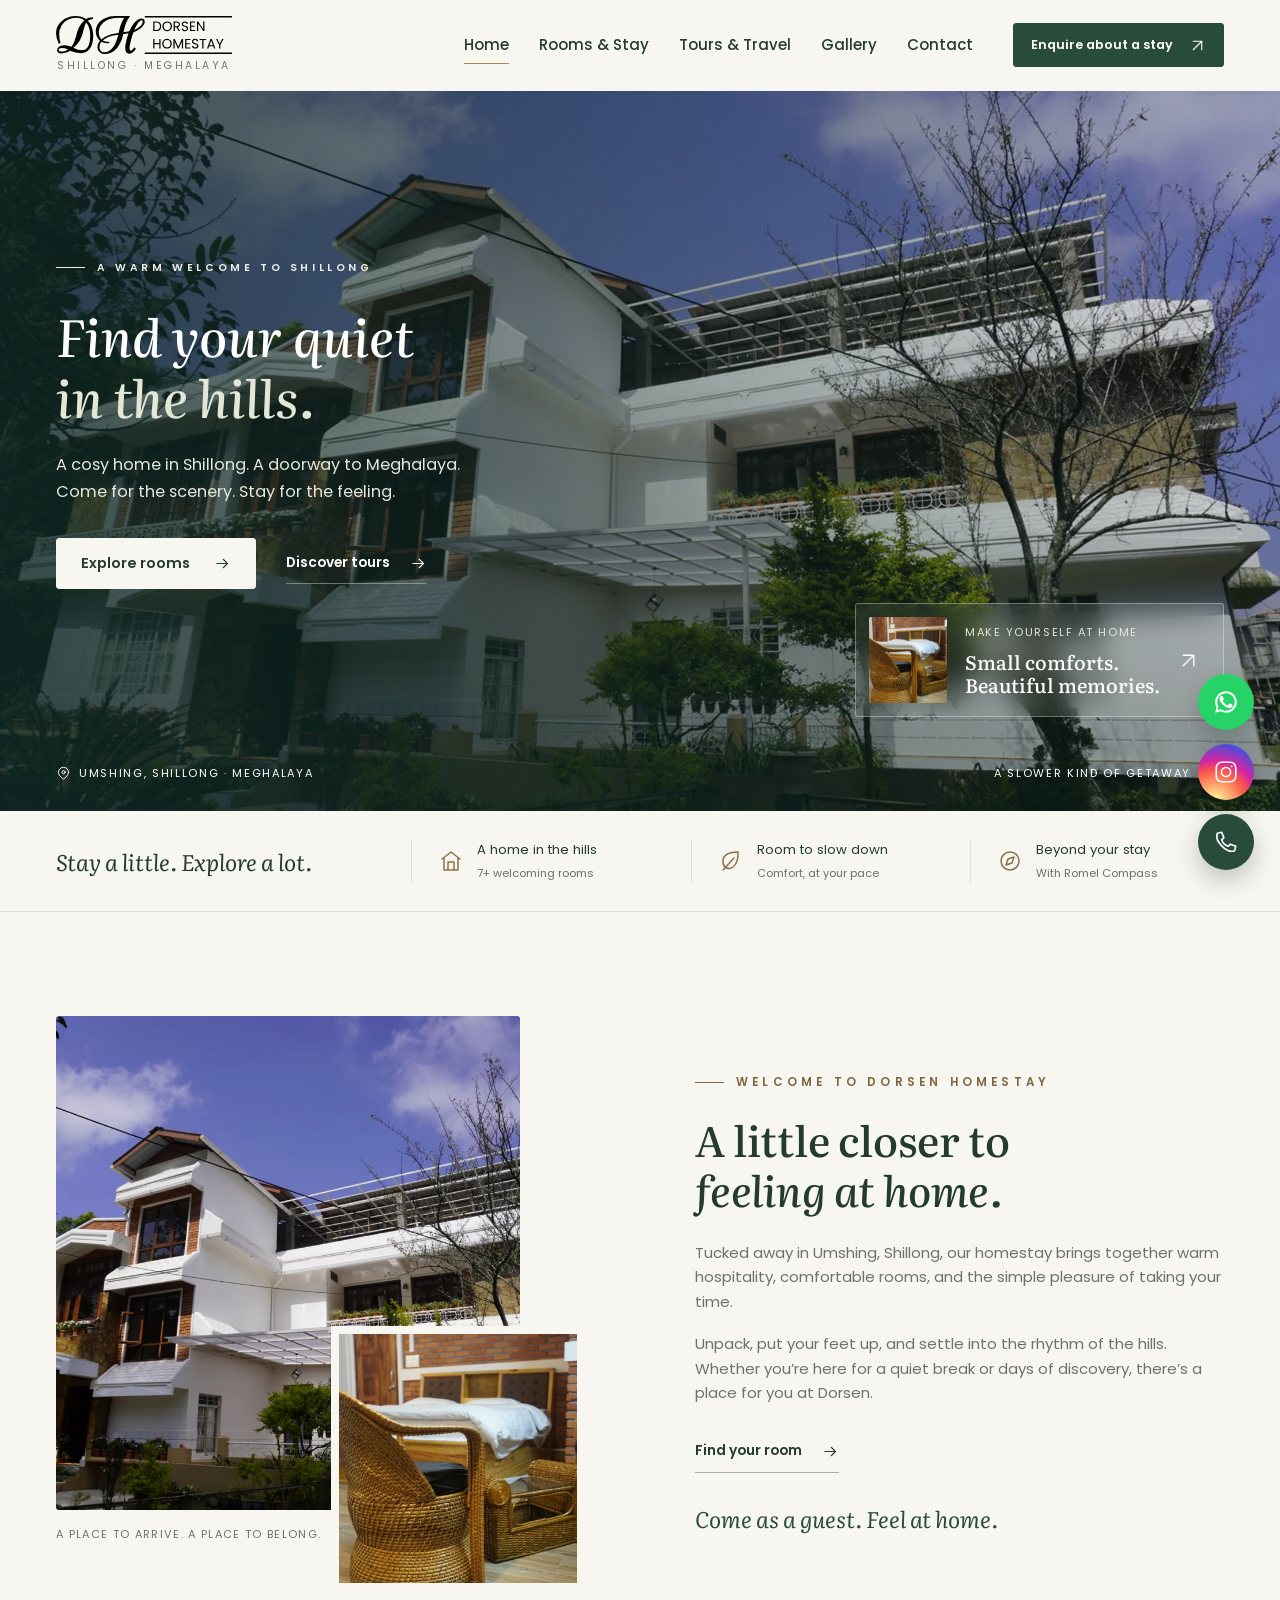
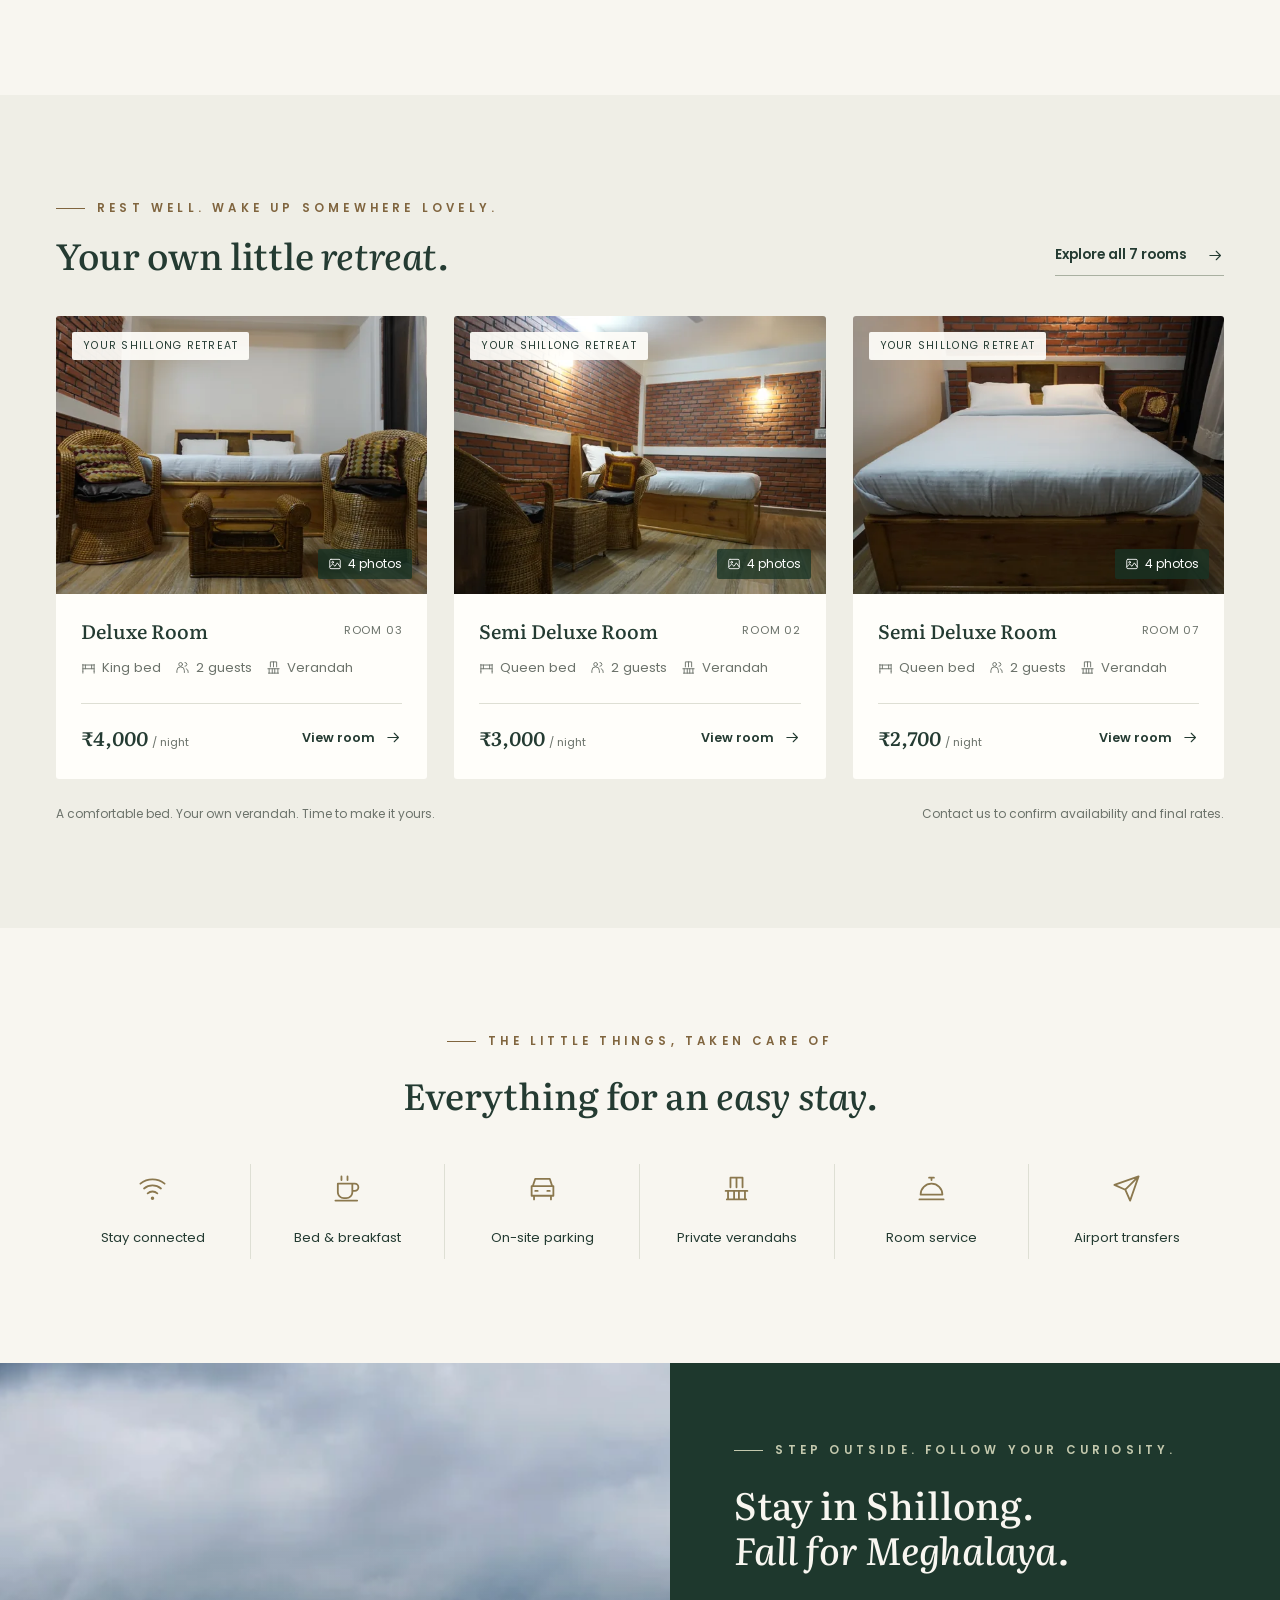
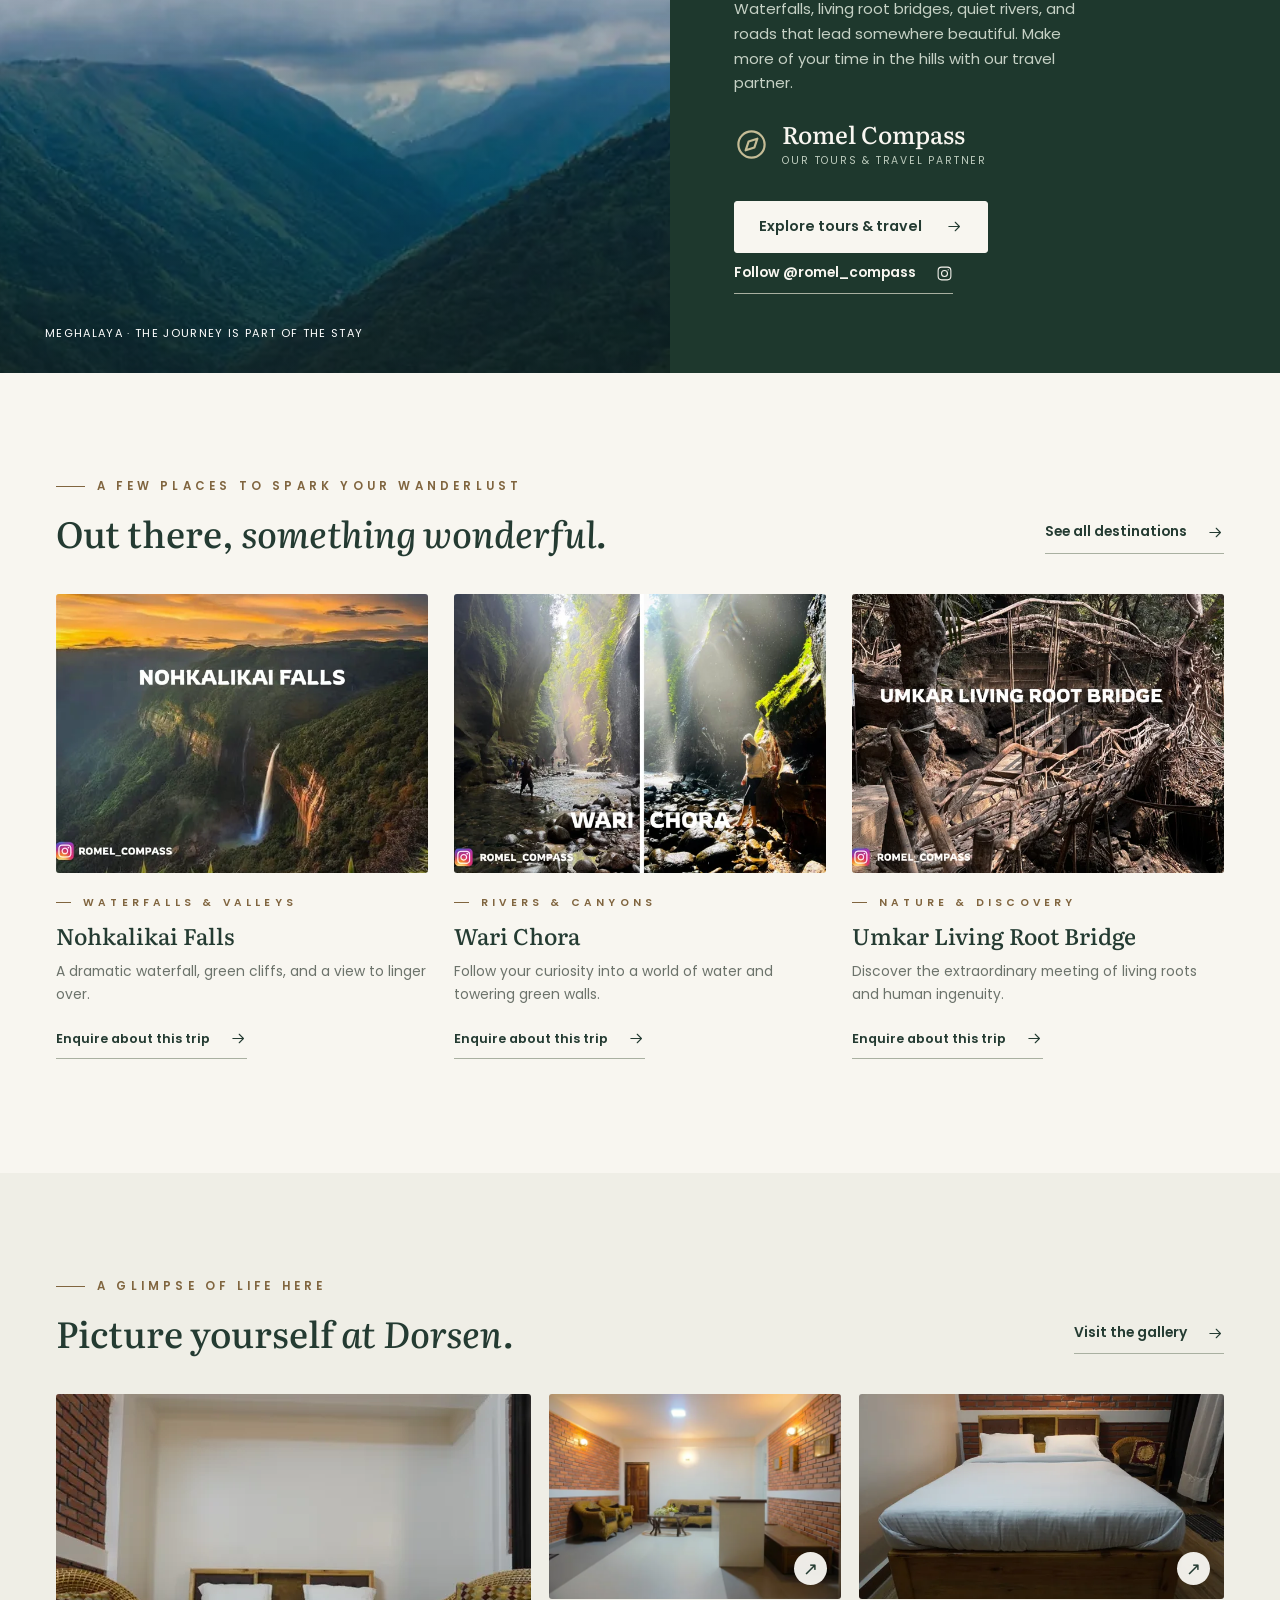
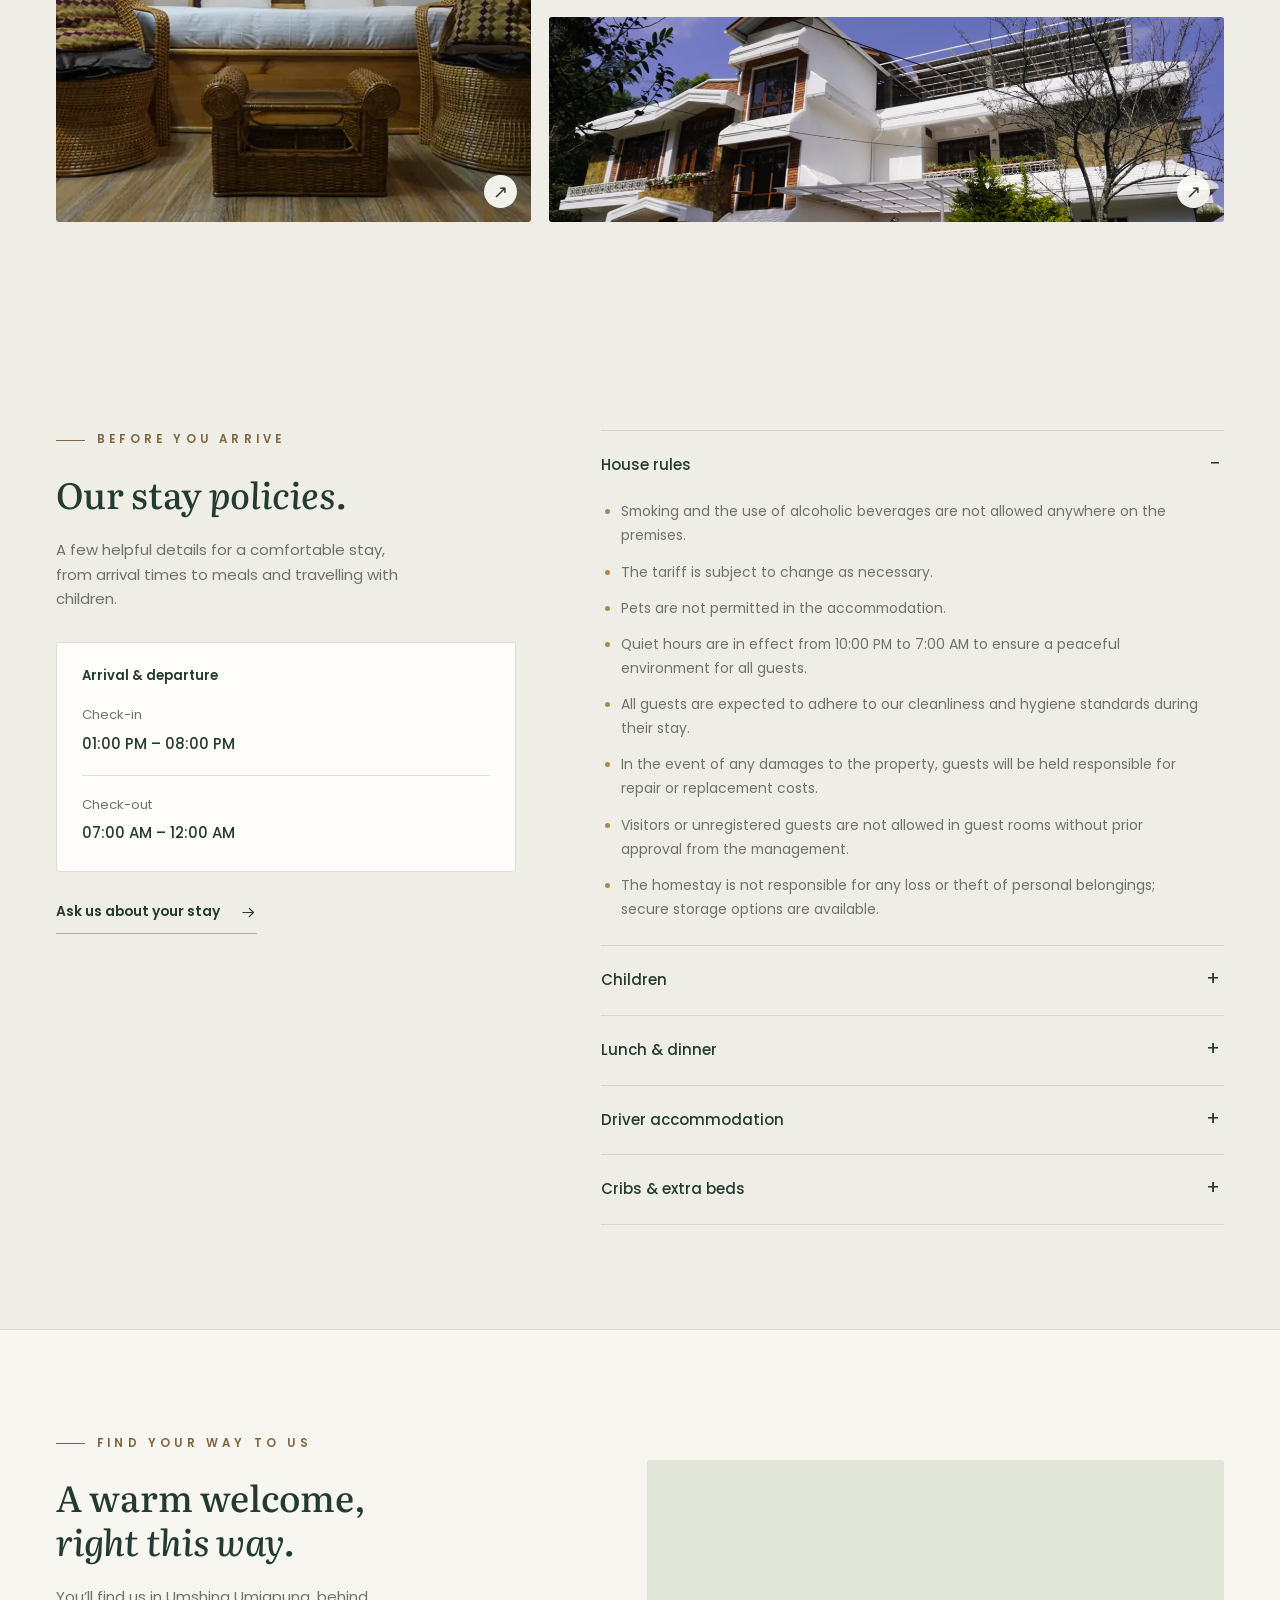
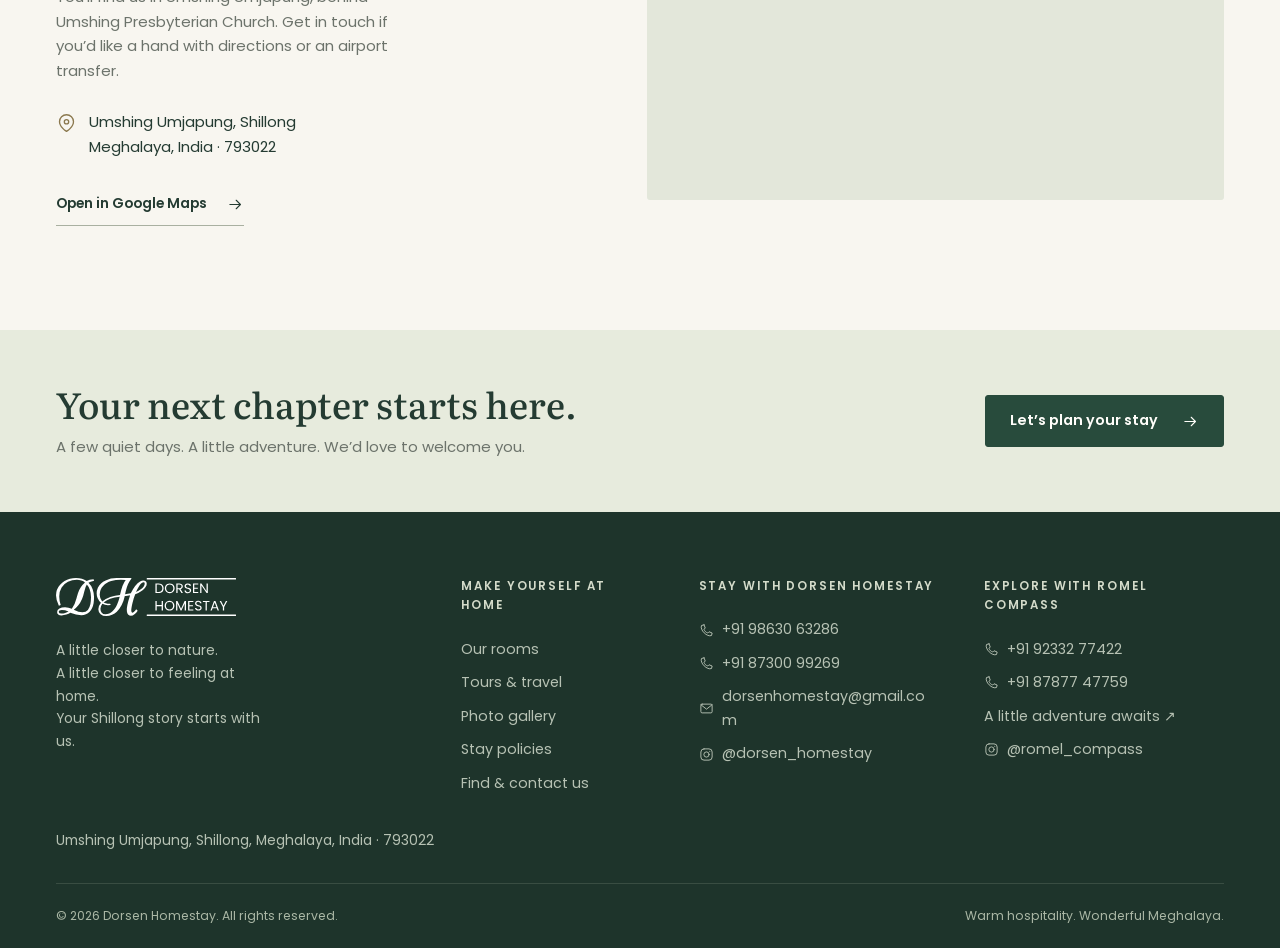
<file: index.html>
<!doctype html>
<html lang="en">
  <head>
    <meta charset="UTF-8" />
    <meta name="viewport" content="width=device-width, initial-scale=1" />
    <meta name="theme-color" content="#284b3c" />
    <title>Dorsen Homestay | A warm welcome to Shillong</title>
    <meta
      name="description"
      content="Find your quiet in the hills at Dorsen Homestay, Shillong. Explore our seven welcoming rooms and discover Meghalaya with Romel Compass Tours & Travels."
    />
    <link rel="canonical" href="https://dorsenhomestay.com/" />
    <meta
      property="og:title"
      content="Dorsen Homestay | A warm welcome to Shillong"
    />
    <meta
      property="og:description"
      content="Find your quiet in the hills at Dorsen Homestay, Shillong. Explore our seven welcoming rooms and discover Meghalaya with Romel Compass Tours & Travels."
    />
    <meta property="og:type" content="website" />
    <meta property="og:url" content="https://dorsenhomestay.com/" />
    <meta property="og:site_name" content="Dorsen Homestay" />
    <meta property="og:locale" content="en_IN" />
    <meta
      property="og:image"
      content="https://dorsenhomestay.com/res/media/optimized/front-entrance-1-1-1280.webp"
    />
    <meta property="og:image:width" content="1280" />
    <meta property="og:image:height" content="855" />
    <meta
      property="og:image:alt"
      content="The front entrance of Dorsen Homestay in Shillong"
    />
    <meta name="twitter:card" content="summary_large_image" />
    <meta
      name="twitter:title"
      content="Dorsen Homestay | A warm welcome to Shillong"
    />
    <meta
      name="twitter:description"
      content="Find your quiet in the hills at Dorsen Homestay, Shillong. Explore our seven welcoming rooms and discover Meghalaya with Romel Compass Tours & Travels."
    />
    <meta
      name="twitter:image"
      content="https://dorsenhomestay.com/res/media/optimized/front-entrance-1-1-1280.webp"
    />
    <link
      rel="icon"
      href="res/media/logo/dorsen-homestay-favicon.svg"
      type="image/svg+xml"
    />
    <link
      rel="apple-touch-icon"
      href="res/media/logo/dorsen-homestay-favicon.png"
    />
    <link rel="preconnect" href="https://fonts.googleapis.com" />
    <link rel="preconnect" href="https://fonts.gstatic.com" crossorigin />
    <link
      href="https://fonts.googleapis.com/css2?family=Literata:ital,opsz,wght@0,7..72,400;0,7..72,500;0,7..72,600;1,7..72,400;1,7..72,500;1,7..72,600&family=Poppins:ital,wght@0,400;0,500;0,600;0,700;1,400&display=swap"
      rel="stylesheet"
    />
    <link
      rel="preload"
      as="image"
      href="res/media/optimized/front-entrance-1-1-1280.webp"
      imagesrcset="res/media/optimized/front-entrance-1-1-640.webp 640w, res/media/optimized/front-entrance-1-1-1280.webp 1280w"
      imagesizes="100vw"
    />
    <link rel="stylesheet" href="res/css/site.css?v=3" />
    <script>
      document.documentElement.classList.add("js");
    </script>
    <script src="res/js/site.js?v=2" defer></script>
    <noscript
      ><style>
        .contact-tabs,
        .filter-bar {
          display: none;
        }
        .tour-enquiry[hidden] {
          display: block !important;
          margin-top: 30px;
        }
      </style></noscript
    >
    <script type="application/ld+json">
      {
        "@context": "https://schema.org",
        "@type": "LodgingBusiness",
        "name": "Dorsen Homestay",
        "image": "https://dorsenhomestay.com/res/media/optimized/front-entrance-1-1-1280.webp",
        "url": "https://dorsenhomestay.com/",
        "telephone": "+91-98630-63286",
        "priceRange": "₹2,700–₹4,000",
        "address": {
          "@type": "PostalAddress",
          "streetAddress": "Umshing Umjapung",
          "addressLocality": "Shillong",
          "addressRegion": "Meghalaya",
          "postalCode": "793022",
          "addressCountry": "IN"
        },
        "sameAs": ["https://www.instagram.com/dorsen_homestay"]
      }
    </script>
  </head>
  <body>
    <svg
      aria-hidden="true"
      xmlns="http://www.w3.org/2000/svg"
      style="position: absolute; width: 0; height: 0; overflow: hidden"
    >
      <symbol id="icon-arrow" viewBox="0 0 24 24">
        <path d="M4 12h15m-6-6 6 6-6 6" />
      </symbol>
      <symbol id="icon-up-right" viewBox="0 0 24 24">
        <path d="M6 18 18 6M6 6h12v12" />
      </symbol>
      <symbol id="icon-down" viewBox="0 0 24 24">
        <path d="M12 4v15m-6-6 6 6 6-6" />
      </symbol>
      <symbol id="icon-pin" viewBox="0 0 24 24">
        <path d="M20 10c0 6-8 11-8 11S4 16 4 10a8 8 0 1 1 16 0Z" />
        <circle cx="12" cy="10" r="2.5" />
      </symbol>
      <symbol id="icon-bed" viewBox="0 0 24 24">
        <path d="M3 18V7m18 11V7M3 14h18M3 18v3m18-3v3M3 8h18M7 8v6m10-6v6" />
      </symbol>
      <symbol id="icon-people" viewBox="0 0 24 24">
        <circle cx="9" cy="7" r="3" />
        <path
          d="M3 20v-3a6 6 0 0 1 12 0v3M16 4a3 3 0 0 1 0 6m2 4a5 5 0 0 1 3 5v1"
        />
      </symbol>
      <symbol id="icon-leaf" viewBox="0 0 24 24">
        <path d="M19 3C8 3 3 7 4 14c1 5 6 7 10 4 5-4 5-10 5-15ZM4 21 15 9" />
      </symbol>
      <symbol id="icon-coffee" viewBox="0 0 24 24">
        <path
          d="M4 8h12v7a5 5 0 0 1-5 5H9a5 5 0 0 1-5-5V8Zm12 0h2a3 3 0 0 1 0 6h-2M2 22h18M7 2v3m5-3v3"
        />
      </symbol>
      <symbol id="icon-wifi" viewBox="0 0 24 24">
        <path
          d="M2 8a16 16 0 0 1 20 0M5 12a11 11 0 0 1 14 0m-11 4a6 6 0 0 1 8 0"
        />
        <circle cx="12" cy="20" r=".7" />
      </symbol>
      <symbol id="icon-car" viewBox="0 0 24 24">
        <path d="m4 10 2-6h12l2 6M3 10h18v8H3v-8Zm2 8v3m14-3v3M6 14h2m8 0h2" />
      </symbol>
      <symbol id="icon-balcony" viewBox="0 0 24 24">
        <path
          d="M3 14h18M4 21h16M5 14v7m5-7v7m4-7v7m5-7v7M7 11V3h10v8M12 3v8"
        />
      </symbol>
      <symbol id="icon-service" viewBox="0 0 24 24">
        <path d="M3 17a9 9 0 0 1 18 0H3Zm-1 4h20M12 5V3m-2 0h4" />
      </symbol>
      <symbol id="icon-compass" viewBox="0 0 24 24">
        <circle cx="12" cy="12" r="9" />
        <path d="m16 8-2 6-6 2 2-6 6-2Z" />
      </symbol>
      <symbol id="icon-phone" viewBox="0 0 24 24">
        <path d="m8 3-4 1c-3 7 9 19 16 16l1-4-5-2-2 2c-3-1-5-3-6-6l2-2-2-5Z" />
      </symbol>
      <symbol id="icon-mail" viewBox="0 0 24 24">
        <rect x="3" y="5" width="18" height="14" rx="2" />
        <path d="m3 6 9 7 9-7" />
      </symbol>
      <symbol id="icon-photo" viewBox="0 0 24 24">
        <rect x="3" y="4" width="18" height="16" rx="2" />
        <circle cx="8" cy="9" r="1.5" />
        <path d="m3 17 5-5 4 4 4-6 5 7" />
      </symbol>
      <symbol id="icon-close" viewBox="0 0 24 24">
        <path d="m6 6 12 12M6 18 18 6" />
      </symbol>
      <symbol id="icon-left" viewBox="0 0 24 24">
        <path d="m14 5-7 7 7 7" />
      </symbol>
      <symbol id="icon-right" viewBox="0 0 24 24">
        <path d="m10 5 7 7-7 7" />
      </symbol>
      <symbol id="icon-plane" viewBox="0 0 24 24">
        <path d="m22 2-7 20-4-9-9-4L22 2ZM11 13 22 2" />
      </symbol>
      <symbol id="icon-home" viewBox="0 0 24 24">
        <path d="m3 10 9-7 9 7M5 9v12h14V9M9 21v-8h6v8" />
      </symbol>
      <symbol id="icon-whatsapp" viewBox="0 0 24 24">
        <path
          fill="currentColor"
          stroke="none"
          d="M17.47 14.38c-.3-.15-1.76-.87-2.03-.97-.27-.1-.47-.15-.67.15-.2.3-.77.97-.94 1.16-.17.2-.35.22-.64.08-.3-.15-1.26-.47-2.39-1.48-.88-.79-1.48-1.76-1.65-2.06-.17-.3-.02-.46.13-.6.13-.14.3-.35.45-.52.15-.17.2-.3.3-.5.1-.2.05-.37-.02-.52-.08-.15-.67-1.61-.92-2.21-.24-.58-.49-.5-.67-.51-.17-.01-.37-.01-.57-.01-.2 0-.52.07-.79.37-.27.3-1.04 1.02-1.04 2.48s1.07 2.87 1.21 3.07c.15.2 2.1 3.2 5.08 4.49.71.31 1.26.49 1.69.62.71.23 1.36.2 1.87.12.57-.08 1.76-.72 2.01-1.41.25-.7.25-1.29.17-1.42-.07-.12-.27-.2-.57-.35Z"
        /><path
          fill="currentColor"
          stroke="none"
          d="M12 2C6.48 2 2 6.48 2 12c0 1.76.46 3.42 1.28 4.85L2 22l5.31-1.36A9.95 9.95 0 0 0 12 22c5.52 0 10-4.48 10-10S17.52 2 12 2Zm0 18.02c-1.6 0-3.09-.44-4.36-1.2l-.31-.19-3.15.83.84-3.08-.2-.32A7.94 7.94 0 0 1 4.01 12c0-4.42 3.58-8 8-8s8 3.58 8 8-3.6 8.02-8.01 8.02Z"
        />
      </symbol>
      <symbol id="icon-instagram" viewBox="0 0 24 24">
        <rect x="3" y="3" width="18" height="18" rx="5" />
        <circle cx="12" cy="12" r="4.2" />
        <circle cx="17.2" cy="6.8" r=".9" fill="currentColor" stroke="none" />
      </symbol>
    </svg>
    <a class="skip-link" href="#main">Skip to content</a>
    <header class="site-header">
      <div class="container header-inner">
        <a class="brand" href="./" aria-label="Dorsen Homestay home"
          ><img
            src="res/media/logo/dorsen-homestay-dark.svg"
            alt="Dorsen Homestay"
            width="176"
            height="38"
          /><span class="brand-caption">Shillong · Meghalaya</span></a
        >
        <nav class="site-nav" id="site-navigation" aria-label="Main navigation">
          <a href="./" aria-current="page">Home</a
          ><a href="rooms/">Rooms & Stay</a><a href="tours/">Tours & Travel</a
          ><a href="gallery/">Gallery</a><a href="contact/">Contact</a>
          <div class="nav-mobile-contact">
            <a class="button" href="contact/?interest=stay#enquiry"
              >Enquire about a stay<svg
                class="icon"
                aria-hidden="true"
                focusable="false"
              >
                <use href="#icon-arrow" /></svg
            ></a>
            <p>Your home in the hills.<br />Umshing, Shillong, Meghalaya</p>
          </div>
        </nav>
        <a class="button header-cta" href="contact/?interest=stay#enquiry"
          >Enquire about a stay<svg
            class="icon"
            aria-hidden="true"
            focusable="false"
          >
            <use href="#icon-up-right" /></svg
        ></a>
        <button
          class="menu-toggle"
          type="button"
          aria-label="Open navigation"
          aria-expanded="false"
          aria-controls="site-navigation"
        >
          <span></span><span></span>
        </button>
      </div>
    </header>
    <main id="main" tabindex="-1">
      <section class="hero" aria-labelledby="hero-title">
        <img
          class="hero-image"
          src="res/media/optimized/front-entrance-1-1-1280.webp"
          srcset="
            res/media/optimized/front-entrance-1-1-640.webp   640w,
            res/media/optimized/front-entrance-1-1-1280.webp 1280w
          "
          sizes="100vw"
          width="1280"
          height="855"
          alt="The front entrance of Dorsen Homestay in Shillong"
          fetchpriority="high"
          decoding="async"
        />
        <div class="container hero-content">
          <div class="eyebrow">A warm welcome to Shillong</div>
          <h1 id="hero-title">Find your quiet<br /><em>in the hills.</em></h1>
          <p class="hero-copy">
            A cosy home in Shillong. A doorway to Meghalaya.<br />Come for the
            scenery. Stay for the feeling.
          </p>
          <div class="hero-actions">
            <a class="button button-light" href="rooms/"
              >Explore rooms<svg
                class="icon"
                aria-hidden="true"
                focusable="false"
              >
                <use href="#icon-arrow" /></svg></a
            ><a class="text-link" href="tours/"
              >Discover tours<svg
                class="icon"
                aria-hidden="true"
                focusable="false"
              >
                <use href="#icon-arrow" /></svg
            ></a>
          </div>
        </div>
        <a class="hero-note" href="rooms/"
          ><img
            class=""
            src="res/media/optimized/hero-image-1280.webp"
            srcset="
              res/media/optimized/hero-image-640.webp   640w,
              res/media/optimized/hero-image-1280.webp 1280w
            "
            sizes="80px"
            width="1280"
            height="855"
            alt="A warm, welcoming room at Dorsen Homestay"
            loading="lazy"
            decoding="async" />
          <div>
            <span>Make yourself at home</span
            ><strong
              >Small comforts.<br />
              Beautiful memories.</strong
            >
          </div>
          <svg class="icon" aria-hidden="true" focusable="false">
            <use href="#icon-up-right" /></svg
        ></a>
        <div class="container hero-bottom">
          <span class="hero-location"
            ><svg class="icon" aria-hidden="true" focusable="false">
              <use href="#icon-pin" /></svg
            >Umshing, Shillong · Meghalaya</span
          ><a class="hero-scroll" href="#welcome"
            >A slower kind of getaway<svg
              class="icon"
              aria-hidden="true"
              focusable="false"
            >
              <use href="#icon-down" /></svg
          ></a>
        </div>
      </section>
      <div class="welcome-strip">
        <div class="container strip-inner">
          <div class="strip-title">Stay a little. Explore a lot.</div>
          <div class="strip-item">
            <svg class="icon" aria-hidden="true" focusable="false">
              <use href="#icon-home" />
            </svg>
            <div>
              <strong>A home in the hills</strong
              ><small>7+ welcoming rooms</small>
            </div>
          </div>
          <div class="strip-item">
            <svg class="icon" aria-hidden="true" focusable="false">
              <use href="#icon-leaf" />
            </svg>
            <div>
              <strong>Room to slow down</strong
              ><small>Comfort, at your pace</small>
            </div>
          </div>
          <div class="strip-item">
            <svg class="icon" aria-hidden="true" focusable="false">
              <use href="#icon-compass" />
            </svg>
            <div>
              <strong>Beyond your stay</strong><small>With Romel Compass</small>
            </div>
          </div>
        </div>
      </div>
      <section class="section" id="welcome">
        <div class="container intro-grid">
          <div class="intro-photos reveal">
            <img
              class="property-image"
              src="res/media/optimized/front-entrance-1-1-1280.webp"
              srcset="
                res/media/optimized/front-entrance-1-1-640.webp   640w,
                res/media/optimized/front-entrance-1-1-1280.webp 1280w
              "
              sizes="(max-width: 640px) 100vw, 50vw"
              width="1280"
              height="855"
              alt="The welcoming exterior of Dorsen Homestay in Shillong"
              loading="lazy"
              decoding="async"
            /><img
              class="detail-image"
              src="res/media/optimized/hero-image-1280.webp"
              srcset="
                res/media/optimized/hero-image-640.webp   640w,
                res/media/optimized/hero-image-1280.webp 1280w
              "
              sizes="25vw"
              width="1280"
              height="855"
              alt="Wicker chairs and a comfortable bed inside Dorsen Homestay"
              loading="lazy"
              decoding="async"
            />
            <div class="photo-caption">
              A place to arrive. A place to belong.
            </div>
          </div>
          <div class="intro-copy reveal">
            <div class="eyebrow">Welcome to Dorsen Homestay</div>
            <h2>A little closer to<br /><em>feeling at home.</em></h2>
            <p>
              Tucked away in Umshing, Shillong, our homestay brings together
              warm hospitality, comfortable rooms, and the simple pleasure of
              taking your time.
            </p>
            <p>
              Unpack, put your feet up, and settle into the rhythm of the hills.
              Whether you’re here for a quiet break or days of discovery,
              there’s a place for you at Dorsen.
            </p>
            <a class="text-link" href="rooms/"
              >Find your room<svg
                class="icon"
                aria-hidden="true"
                focusable="false"
              >
                <use href="#icon-arrow" /></svg
            ></a>
            <div class="signature">Come as a guest. Feel at home.</div>
          </div>
        </div>
      </section>
      <section class="section rooms-section">
        <div class="container">
          <div class="section-head reveal">
            <div>
              <div class="eyebrow">Rest well. Wake up somewhere lovely.</div>
              <h2>Your own little <em>retreat.</em></h2>
            </div>
            <a class="text-link" href="rooms/"
              >Explore all 7 rooms<svg
                class="icon"
                aria-hidden="true"
                focusable="false"
              >
                <use href="#icon-arrow" /></svg
            ></a>
          </div>
          <div class="room-grid">
            <article
              class="room-card reveal"
              id="room-3"
              data-collection="rooms"
              data-category="deluxe"
            >
              <a
                class="room-photo"
                href="res/media/optimized/room-3-1-1280.webp"
                data-gallery='[{"src": "res/media/optimized/room-3-1-1280.webp", "alt": "Deluxe Room, room 3 \u2014 view 1"}, {"src": "res/media/optimized/room-3-2-1280.webp", "alt": "Deluxe Room, room 3 \u2014 view 2"}, {"src": "res/media/optimized/room-3-3-1280.webp", "alt": "Deluxe Room, room 3 \u2014 view 3"}, {"src": "res/media/optimized/room-3-4-1280.webp", "alt": "Deluxe Room, room 3 \u2014 bathroom"}]'
                data-gallery-title="Deluxe Room · Room 03"
                aria-label="View four photos of Deluxe Room, room 3"
                ><img
                  class=""
                  src="res/media/optimized/room-3-1-1280.webp"
                  srcset="
                    res/media/optimized/room-3-1-640.webp   640w,
                    res/media/optimized/room-3-1-1280.webp 1280w
                  "
                  sizes="(max-width: 640px) 100vw, (max-width: 900px) 50vw, 33vw"
                  width="1280"
                  height="855"
                  alt="Deluxe Room at Dorsen Homestay, room 3"
                  loading="lazy"
                  decoding="async"
                /><span class="room-tag">Your Shillong retreat</span
                ><span class="photo-count"
                  ><svg class="icon" aria-hidden="true" focusable="false">
                    <use href="#icon-photo" /></svg
                  >4 photos</span
                ></a
              >
              <div class="room-body">
                <div class="room-title-row">
                  <h3>Deluxe Room</h3>
                  <span class="room-number">ROOM 03</span>
                </div>
                <div class="room-features">
                  <span
                    ><svg class="icon" aria-hidden="true" focusable="false">
                      <use href="#icon-bed" /></svg
                    >King bed</span
                  ><span
                    ><svg class="icon" aria-hidden="true" focusable="false">
                      <use href="#icon-people" /></svg
                    >2 guests</span
                  ><span
                    ><svg class="icon" aria-hidden="true" focusable="false">
                      <use href="#icon-balcony" /></svg
                    >Verandah</span
                  >
                </div>
                <div class="room-bottom">
                  <span class="room-price">₹4,000 <small>/ night</small></span
                  ><a class="text-link" href="rooms/#room-3"
                    >View room<svg
                      class="icon"
                      aria-hidden="true"
                      focusable="false"
                    >
                      <use href="#icon-arrow" /></svg
                  ></a>
                </div>
              </div>
            </article>
            <article
              class="room-card reveal"
              id="room-2"
              data-collection="rooms"
              data-category="semi-deluxe"
            >
              <a
                class="room-photo"
                href="res/media/optimized/room-2-1-1280.webp"
                data-gallery='[{"src": "res/media/optimized/room-2-1-1280.webp", "alt": "Semi Deluxe Room, room 2 \u2014 view 1"}, {"src": "res/media/optimized/room-2-2-1280.webp", "alt": "Semi Deluxe Room, room 2 \u2014 view 2"}, {"src": "res/media/optimized/room-2-3-1280.webp", "alt": "Semi Deluxe Room, room 2 \u2014 view 3"}, {"src": "res/media/optimized/room-2-4-1280.webp", "alt": "Semi Deluxe Room, room 2 \u2014 bathroom"}]'
                data-gallery-title="Semi Deluxe Room · Room 02"
                aria-label="View four photos of Semi Deluxe Room, room 2"
                ><img
                  class=""
                  src="res/media/optimized/room-2-1-1280.webp"
                  srcset="
                    res/media/optimized/room-2-1-640.webp   640w,
                    res/media/optimized/room-2-1-1280.webp 1280w
                  "
                  sizes="(max-width: 640px) 100vw, (max-width: 900px) 50vw, 33vw"
                  width="1280"
                  height="855"
                  alt="Semi Deluxe Room at Dorsen Homestay, room 2"
                  loading="lazy"
                  decoding="async"
                /><span class="room-tag">Your Shillong retreat</span
                ><span class="photo-count"
                  ><svg class="icon" aria-hidden="true" focusable="false">
                    <use href="#icon-photo" /></svg
                  >4 photos</span
                ></a
              >
              <div class="room-body">
                <div class="room-title-row">
                  <h3>Semi Deluxe Room</h3>
                  <span class="room-number">ROOM 02</span>
                </div>
                <div class="room-features">
                  <span
                    ><svg class="icon" aria-hidden="true" focusable="false">
                      <use href="#icon-bed" /></svg
                    >Queen bed</span
                  ><span
                    ><svg class="icon" aria-hidden="true" focusable="false">
                      <use href="#icon-people" /></svg
                    >2 guests</span
                  ><span
                    ><svg class="icon" aria-hidden="true" focusable="false">
                      <use href="#icon-balcony" /></svg
                    >Verandah</span
                  >
                </div>
                <div class="room-bottom">
                  <span class="room-price">₹3,000 <small>/ night</small></span
                  ><a class="text-link" href="rooms/#room-2"
                    >View room<svg
                      class="icon"
                      aria-hidden="true"
                      focusable="false"
                    >
                      <use href="#icon-arrow" /></svg
                  ></a>
                </div>
              </div>
            </article>
            <article
              class="room-card reveal"
              id="room-7"
              data-collection="rooms"
              data-category="semi-deluxe"
            >
              <a
                class="room-photo"
                href="res/media/optimized/room-7-1-1280.webp"
                data-gallery='[{"src": "res/media/optimized/room-7-1-1280.webp", "alt": "Semi Deluxe Room, room 7 \u2014 view 1"}, {"src": "res/media/optimized/room-7-2-1280.webp", "alt": "Semi Deluxe Room, room 7 \u2014 view 2"}, {"src": "res/media/optimized/room-7-3-1280.webp", "alt": "Semi Deluxe Room, room 7 \u2014 view 3"}, {"src": "res/media/optimized/room-7-4-1280.webp", "alt": "Semi Deluxe Room, room 7 \u2014 bathroom"}]'
                data-gallery-title="Semi Deluxe Room · Room 07"
                aria-label="View four photos of Semi Deluxe Room, room 7"
                ><img
                  class=""
                  src="res/media/optimized/room-7-1-1280.webp"
                  srcset="
                    res/media/optimized/room-7-1-640.webp   640w,
                    res/media/optimized/room-7-1-1280.webp 1280w
                  "
                  sizes="(max-width: 640px) 100vw, (max-width: 900px) 50vw, 33vw"
                  width="1280"
                  height="855"
                  alt="Semi Deluxe Room at Dorsen Homestay, room 7"
                  loading="lazy"
                  decoding="async"
                /><span class="room-tag">Your Shillong retreat</span
                ><span class="photo-count"
                  ><svg class="icon" aria-hidden="true" focusable="false">
                    <use href="#icon-photo" /></svg
                  >4 photos</span
                ></a
              >
              <div class="room-body">
                <div class="room-title-row">
                  <h3>Semi Deluxe Room</h3>
                  <span class="room-number">ROOM 07</span>
                </div>
                <div class="room-features">
                  <span
                    ><svg class="icon" aria-hidden="true" focusable="false">
                      <use href="#icon-bed" /></svg
                    >Queen bed</span
                  ><span
                    ><svg class="icon" aria-hidden="true" focusable="false">
                      <use href="#icon-people" /></svg
                    >2 guests</span
                  ><span
                    ><svg class="icon" aria-hidden="true" focusable="false">
                      <use href="#icon-balcony" /></svg
                    >Verandah</span
                  >
                </div>
                <div class="room-bottom">
                  <span class="room-price">₹2,700 <small>/ night</small></span
                  ><a class="text-link" href="rooms/#room-7"
                    >View room<svg
                      class="icon"
                      aria-hidden="true"
                      focusable="false"
                    >
                      <use href="#icon-arrow" /></svg
                  ></a>
                </div>
              </div>
            </article>
          </div>
          <div class="section-footnote">
            <span
              >A comfortable bed. Your own verandah. Time to make it
              yours.</span
            ><span>Contact us to confirm availability and final rates.</span>
          </div>
        </div>
      </section>
      <section class="section">
        <div class="container">
          <div class="amenity-heading reveal">
            <div class="eyebrow">The little things, taken care of</div>
            <h2>Everything for an <em>easy stay.</em></h2>
          </div>
          <div class="amenity-grid reveal">
            <div class="amenity">
              <svg class="icon" aria-hidden="true" focusable="false">
                <use href="#icon-wifi" /></svg
              ><span>Stay connected</span>
            </div>
            <div class="amenity">
              <svg class="icon" aria-hidden="true" focusable="false">
                <use href="#icon-coffee" /></svg
              ><span>Bed & breakfast</span>
            </div>
            <div class="amenity">
              <svg class="icon" aria-hidden="true" focusable="false">
                <use href="#icon-car" /></svg
              ><span>On-site parking</span>
            </div>
            <div class="amenity">
              <svg class="icon" aria-hidden="true" focusable="false">
                <use href="#icon-balcony" /></svg
              ><span>Private verandahs</span>
            </div>
            <div class="amenity">
              <svg class="icon" aria-hidden="true" focusable="false">
                <use href="#icon-service" /></svg
              ><span>Room service</span>
            </div>
            <div class="amenity">
              <svg class="icon" aria-hidden="true" focusable="false">
                <use href="#icon-plane" /></svg
              ><span>Airport transfers</span>
            </div>
          </div>
        </div>
      </section>
      <section class="explore-section">
        <div class="explore-visual">
          <img
            class="explore-image"
            src="res/media/optimized/shillong-1280.webp"
            srcset="
              res/media/optimized/shillong-640.webp   640w,
              res/media/optimized/shillong-1280.webp 1280w
            "
            sizes="(max-width: 640px) 100vw, 50vw"
            width="1280"
            height="853"
            alt="Misty valleys and forested hills in Meghalaya"
            loading="lazy"
            decoding="async"
          /><span class="photo-caption"
            >Meghalaya · The journey is part of the stay</span
          >
        </div>
        <div class="explore-content reveal">
          <div class="eyebrow">Step outside. Follow your curiosity.</div>
          <h2>Stay in Shillong.<br /><em>Fall for Meghalaya.</em></h2>
          <p>
            Waterfalls, living root bridges, quiet rivers, and roads that lead
            somewhere beautiful. Make more of your time in the hills with our
            travel partner.
          </p>
          <div class="partner-mark">
            <svg class="icon" aria-hidden="true" focusable="false">
              <use href="#icon-compass" />
            </svg>
            <div>
              <strong>Romel Compass</strong
              ><small>Our tours & travel partner</small>
            </div>
          </div>
          <a class="button button-light" href="tours/"
            >Explore tours & travel<svg
              class="icon"
              aria-hidden="true"
              focusable="false"
            >
              <use href="#icon-arrow" /></svg></a
          ><a
            class="text-link"
            href="https://www.instagram.com/romel_compass"
            target="_blank"
            rel="noopener"
            >Follow @romel_compass<svg
              class="icon"
              aria-hidden="true"
              focusable="false"
            >
              <use href="#icon-instagram" /></svg
          ></a>
        </div>
      </section>
      <section class="section">
        <div class="container">
          <div class="section-head reveal">
            <div>
              <div class="eyebrow">A few places to spark your wanderlust</div>
              <h2>Out there, <em>something wonderful.</em></h2>
            </div>
            <a class="text-link" href="tours/#destinations"
              >See all destinations<svg
                class="icon"
                aria-hidden="true"
                focusable="false"
              >
                <use href="#icon-arrow" /></svg
            ></a>
          </div>
          <div class="destination-grid">
            <article class="destination-card reveal">
              <a
                class="destination-photo"
                href="res/media/optimized/romel-compass-11-1280.webp"
                data-gallery='[{"src": "res/media/optimized/romel-compass-11-1280.webp", "alt": "Nohkalikai Falls \u2014 photograph from Romel Compass"}]'
                data-gallery-title="Nohkalikai Falls"
                aria-label="View photograph of Nohkalikai Falls"
                ><img
                  class=""
                  src="res/media/optimized/romel-compass-11-1280.webp"
                  srcset="
                    res/media/optimized/romel-compass-11-640.webp   640w,
                    res/media/optimized/romel-compass-11-1280.webp 1280w
                  "
                  sizes="(max-width: 640px) 100vw, 33vw"
                  width="1280"
                  height="960"
                  alt="Nohkalikai Falls — Romel Compass Tours &amp; Travels"
                  loading="lazy"
                  decoding="async"
              /></a>
              <div class="destination-info">
                <div class="eyebrow">Waterfalls & valleys</div>
                <h3>Nohkalikai Falls</h3>
                <p>
                  A dramatic waterfall, green cliffs, and a view to linger over.
                </p>
                <a
                  class="text-link"
                  href="contact/?interest=tours&amp;destination=Nohkalikai%20Falls#enquiry"
                  >Enquire about this trip<svg
                    class="icon"
                    aria-hidden="true"
                    focusable="false"
                  >
                    <use href="#icon-arrow" /></svg
                ></a>
              </div>
            </article>
            <article class="destination-card reveal">
              <a
                class="destination-photo"
                href="res/media/optimized/romel-compass-9-1280.webp"
                data-gallery='[{"src": "res/media/optimized/romel-compass-9-1280.webp", "alt": "Wari Chora \u2014 photograph from Romel Compass"}]'
                data-gallery-title="Wari Chora"
                aria-label="View photograph of Wari Chora"
                ><img
                  class=""
                  src="res/media/optimized/romel-compass-9-1280.webp"
                  srcset="
                    res/media/optimized/romel-compass-9-640.webp   640w,
                    res/media/optimized/romel-compass-9-1280.webp 1280w
                  "
                  sizes="(max-width: 640px) 100vw, 33vw"
                  width="1280"
                  height="960"
                  alt="Wari Chora — Romel Compass Tours &amp; Travels"
                  loading="lazy"
                  decoding="async"
              /></a>
              <div class="destination-info">
                <div class="eyebrow">Rivers & canyons</div>
                <h3>Wari Chora</h3>
                <p>
                  Follow your curiosity into a world of water and towering green
                  walls.
                </p>
                <a
                  class="text-link"
                  href="contact/?interest=tours&amp;destination=Wari%20Chora#enquiry"
                  >Enquire about this trip<svg
                    class="icon"
                    aria-hidden="true"
                    focusable="false"
                  >
                    <use href="#icon-arrow" /></svg
                ></a>
              </div>
            </article>
            <article class="destination-card reveal">
              <a
                class="destination-photo"
                href="res/media/optimized/romel-compass-6-1280.webp"
                data-gallery='[{"src": "res/media/optimized/romel-compass-6-1280.webp", "alt": "Umkar Living Root Bridge \u2014 photograph from Romel Compass"}]'
                data-gallery-title="Umkar Living Root Bridge"
                aria-label="View photograph of Umkar Living Root Bridge"
                ><img
                  class=""
                  src="res/media/optimized/romel-compass-6-1280.webp"
                  srcset="
                    res/media/optimized/romel-compass-6-640.webp   640w,
                    res/media/optimized/romel-compass-6-1280.webp 1280w
                  "
                  sizes="(max-width: 640px) 100vw, 33vw"
                  width="1280"
                  height="960"
                  alt="Umkar Living Root Bridge — Romel Compass Tours &amp; Travels"
                  loading="lazy"
                  decoding="async"
              /></a>
              <div class="destination-info">
                <div class="eyebrow">Nature & discovery</div>
                <h3>Umkar Living Root Bridge</h3>
                <p>
                  Discover the extraordinary meeting of living roots and human
                  ingenuity.
                </p>
                <a
                  class="text-link"
                  href="contact/?interest=tours&amp;destination=Umkar%20Living%20Root%20Bridge#enquiry"
                  >Enquire about this trip<svg
                    class="icon"
                    aria-hidden="true"
                    focusable="false"
                  >
                    <use href="#icon-arrow" /></svg
                ></a>
              </div>
            </article>
          </div>
        </div>
      </section>
      <section class="section gallery-section">
        <div class="container">
          <div class="section-head reveal">
            <div>
              <div class="eyebrow">A glimpse of life here</div>
              <h2>Picture yourself <em>at Dorsen.</em></h2>
            </div>
            <a class="text-link" href="gallery/"
              >Visit the gallery<svg
                class="icon"
                aria-hidden="true"
                focusable="false"
              >
                <use href="#icon-arrow" /></svg
            ></a>
          </div>
          <div class="gallery-preview reveal">
            <a
              class="gallery-tile"
              href="res/media/optimized/room-3-1-1280.webp"
              data-gallery='[{"src": "res/media/optimized/room-3-1-1280.webp", "alt": "A king bed and wicker seating in Deluxe Room 03"}]'
              data-gallery-title="A king bed and wicker seating in Deluxe Room 03"
              aria-label="View photo: A king bed and wicker seating in Deluxe Room 03"
              ><img
                class=""
                src="res/media/optimized/room-3-1-1280.webp"
                srcset="
                  res/media/optimized/room-3-1-640.webp   640w,
                  res/media/optimized/room-3-1-1280.webp 1280w
                "
                sizes="(max-width: 640px) 50vw, 33vw"
                width="1280"
                height="855"
                alt="A king bed and wicker seating in Deluxe Room 03"
                loading="lazy"
                decoding="async" /></a
            ><a
              class="gallery-tile"
              href="res/media/optimized/common-area-1-1280.webp"
              data-gallery='[{"src": "res/media/optimized/common-area-1-1280.webp", "alt": "The warm brick-lined common area"}]'
              data-gallery-title="The warm brick-lined common area"
              aria-label="View photo: The warm brick-lined common area"
              ><img
                class=""
                src="res/media/optimized/common-area-1-1280.webp"
                srcset="
                  res/media/optimized/common-area-1-640.webp   640w,
                  res/media/optimized/common-area-1-1280.webp 1280w
                "
                sizes="(max-width: 640px) 50vw, 33vw"
                width="1280"
                height="855"
                alt="The warm brick-lined common area"
                loading="lazy"
                decoding="async" /></a
            ><a
              class="gallery-tile"
              href="res/media/optimized/room-7-1-1280.webp"
              data-gallery='[{"src": "res/media/optimized/room-7-1-1280.webp", "alt": "A cosy queen bedroom at Dorsen"}]'
              data-gallery-title="A cosy queen bedroom at Dorsen"
              aria-label="View photo: A cosy queen bedroom at Dorsen"
              ><img
                class=""
                src="res/media/optimized/room-7-1-1280.webp"
                srcset="
                  res/media/optimized/room-7-1-640.webp   640w,
                  res/media/optimized/room-7-1-1280.webp 1280w
                "
                sizes="(max-width: 640px) 50vw, 33vw"
                width="1280"
                height="855"
                alt="A cosy queen bedroom at Dorsen"
                loading="lazy"
                decoding="async" /></a
            ><a
              class="gallery-tile"
              href="res/media/optimized/front-entrance-1-1-1280.webp"
              data-gallery='[{"src": "res/media/optimized/front-entrance-1-1-1280.webp", "alt": "The exterior of Dorsen Homestay"}]'
              data-gallery-title="The exterior of Dorsen Homestay"
              aria-label="View photo: The exterior of Dorsen Homestay"
              ><img
                class=""
                src="res/media/optimized/front-entrance-1-1-1280.webp"
                srcset="
                  res/media/optimized/front-entrance-1-1-640.webp   640w,
                  res/media/optimized/front-entrance-1-1-1280.webp 1280w
                "
                sizes="(max-width: 640px) 50vw, 33vw"
                width="1280"
                height="855"
                alt="The exterior of Dorsen Homestay"
                loading="lazy"
                decoding="async"
            /></a>
          </div>
        </div>
      </section>
      <section
        class="section policy-section"
        id="policy"
        aria-labelledby="policy-title"
      >
        <div class="container policy-grid">
          <div class="policy-intro">
            <div class="eyebrow">Before you arrive</div>
            <h2 id="policy-title">Our stay <em>policies.</em></h2>
            <p>
              A few helpful details for a comfortable stay, from arrival times
              to meals and travelling with children.
            </p>
            <div class="policy-times" aria-labelledby="policy-times-title">
              <h3 id="policy-times-title">Arrival &amp; departure</h3>
              <dl>
                <div class="policy-time">
                  <dt>Check-in</dt>
                  <dd>
                    <time datetime="13:00">01:00 PM</time> –
                    <time datetime="20:00">08:00 PM</time>
                  </dd>
                </div>
                <div class="policy-time">
                  <dt>Check-out</dt>
                  <dd>
                    <time datetime="07:00">07:00 AM</time> –
                    <time datetime="00:00">12:00 AM</time>
                  </dd>
                </div>
              </dl>
            </div>
            <a class="text-link" href="contact/"
              >Ask us about your stay<svg
                class="icon"
                aria-hidden="true"
                focusable="false"
              >
                <use href="#icon-arrow" /></svg
            ></a>
          </div>
          <div class="faq-list policy-list">
            <details open>
              <summary>House rules</summary>
              <ul class="policy-items">
                <li>
                  Smoking and the use of alcoholic beverages are not allowed
                  anywhere on the premises.
                </li>
                <li>The tariff is subject to change as necessary.</li>
                <li>Pets are not permitted in the accommodation.</li>
                <li>
                  Quiet hours are in effect from 10:00 PM to 7:00 AM to ensure a
                  peaceful environment for all guests.
                </li>
                <li>
                  All guests are expected to adhere to our cleanliness and
                  hygiene standards during their stay.
                </li>
                <li>
                  In the event of any damages to the property, guests will be
                  held responsible for repair or replacement costs.
                </li>
                <li>
                  Visitors or unregistered guests are not allowed in guest rooms
                  without prior approval from the management.
                </li>
                <li>
                  The homestay is not responsible for any loss or theft of
                  personal belongings; secure storage options are available.
                </li>
              </ul>
            </details>
            <details>
              <summary>Children</summary>
              <ul class="policy-items">
                <li>Children of all ages are welcome.</li>
                <li>
                  Children aged 6 and above are considered adults at our
                  property.
                </li>
              </ul>
            </details>
            <details>
              <summary>Lunch &amp; dinner</summary>
              <ul class="policy-items">
                <li>
                  Lunch and dinner are available to order, with local and
                  Chinese cuisine.
                </li>
                <li>Please order lunch before 9:00 AM.</li>
                <li>Please order dinner before 6:00 PM.</li>
              </ul>
            </details>
            <details>
              <summary>Driver accommodation</summary>
              <ul class="policy-items">
                <li>
                  A driver’s room is available for an additional ₹600 per night,
                  including bed and breakfast.
                </li>
              </ul>
            </details>
            <details>
              <summary>Cribs &amp; extra beds</summary>
              <ul class="policy-items">
                <li>There is no capacity for extra beds or cribs.</li>
              </ul>
            </details>
          </div>
        </div>
      </section>
      <section class="section">
        <div class="container visit-grid">
          <div class="visit-copy reveal">
            <div class="eyebrow">Find your way to us</div>
            <h2>A warm welcome,<br /><em>right this way.</em></h2>
            <p>
              You’ll find us in Umshing Umjapung, behind Umshing Presbyterian
              Church. Get in touch if you’d like a hand with directions or an
              airport transfer.
            </p>
            <div class="address-line">
              <svg class="icon" aria-hidden="true" focusable="false">
                <use href="#icon-pin" /></svg
              ><span
                >Umshing Umjapung, Shillong<br />Meghalaya, India · 793022</span
              >
            </div>
            <a
              class="text-link"
              href="https://maps.app.goo.gl/6ywpPAWsqRFxk5k4A"
              >Open in Google Maps<svg
                class="icon"
                aria-hidden="true"
                focusable="false"
              >
                <use href="#icon-arrow" /></svg
            ></a>
          </div>
          <div class="reveal">
            <iframe
              class="map-frame"
              title="Location of Dorsen Homestay in Umshing, Shillong"
              src="https://www.google.com/maps/embed?pb=!1m17!1m12!1m3!1d4474.041214086668!2d91.902428!3d25.605833!2m3!1f0!2f0!3f0!3m2!1i1024!2i768!4f13.1!3m2!1m1!2zMjXCsDM2JzIxLjAiTiA5McKwNTQnMDguNyJF!5e1!3m2!1sen!2sin!4v1697467953213!5m2!1sen!2sin"
              loading="lazy"
              referrerpolicy="no-referrer-when-downgrade"
              allowfullscreen
            ></iframe>
          </div>
        </div>
      </section>
      <section class="contact-banner">
        <div class="container">
          <div>
            <h2>Your next chapter starts here.</h2>
            <p>
              A few quiet days. A little adventure. We’d love to welcome you.
            </p>
          </div>
          <a class="button" href="contact/?interest=stay#enquiry"
            >Let’s plan your stay<svg
              class="icon"
              aria-hidden="true"
              focusable="false"
            >
              <use href="#icon-arrow" /></svg
          ></a>
        </div>
      </section>
    </main>
    <footer class="site-footer">
      <div class="container">
        <div class="footer-grid">
          <div class="footer-brand">
            <a href="./" aria-label="Dorsen Homestay home"
              ><img
                src="res/media/logo/dorsen-homestay-light.svg"
                alt="Dorsen Homestay"
                width="180"
                height="40"
            /></a>
            <p>
              A little closer to nature.<br />A little closer to feeling at
              home.<br />Your Shillong story starts with us.
            </p>
          </div>
          <div>
            <h2 class="footer-heading">Make yourself at home</h2>
            <nav class="footer-links" aria-label="Footer navigation">
              <a href="rooms/">Our rooms</a><a href="tours/">Tours & travel</a
              ><a href="gallery/">Photo gallery</a
              ><a href="#policy">Stay policies</a
              ><a href="contact/">Find & contact us</a>
            </nav>
          </div>
          <div>
            <h2 class="footer-heading">Stay with Dorsen Homestay</h2>
            <div class="footer-links">
              <a href="tel:+919863063286"
                ><svg class="icon" aria-hidden="true" focusable="false">
                  <use href="#icon-phone" /></svg
                >+91 98630 63286</a
              ><a href="tel:+918730099269"
                ><svg class="icon" aria-hidden="true" focusable="false">
                  <use href="#icon-phone" /></svg
                >+91 87300 99269</a
              ><a href="mailto:dorsenhomestay@gmail.com"
                ><svg class="icon" aria-hidden="true" focusable="false">
                  <use href="#icon-mail" /></svg
                >dorsenhomestay@gmail.com</a
              ><a
                href="https://www.instagram.com/dorsen_homestay"
                target="_blank"
                rel="noopener"
                ><svg class="icon" aria-hidden="true" focusable="false">
                  <use href="#icon-instagram" /></svg
                >@dorsen_homestay</a
              >
            </div>
          </div>
          <div>
            <h2 class="footer-heading">Explore with Romel Compass</h2>
            <div class="footer-links">
              <a href="tel:+919233277422"
                ><svg class="icon" aria-hidden="true" focusable="false">
                  <use href="#icon-phone" /></svg
                >+91 92332 77422</a
              ><a href="tel:+918787747759"
                ><svg class="icon" aria-hidden="true" focusable="false">
                  <use href="#icon-phone" /></svg
                >+91 87877 47759</a
              ><a href="tours/">A little adventure awaits ↗</a
              ><a
                href="https://www.instagram.com/romel_compass"
                target="_blank"
                rel="noopener"
                ><svg class="icon" aria-hidden="true" focusable="false">
                  <use href="#icon-instagram" /></svg
                >@romel_compass</a
              >
            </div>
          </div>
        </div>
        <div class="footer-address">
          <address>
            Umshing Umjapung, Shillong, Meghalaya, India · 793022
          </address>
        </div>
        <div class="footer-bottom">
          <span>© 2026 Dorsen Homestay. All rights reserved.</span
          ><span>Warm hospitality. Wonderful Meghalaya.</span>
        </div>
      </div>
    </footer>
    <div class="mobile-bar" aria-label="Quick contact"><a class="button" href="contact/?interest=stay#enquiry"
        >Enquire about a stay<svg
          class="icon"
          aria-hidden="true"
          focusable="false"
        >
          <use href="#icon-arrow" /></svg
      ></a>
    </div>
    <dialog class="lightbox" aria-labelledby="lightbox-title">
      <div class="lightbox-header">
        <h2 class="lightbox-title" id="lightbox-title">Photo gallery</h2>
        <button
          class="icon-button"
          type="button"
          data-gallery-close
          aria-label="Close photo gallery"
        >
          <svg class="icon" aria-hidden="true" focusable="false">
            <use href="#icon-close" />
          </svg>
        </button>
      </div>
      <img class="lightbox-image" alt="" />
      <div class="lightbox-footer">
        <span class="lightbox-counter" aria-live="polite"></span>
        <div class="lightbox-controls">
          <button
            class="icon-button"
            type="button"
            data-gallery-prev
            aria-label="Previous photo"
          >
            <svg class="icon" aria-hidden="true" focusable="false">
              <use href="#icon-left" />
            </svg></button
          ><button
            class="icon-button"
            type="button"
            data-gallery-next
            aria-label="Next photo"
          >
            <svg class="icon" aria-hidden="true" focusable="false">
              <use href="#icon-right" />
            </svg>
          </button>
        </div>
      </div>
    </dialog>
    <div class="floating-actions">
      <div class="floating-popover" id="whatsapp-popover">
        <a
          class="floating-popover-link"
          href="https://wa.me/919863063286?text=Hi%20Dorsen%20Homestay%2C%20I%27d%20like%20to%20know%20more%20about%20staying%20with%20you."
          target="_blank"
          rel="noopener"
        >
          <svg class="icon" aria-hidden="true" focusable="false">
            <use href="#icon-whatsapp" />
          </svg>
          <span>Dorsen Homestay<small>+91 98630 63286</small></span>
        </a>
        <a
          class="floating-popover-link"
          href="https://wa.me/918787747759?text=Hi%20Romel%20Compass%2C%20I%27d%20like%20to%20know%20more%20about%20tours%20%26%20travel."
          target="_blank"
          rel="noopener"
        >
          <svg class="icon" aria-hidden="true" focusable="false">
            <use href="#icon-whatsapp" />
          </svg>
          <span>Romel Compass<small>+91 87877 47759</small></span>
        </a>
      </div>
      <button
        class="floating-button floating-whatsapp"
        type="button"
        aria-haspopup="true"
        aria-expanded="false"
        aria-controls="whatsapp-popover"
        aria-label="Chat on WhatsApp"
      >
        <svg class="icon" aria-hidden="true" focusable="false">
          <use href="#icon-whatsapp" />
        </svg>
      </button>
      <div class="floating-popover" id="instagram-popover">
        <a
          class="floating-popover-link"
          href="https://www.instagram.com/dorsen_homestay"
          target="_blank"
          rel="noopener"
        >
          <svg class="icon" aria-hidden="true" focusable="false">
            <use href="#icon-instagram" />
          </svg>
          <span>Dorsen Homestay<small>@dorsen_homestay</small></span>
        </a>
        <a
          class="floating-popover-link"
          href="https://www.instagram.com/romel_compass"
          target="_blank"
          rel="noopener"
        >
          <svg class="icon" aria-hidden="true" focusable="false">
            <use href="#icon-instagram" />
          </svg>
          <span>Romel Compass<small>@romel_compass</small></span>
        </a>
      </div>
      <button
        class="floating-button floating-instagram"
        type="button"
        aria-haspopup="true"
        aria-expanded="false"
        aria-controls="instagram-popover"
        aria-label="Follow us on Instagram"
      >
        <svg class="icon" aria-hidden="true" focusable="false">
          <use href="#icon-instagram" />
        </svg>
      </button>
      <div class="floating-popover" id="call-popover">
        <a class="floating-popover-link" href="tel:+919863063286">
          <svg class="icon" aria-hidden="true" focusable="false">
            <use href="#icon-phone" />
          </svg>
          <span>Dorsen Homestay<small>+91 98630 63286</small></span>
        </a>
        <a class="floating-popover-link" href="tel:+918787747759">
          <svg class="icon" aria-hidden="true" focusable="false">
            <use href="#icon-phone" />
          </svg>
          <span>Romel Compass<small>+91 87877 47759</small></span>
        </a>
      </div>
      <button
        class="floating-button floating-call"
        type="button"
        aria-haspopup="true"
        aria-expanded="false"
        aria-controls="call-popover"
        aria-label="Call us"
      >
        <svg class="icon" aria-hidden="true" focusable="false">
          <use href="#icon-phone" />
        </svg>
      </button>
    </div>
  </body>
</html>
</file>
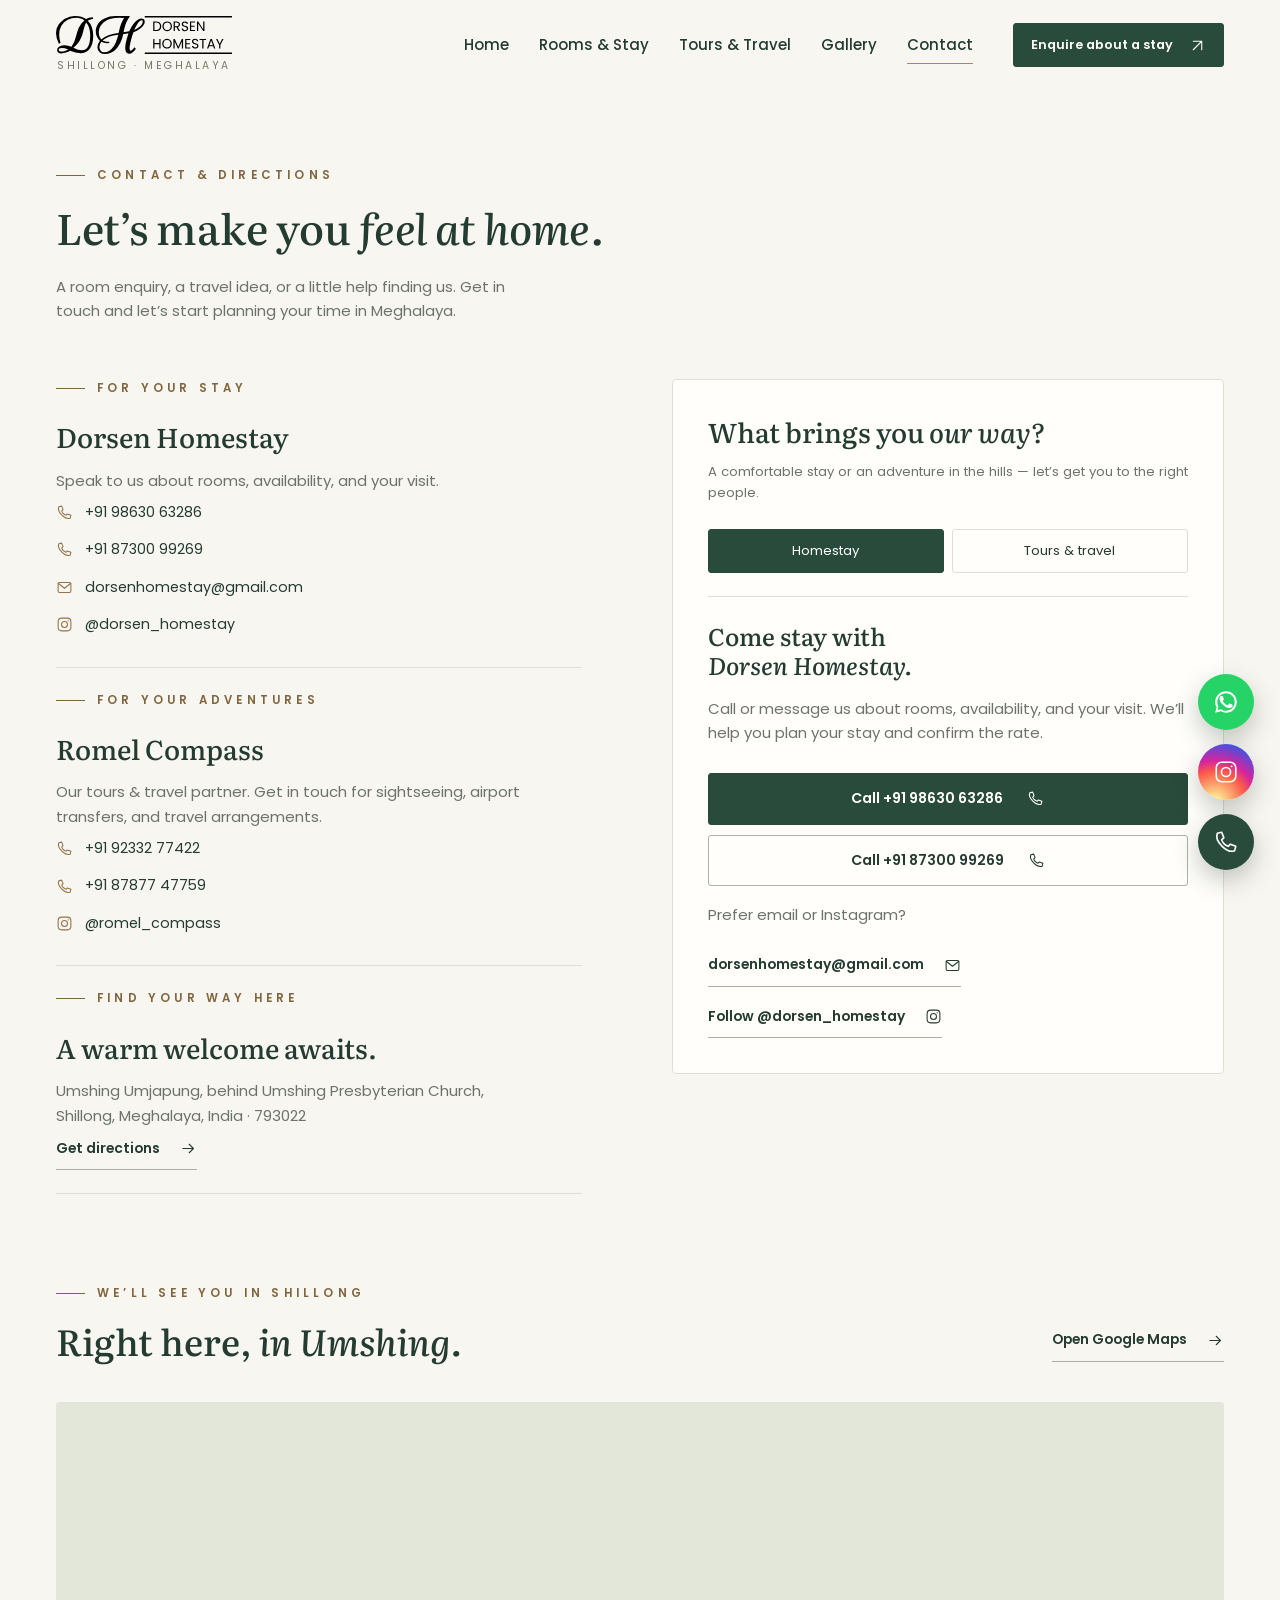
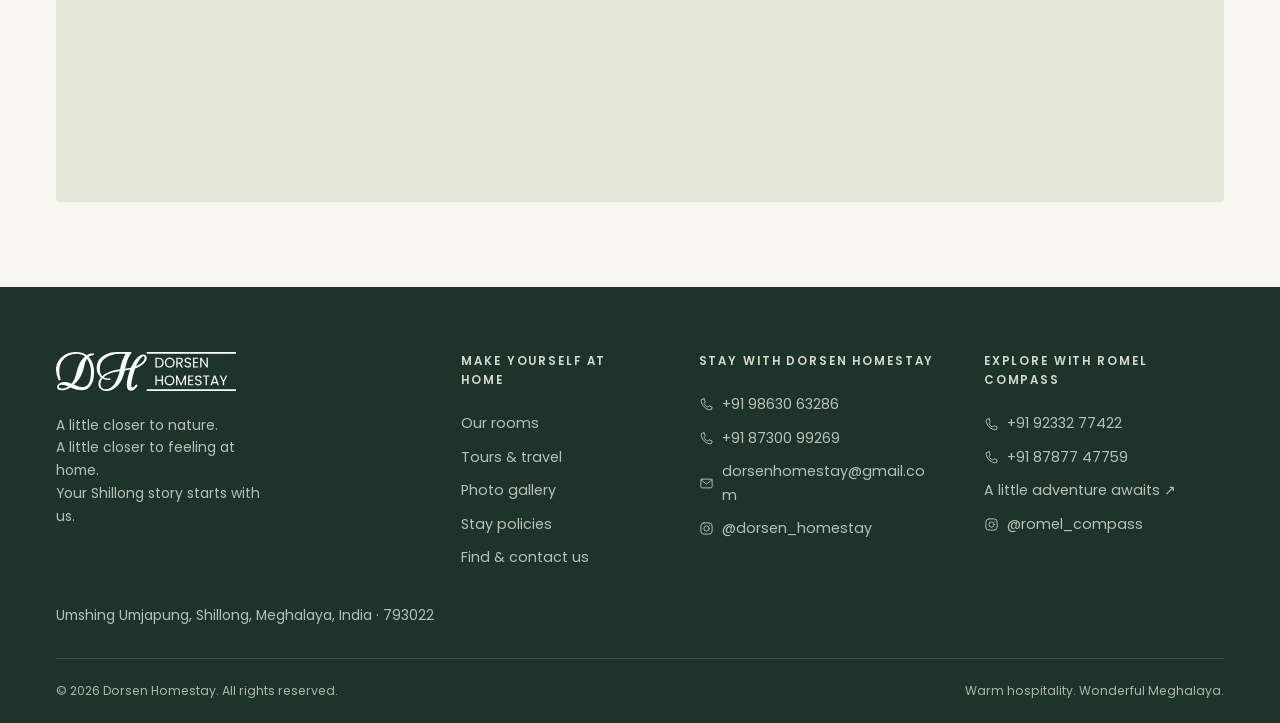
<file: contact/index.html>
<!doctype html>
<html lang="en">
  <head>
    <meta charset="UTF-8" />
    <meta name="viewport" content="width=device-width, initial-scale=1" />
    <meta name="theme-color" content="#284b3c" />
    <title>Contact & Directions | Dorsen Homestay, Shillong</title>
    <meta
      name="description"
      content="Contact Dorsen Homestay for room enquiries and directions, or speak to Romel Compass Tours & Travels about exploring Meghalaya."
    />
    <link rel="canonical" href="https://dorsenhomestay.com/contact/" />
    <meta
      property="og:title"
      content="Contact & Directions | Dorsen Homestay, Shillong"
    />
    <meta
      property="og:description"
      content="Contact Dorsen Homestay for room enquiries and directions, or speak to Romel Compass Tours & Travels about exploring Meghalaya."
    />
    <meta property="og:type" content="website" />
    <meta property="og:url" content="https://dorsenhomestay.com/contact/" />
    <meta property="og:site_name" content="Dorsen Homestay" />
    <meta property="og:locale" content="en_IN" />
    <meta
      property="og:image"
      content="https://dorsenhomestay.com/res/media/optimized/front-entrance-1-1-1280.webp"
    />
    <meta property="og:image:width" content="1280" />
    <meta property="og:image:height" content="855" />
    <meta
      property="og:image:alt"
      content="The front entrance of Dorsen Homestay in Shillong"
    />
    <meta name="twitter:card" content="summary_large_image" />
    <meta
      name="twitter:title"
      content="Contact & Directions | Dorsen Homestay, Shillong"
    />
    <meta
      name="twitter:description"
      content="Contact Dorsen Homestay for room enquiries and directions, or speak to Romel Compass Tours & Travels about exploring Meghalaya."
    />
    <meta
      name="twitter:image"
      content="https://dorsenhomestay.com/res/media/optimized/front-entrance-1-1-1280.webp"
    />
    <link
      rel="icon"
      href="../res/media/logo/dorsen-homestay-favicon.svg"
      type="image/svg+xml"
    />
    <link
      rel="apple-touch-icon"
      href="../res/media/logo/dorsen-homestay-favicon.png"
    />
    <link rel="preconnect" href="https://fonts.googleapis.com" />
    <link rel="preconnect" href="https://fonts.gstatic.com" crossorigin />
    <link
      href="https://fonts.googleapis.com/css2?family=Literata:ital,opsz,wght@0,7..72,400;0,7..72,500;0,7..72,600;1,7..72,400;1,7..72,500;1,7..72,600&family=Poppins:ital,wght@0,400;0,500;0,600;0,700;1,400&display=swap"
      rel="stylesheet"
    />

    <link rel="stylesheet" href="../res/css/site.css?v=3" />
    <script>
      document.documentElement.classList.add("js");
    </script>
    <script src="../res/js/site.js?v=2" defer></script>
    <noscript
      ><style>
        .contact-tabs,
        .filter-bar {
          display: none;
        }
        .tour-enquiry[hidden] {
          display: block !important;
          margin-top: 30px;
        }
      </style></noscript
    >
  </head>
  <body>
    <svg
      aria-hidden="true"
      xmlns="http://www.w3.org/2000/svg"
      style="position: absolute; width: 0; height: 0; overflow: hidden"
    >
      <symbol id="icon-arrow" viewBox="0 0 24 24">
        <path d="M4 12h15m-6-6 6 6-6 6" />
      </symbol>
      <symbol id="icon-up-right" viewBox="0 0 24 24">
        <path d="M6 18 18 6M6 6h12v12" />
      </symbol>
      <symbol id="icon-down" viewBox="0 0 24 24">
        <path d="M12 4v15m-6-6 6 6 6-6" />
      </symbol>
      <symbol id="icon-pin" viewBox="0 0 24 24">
        <path d="M20 10c0 6-8 11-8 11S4 16 4 10a8 8 0 1 1 16 0Z" />
        <circle cx="12" cy="10" r="2.5" />
      </symbol>
      <symbol id="icon-bed" viewBox="0 0 24 24">
        <path d="M3 18V7m18 11V7M3 14h18M3 18v3m18-3v3M3 8h18M7 8v6m10-6v6" />
      </symbol>
      <symbol id="icon-people" viewBox="0 0 24 24">
        <circle cx="9" cy="7" r="3" />
        <path
          d="M3 20v-3a6 6 0 0 1 12 0v3M16 4a3 3 0 0 1 0 6m2 4a5 5 0 0 1 3 5v1"
        />
      </symbol>
      <symbol id="icon-leaf" viewBox="0 0 24 24">
        <path d="M19 3C8 3 3 7 4 14c1 5 6 7 10 4 5-4 5-10 5-15ZM4 21 15 9" />
      </symbol>
      <symbol id="icon-coffee" viewBox="0 0 24 24">
        <path
          d="M4 8h12v7a5 5 0 0 1-5 5H9a5 5 0 0 1-5-5V8Zm12 0h2a3 3 0 0 1 0 6h-2M2 22h18M7 2v3m5-3v3"
        />
      </symbol>
      <symbol id="icon-wifi" viewBox="0 0 24 24">
        <path
          d="M2 8a16 16 0 0 1 20 0M5 12a11 11 0 0 1 14 0m-11 4a6 6 0 0 1 8 0"
        />
        <circle cx="12" cy="20" r=".7" />
      </symbol>
      <symbol id="icon-car" viewBox="0 0 24 24">
        <path d="m4 10 2-6h12l2 6M3 10h18v8H3v-8Zm2 8v3m14-3v3M6 14h2m8 0h2" />
      </symbol>
      <symbol id="icon-balcony" viewBox="0 0 24 24">
        <path
          d="M3 14h18M4 21h16M5 14v7m5-7v7m4-7v7m5-7v7M7 11V3h10v8M12 3v8"
        />
      </symbol>
      <symbol id="icon-service" viewBox="0 0 24 24">
        <path d="M3 17a9 9 0 0 1 18 0H3Zm-1 4h20M12 5V3m-2 0h4" />
      </symbol>
      <symbol id="icon-compass" viewBox="0 0 24 24">
        <circle cx="12" cy="12" r="9" />
        <path d="m16 8-2 6-6 2 2-6 6-2Z" />
      </symbol>
      <symbol id="icon-phone" viewBox="0 0 24 24">
        <path d="m8 3-4 1c-3 7 9 19 16 16l1-4-5-2-2 2c-3-1-5-3-6-6l2-2-2-5Z" />
      </symbol>
      <symbol id="icon-mail" viewBox="0 0 24 24">
        <rect x="3" y="5" width="18" height="14" rx="2" />
        <path d="m3 6 9 7 9-7" />
      </symbol>
      <symbol id="icon-photo" viewBox="0 0 24 24">
        <rect x="3" y="4" width="18" height="16" rx="2" />
        <circle cx="8" cy="9" r="1.5" />
        <path d="m3 17 5-5 4 4 4-6 5 7" />
      </symbol>
      <symbol id="icon-close" viewBox="0 0 24 24">
        <path d="m6 6 12 12M6 18 18 6" />
      </symbol>
      <symbol id="icon-left" viewBox="0 0 24 24">
        <path d="m14 5-7 7 7 7" />
      </symbol>
      <symbol id="icon-right" viewBox="0 0 24 24">
        <path d="m10 5 7 7-7 7" />
      </symbol>
      <symbol id="icon-plane" viewBox="0 0 24 24">
        <path d="m22 2-7 20-4-9-9-4L22 2ZM11 13 22 2" />
      </symbol>
      <symbol id="icon-home" viewBox="0 0 24 24">
        <path d="m3 10 9-7 9 7M5 9v12h14V9M9 21v-8h6v8" />
      </symbol>
      <symbol id="icon-whatsapp" viewBox="0 0 24 24">
        <path
          fill="currentColor"
          stroke="none"
          d="M17.47 14.38c-.3-.15-1.76-.87-2.03-.97-.27-.1-.47-.15-.67.15-.2.3-.77.97-.94 1.16-.17.2-.35.22-.64.08-.3-.15-1.26-.47-2.39-1.48-.88-.79-1.48-1.76-1.65-2.06-.17-.3-.02-.46.13-.6.13-.14.3-.35.45-.52.15-.17.2-.3.3-.5.1-.2.05-.37-.02-.52-.08-.15-.67-1.61-.92-2.21-.24-.58-.49-.5-.67-.51-.17-.01-.37-.01-.57-.01-.2 0-.52.07-.79.37-.27.3-1.04 1.02-1.04 2.48s1.07 2.87 1.21 3.07c.15.2 2.1 3.2 5.08 4.49.71.31 1.26.49 1.69.62.71.23 1.36.2 1.87.12.57-.08 1.76-.72 2.01-1.41.25-.7.25-1.29.17-1.42-.07-.12-.27-.2-.57-.35Z"
        /><path
          fill="currentColor"
          stroke="none"
          d="M12 2C6.48 2 2 6.48 2 12c0 1.76.46 3.42 1.28 4.85L2 22l5.31-1.36A9.95 9.95 0 0 0 12 22c5.52 0 10-4.48 10-10S17.52 2 12 2Zm0 18.02c-1.6 0-3.09-.44-4.36-1.2l-.31-.19-3.15.83.84-3.08-.2-.32A7.94 7.94 0 0 1 4.01 12c0-4.42 3.58-8 8-8s8 3.58 8 8-3.6 8.02-8.01 8.02Z"
        />
      </symbol>
      <symbol id="icon-instagram" viewBox="0 0 24 24">
        <rect x="3" y="3" width="18" height="18" rx="5" />
        <circle cx="12" cy="12" r="4.2" />
        <circle cx="17.2" cy="6.8" r=".9" fill="currentColor" stroke="none" />
      </symbol>
    </svg>
    <a class="skip-link" href="#main">Skip to content</a>
    <header class="site-header">
      <div class="container header-inner">
        <a class="brand" href=".././" aria-label="Dorsen Homestay home"
          ><img
            src="../res/media/logo/dorsen-homestay-dark.svg"
            alt="Dorsen Homestay"
            width="176"
            height="38"
          /><span class="brand-caption">Shillong · Meghalaya</span></a
        >
        <nav class="site-nav" id="site-navigation" aria-label="Main navigation">
          <a href=".././">Home</a><a href="../rooms/">Rooms & Stay</a
          ><a href="../tours/">Tours & Travel</a
          ><a href="../gallery/">Gallery</a
          ><a href="../contact/" aria-current="page">Contact</a>
          <div class="nav-mobile-contact">
            <a class="button" href="../contact/?interest=stay#enquiry"
              >Enquire about a stay<svg
                class="icon"
                aria-hidden="true"
                focusable="false"
              >
                <use href="#icon-arrow" /></svg
            ></a>
            <p>Your home in the hills.<br />Umshing, Shillong, Meghalaya</p>
          </div>
        </nav>
        <a class="button header-cta" href="../contact/?interest=stay#enquiry"
          >Enquire about a stay<svg
            class="icon"
            aria-hidden="true"
            focusable="false"
          >
            <use href="#icon-up-right" /></svg
        ></a>
        <button
          class="menu-toggle"
          type="button"
          aria-label="Open navigation"
          aria-expanded="false"
          aria-controls="site-navigation"
        >
          <span></span><span></span>
        </button>
      </div>
    </header>
    <main id="main" tabindex="-1">
      <section class="page-intro">
        <div class="container">
          <div class="page-intro-row">
            <div>
              <div class="eyebrow">Contact & directions</div>
              <h1>Let’s make you <em>feel at home.</em></h1>
              <p>
                A room enquiry, a travel idea, or a little help finding us. Get
                in touch and let’s start planning your time in Meghalaya.
              </p>
            </div>
          </div>
        </div>
      </section>
      <section class="container contact-layout">
        <div class="contact-details">
          <div class="contact-detail">
            <div class="eyebrow">For your stay</div>
            <h2>Dorsen Homestay</h2>
            <p>Speak to us about rooms, availability, and your visit.</p>
            <a class="contact-link" href="tel:+919863063286"
              ><svg class="icon" aria-hidden="true" focusable="false">
                <use href="#icon-phone" /></svg
              >+91 98630 63286</a
            ><a class="contact-link" href="tel:+918730099269"
              ><svg class="icon" aria-hidden="true" focusable="false">
                <use href="#icon-phone" /></svg
              >+91 87300 99269</a
            ><a class="contact-link" href="mailto:dorsenhomestay@gmail.com"
              ><svg class="icon" aria-hidden="true" focusable="false">
                <use href="#icon-mail" /></svg
              >dorsenhomestay@gmail.com</a
            ><a
              class="contact-link"
              href="https://www.instagram.com/dorsen_homestay"
              target="_blank"
              rel="noopener"
              ><svg class="icon" aria-hidden="true" focusable="false">
                <use href="#icon-instagram" /></svg
              >@dorsen_homestay</a
            >
          </div>
          <div class="contact-detail">
            <div class="eyebrow">For your adventures</div>
            <h2>Romel Compass</h2>
            <p>
              Our tours & travel partner. Get in touch for sightseeing, airport
              transfers, and travel arrangements.
            </p>
            <a class="contact-link" href="tel:+919233277422"
              ><svg class="icon" aria-hidden="true" focusable="false">
                <use href="#icon-phone" /></svg
              >+91 92332 77422</a
            ><a class="contact-link" href="tel:+918787747759"
              ><svg class="icon" aria-hidden="true" focusable="false">
                <use href="#icon-phone" /></svg
              >+91 87877 47759</a
            ><a
              class="contact-link"
              href="https://www.instagram.com/romel_compass"
              target="_blank"
              rel="noopener"
              ><svg class="icon" aria-hidden="true" focusable="false">
                <use href="#icon-instagram" /></svg
              >@romel_compass</a
            >
          </div>
          <div class="contact-detail">
            <div class="eyebrow">Find your way here</div>
            <h2>A warm welcome awaits.</h2>
            <p>
              Umshing Umjapung, behind Umshing Presbyterian Church,<br />Shillong,
              Meghalaya, India · 793022
            </p>
            <a
              class="text-link"
              href="https://maps.app.goo.gl/6ywpPAWsqRFxk5k4A"
              >Get directions<svg
                class="icon"
                aria-hidden="true"
                focusable="false"
              >
                <use href="#icon-arrow" /></svg
            ></a>
          </div>
        </div>
        <div class="enquiry-card" id="enquiry">
          <h2>What brings you <em>our way?</em></h2>
          <p>
            A comfortable stay or an adventure in the hills — let’s get you to
            the right people.
          </p>
          <div class="contact-tabs" role="tablist" aria-label="Enquiry type">
            <button
              class="contact-tab"
              type="button"
              role="tab"
              id="stay-tab"
              aria-controls="stay-panel"
              aria-selected="true"
              data-interest="stay"
            >
              Homestay</button
            ><button
              class="contact-tab"
              type="button"
              role="tab"
              id="tours-tab"
              aria-controls="tours-panel"
              aria-selected="false"
              tabindex="-1"
              data-interest="tours"
            >
              Tours & travel
            </button>
          </div>
          <div
            class="tour-enquiry"
            id="stay-panel"
            role="tabpanel"
            aria-labelledby="stay-tab"
          >
            <h3>Come stay with<br /><em>Dorsen Homestay.</em></h3>
            <p>
              Call or message us about rooms, availability, and your visit.
              We’ll help you plan your stay and confirm the rate.
            </p>
            <a class="button" href="tel:+919863063286"
              >Call +91 98630 63286<svg
                class="icon"
                aria-hidden="true"
                focusable="false"
              >
                <use href="#icon-phone" /></svg></a
            ><a class="button button-outline" href="tel:+918730099269"
              >Call +91 87300 99269<svg
                class="icon"
                aria-hidden="true"
                focusable="false"
              >
                <use href="#icon-phone" /></svg
            ></a>
            <p>Prefer email or Instagram?</p>
            <div class="tour-links">
              <a class="text-link" href="mailto:dorsenhomestay@gmail.com"
                >dorsenhomestay@gmail.com<svg
                  class="icon"
                  aria-hidden="true"
                  focusable="false"
                >
                  <use href="#icon-mail" /></svg></a
              ><a
                class="text-link"
                href="https://www.instagram.com/dorsen_homestay"
                target="_blank"
                rel="noopener"
                >Follow @dorsen_homestay<svg
                  class="icon"
                  aria-hidden="true"
                  focusable="false"
                >
                  <use href="#icon-instagram" /></svg
              ></a>
            </div>
          </div>
          <div
            class="tour-enquiry"
            id="tours-panel"
            role="tabpanel"
            aria-labelledby="tours-tab"
            hidden
          >
            <div class="tour-interest" data-tour-interest hidden></div>
            <h3>Your adventure starts with<br /><em>Romel Compass.</em></h3>
            <p>
              Call the travel team to discuss destinations, your travel dates,
              group size, or an airport transfer. They’ll help you plan your
              trip and confirm the costs.
            </p>
            <a class="button" href="tel:+919233277422"
              >Call +91 92332 77422<svg
                class="icon"
                aria-hidden="true"
                focusable="false"
              >
                <use href="#icon-phone" /></svg></a
            ><a class="button button-outline" href="tel:+918787747759"
              >Call +91 87877 47759<svg
                class="icon"
                aria-hidden="true"
                focusable="false"
              >
                <use href="#icon-phone" /></svg
            ></a>
            <p>Still looking for inspiration?</p>
            <div class="tour-links">
              <a class="text-link" href="../tours/#destinations"
                >Browse the destinations<svg
                  class="icon"
                  aria-hidden="true"
                  focusable="false"
                >
                  <use href="#icon-arrow" /></svg
              ></a>
              <a
                class="text-link"
                href="https://www.instagram.com/romel_compass"
                target="_blank"
                rel="noopener"
                >Follow @romel_compass<svg
                  class="icon"
                  aria-hidden="true"
                  focusable="false"
                >
                  <use href="#icon-instagram" /></svg
              ></a>
            </div>
          </div>
        </div>
      </section>
      <section class="container contact-map">
        <div class="section-head">
          <div>
            <div class="eyebrow">We’ll see you in Shillong</div>
            <h2>Right here, <em>in Umshing.</em></h2>
          </div>
          <a class="text-link" href="https://maps.app.goo.gl/6ywpPAWsqRFxk5k4A"
            >Open Google Maps<svg
              class="icon"
              aria-hidden="true"
              focusable="false"
            >
              <use href="#icon-arrow" /></svg
          ></a>
        </div>
        <iframe
          class="map-frame"
          title="Location of Dorsen Homestay in Umshing, Shillong"
          src="https://www.google.com/maps/embed?pb=!1m17!1m12!1m3!1d4474.041214086668!2d91.902428!3d25.605833!2m3!1f0!2f0!3f0!3m2!1i1024!2i768!4f13.1!3m2!1m1!2zMjXCsDM2JzIxLjAiTiA5McKwNTQnMDguNyJF!5e1!3m2!1sen!2sin!4v1697467953213!5m2!1sen!2sin"
          loading="lazy"
          referrerpolicy="no-referrer-when-downgrade"
          allowfullscreen
        ></iframe>
      </section>
    </main>
    <footer class="site-footer">
      <div class="container">
        <div class="footer-grid">
          <div class="footer-brand">
            <a href=".././" aria-label="Dorsen Homestay home"
              ><img
                src="../res/media/logo/dorsen-homestay-light.svg"
                alt="Dorsen Homestay"
                width="180"
                height="40"
            /></a>
            <p>
              A little closer to nature.<br />A little closer to feeling at
              home.<br />Your Shillong story starts with us.
            </p>
          </div>
          <div>
            <h2 class="footer-heading">Make yourself at home</h2>
            <nav class="footer-links" aria-label="Footer navigation">
              <a href="../rooms/">Our rooms</a
              ><a href="../tours/">Tours & travel</a
              ><a href="../gallery/">Photo gallery</a
              ><a href="../#policy">Stay policies</a
              ><a href="../contact/">Find & contact us</a>
            </nav>
          </div>
          <div>
            <h2 class="footer-heading">Stay with Dorsen Homestay</h2>
            <div class="footer-links">
              <a href="tel:+919863063286"
                ><svg class="icon" aria-hidden="true" focusable="false">
                  <use href="#icon-phone" /></svg
                >+91 98630 63286</a
              ><a href="tel:+918730099269"
                ><svg class="icon" aria-hidden="true" focusable="false">
                  <use href="#icon-phone" /></svg
                >+91 87300 99269</a
              ><a href="mailto:dorsenhomestay@gmail.com"
                ><svg class="icon" aria-hidden="true" focusable="false">
                  <use href="#icon-mail" /></svg
                >dorsenhomestay@gmail.com</a
              ><a
                href="https://www.instagram.com/dorsen_homestay"
                target="_blank"
                rel="noopener"
                ><svg class="icon" aria-hidden="true" focusable="false">
                  <use href="#icon-instagram" /></svg
                >@dorsen_homestay</a
              >
            </div>
          </div>
          <div>
            <h2 class="footer-heading">Explore with Romel Compass</h2>
            <div class="footer-links">
              <a href="tel:+919233277422"
                ><svg class="icon" aria-hidden="true" focusable="false">
                  <use href="#icon-phone" /></svg
                >+91 92332 77422</a
              ><a href="tel:+918787747759"
                ><svg class="icon" aria-hidden="true" focusable="false">
                  <use href="#icon-phone" /></svg
                >+91 87877 47759</a
              ><a href="../tours/">A little adventure awaits ↗</a
              ><a
                href="https://www.instagram.com/romel_compass"
                target="_blank"
                rel="noopener"
                ><svg class="icon" aria-hidden="true" focusable="false">
                  <use href="#icon-instagram" /></svg
                >@romel_compass</a
              >
            </div>
          </div></div>
        <div class="footer-address"><address>Umshing Umjapung, Shillong, Meghalaya, India · 793022</address></div>
        <div class="footer-bottom">
          <span>© 2026 Dorsen Homestay. All rights reserved.</span
          ><span>Warm hospitality. Wonderful Meghalaya.</span>
        </div>
      </div>
    </footer>
    <div class="mobile-bar" aria-label="Quick contact"><a class="button" href="../contact/?interest=stay#enquiry"
        >Enquire about a stay<svg
          class="icon"
          aria-hidden="true"
          focusable="false"
        >
          <use href="#icon-arrow" /></svg
      ></a>
    </div>
    <dialog class="lightbox" aria-labelledby="lightbox-title">
      <div class="lightbox-header">
        <h2 class="lightbox-title" id="lightbox-title">Photo gallery</h2>
        <button
          class="icon-button"
          type="button"
          data-gallery-close
          aria-label="Close photo gallery"
        >
          <svg class="icon" aria-hidden="true" focusable="false">
            <use href="#icon-close" />
          </svg>
        </button>
      </div>
      <img class="lightbox-image" alt="" />
      <div class="lightbox-footer">
        <span class="lightbox-counter" aria-live="polite"></span>
        <div class="lightbox-controls">
          <button
            class="icon-button"
            type="button"
            data-gallery-prev
            aria-label="Previous photo"
          >
            <svg class="icon" aria-hidden="true" focusable="false">
              <use href="#icon-left" />
            </svg></button
          ><button
            class="icon-button"
            type="button"
            data-gallery-next
            aria-label="Next photo"
          >
            <svg class="icon" aria-hidden="true" focusable="false">
              <use href="#icon-right" />
            </svg>
          </button>
        </div>
      </div>
    </dialog>
    <div class="floating-actions">
      <div class="floating-popover" id="whatsapp-popover">
        <a
          class="floating-popover-link"
          href="https://wa.me/919863063286?text=Hi%20Dorsen%20Homestay%2C%20I%27d%20like%20to%20know%20more%20about%20staying%20with%20you."
          target="_blank"
          rel="noopener"
        >
          <svg class="icon" aria-hidden="true" focusable="false">
            <use href="#icon-whatsapp" />
          </svg>
          <span>Dorsen Homestay<small>+91 98630 63286</small></span>
        </a>
        <a
          class="floating-popover-link"
          href="https://wa.me/918787747759?text=Hi%20Romel%20Compass%2C%20I%27d%20like%20to%20know%20more%20about%20tours%20%26%20travel."
          target="_blank"
          rel="noopener"
        >
          <svg class="icon" aria-hidden="true" focusable="false">
            <use href="#icon-whatsapp" />
          </svg>
          <span>Romel Compass<small>+91 87877 47759</small></span>
        </a>
      </div>
      <button
        class="floating-button floating-whatsapp"
        type="button"
        aria-haspopup="true"
        aria-expanded="false"
        aria-controls="whatsapp-popover"
        aria-label="Chat on WhatsApp"
      >
        <svg class="icon" aria-hidden="true" focusable="false">
          <use href="#icon-whatsapp" />
        </svg>
      </button>
      <div class="floating-popover" id="instagram-popover">
        <a
          class="floating-popover-link"
          href="https://www.instagram.com/dorsen_homestay"
          target="_blank"
          rel="noopener"
        >
          <svg class="icon" aria-hidden="true" focusable="false">
            <use href="#icon-instagram" />
          </svg>
          <span>Dorsen Homestay<small>@dorsen_homestay</small></span>
        </a>
        <a
          class="floating-popover-link"
          href="https://www.instagram.com/romel_compass"
          target="_blank"
          rel="noopener"
        >
          <svg class="icon" aria-hidden="true" focusable="false">
            <use href="#icon-instagram" />
          </svg>
          <span>Romel Compass<small>@romel_compass</small></span>
        </a>
      </div>
      <button
        class="floating-button floating-instagram"
        type="button"
        aria-haspopup="true"
        aria-expanded="false"
        aria-controls="instagram-popover"
        aria-label="Follow us on Instagram"
      >
        <svg class="icon" aria-hidden="true" focusable="false">
          <use href="#icon-instagram" />
        </svg>
      </button>
      <div class="floating-popover" id="call-popover">
        <a class="floating-popover-link" href="tel:+919863063286">
          <svg class="icon" aria-hidden="true" focusable="false">
            <use href="#icon-phone" />
          </svg>
          <span>Dorsen Homestay<small>+91 98630 63286</small></span>
        </a>
        <a class="floating-popover-link" href="tel:+918787747759">
          <svg class="icon" aria-hidden="true" focusable="false">
            <use href="#icon-phone" />
          </svg>
          <span>Romel Compass<small>+91 87877 47759</small></span>
        </a>
      </div>
      <button
        class="floating-button floating-call"
        type="button"
        aria-haspopup="true"
        aria-expanded="false"
        aria-controls="call-popover"
        aria-label="Call us"
      >
        <svg class="icon" aria-hidden="true" focusable="false">
          <use href="#icon-phone" />
        </svg>
      </button>
    </div>
  </body>
</html>
</file>
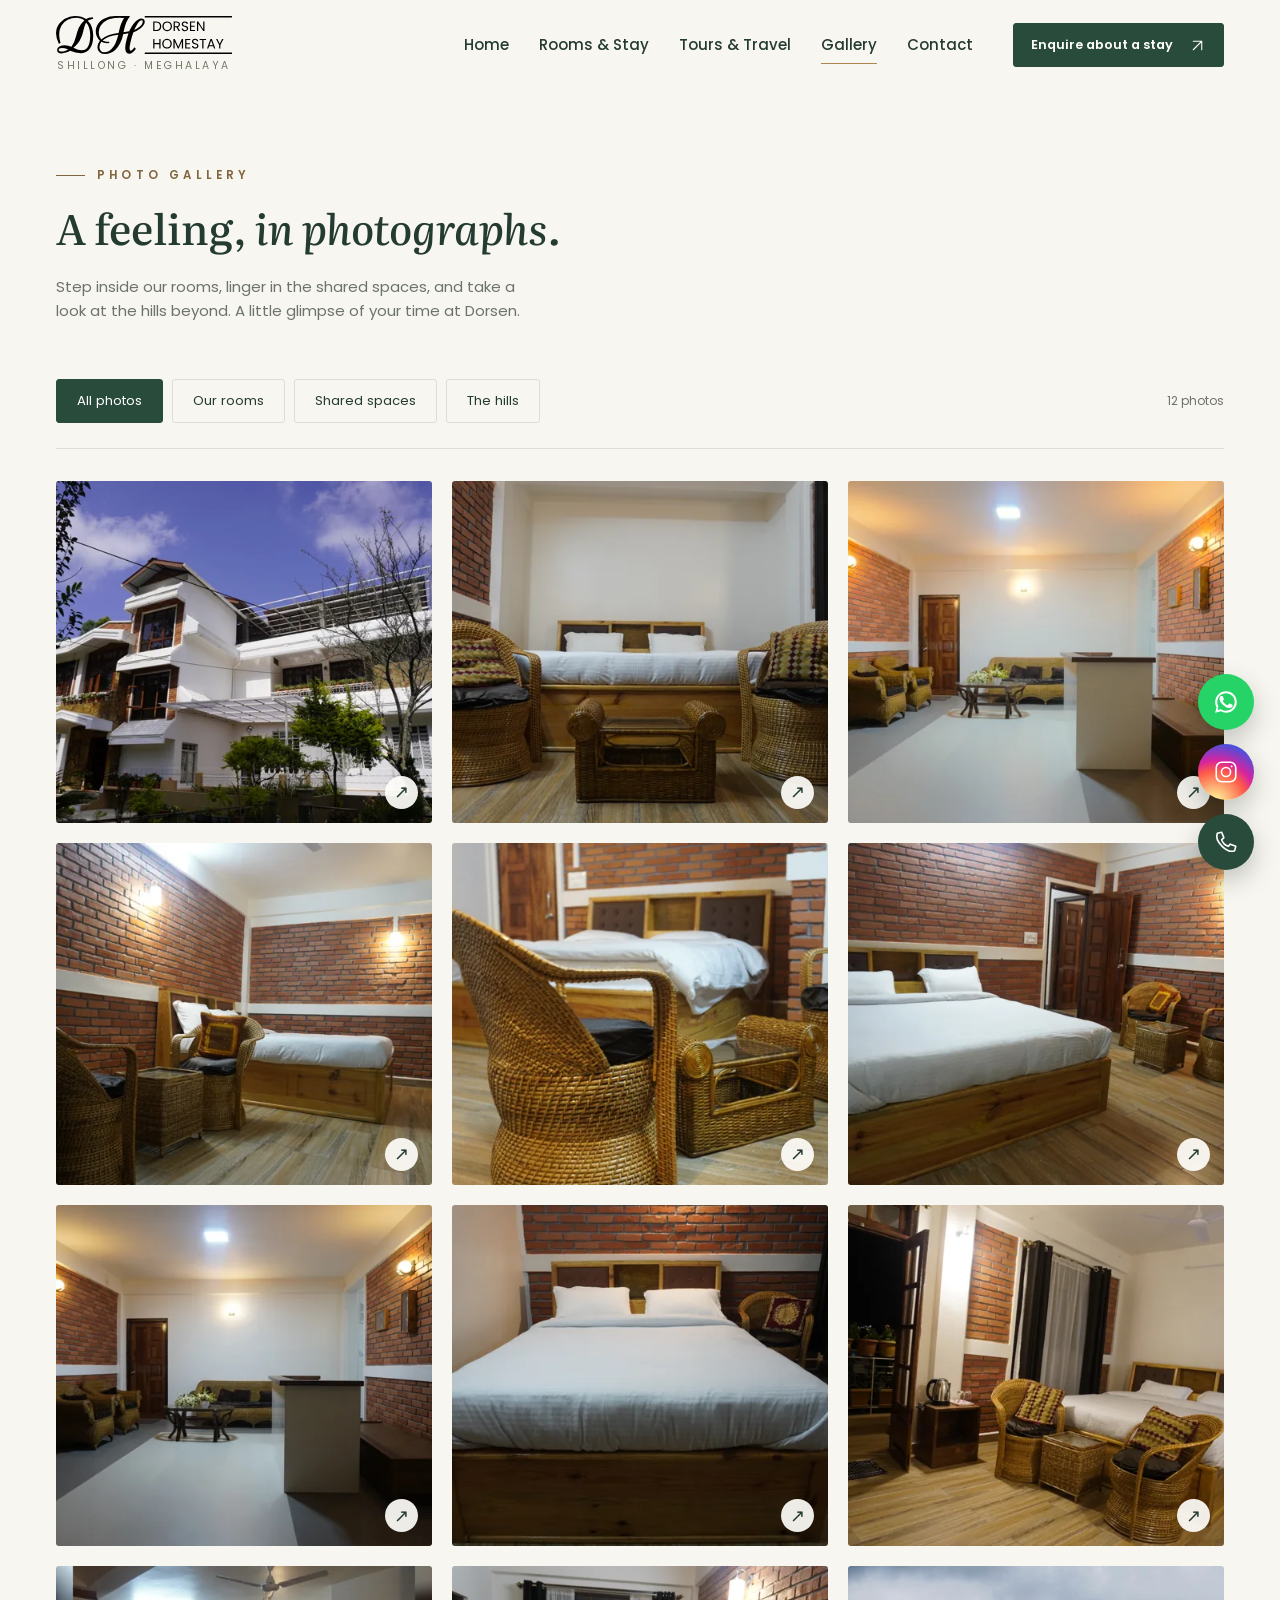
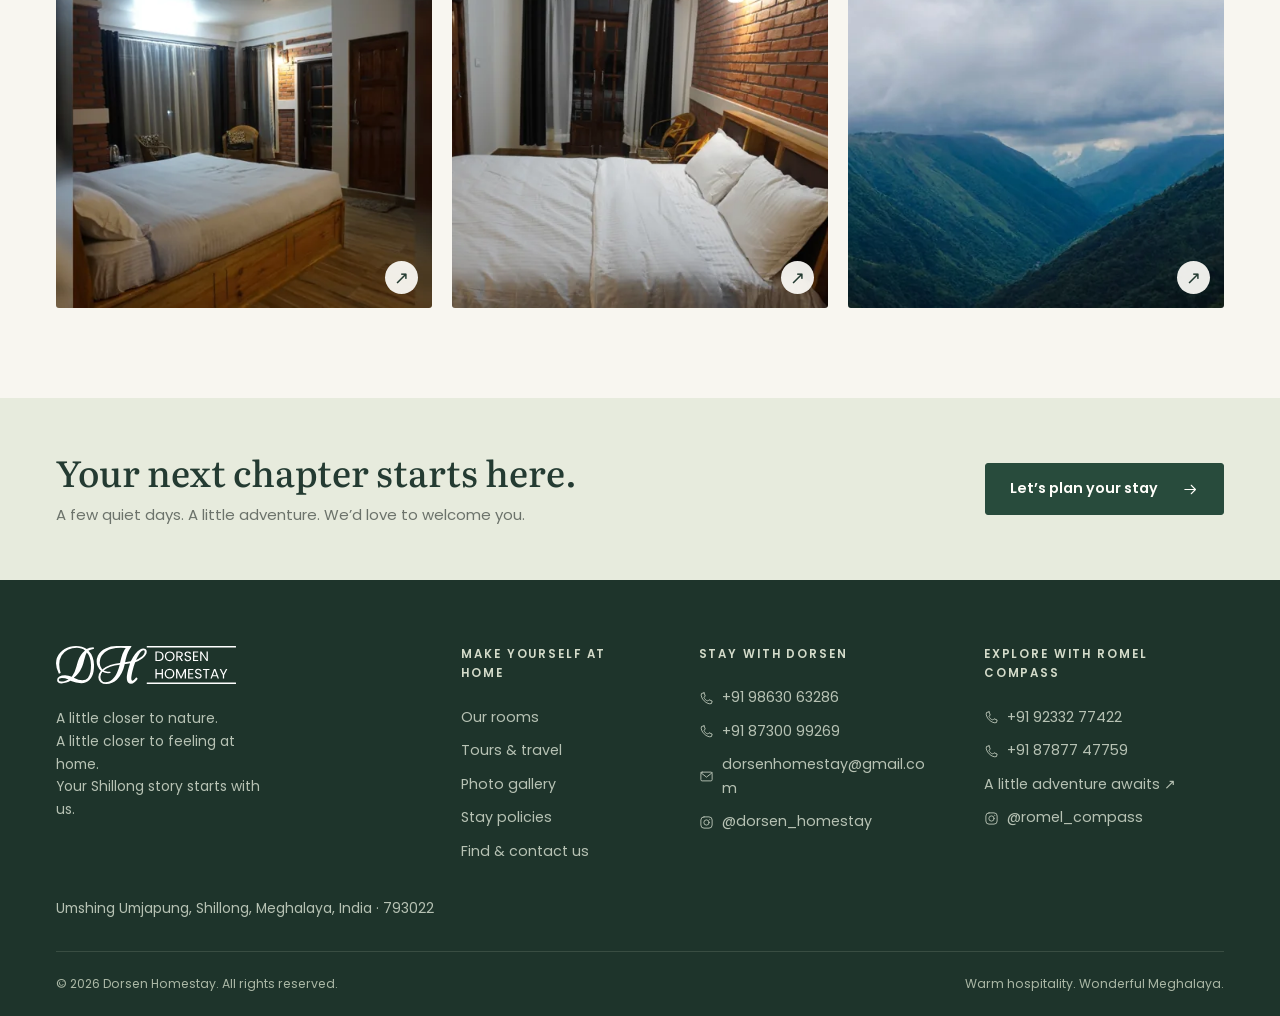
<file: gallery/index.html>
<!doctype html>
<html lang="en">
  <head>
    <meta charset="UTF-8" />
    <meta name="viewport" content="width=device-width, initial-scale=1" />
    <meta name="theme-color" content="#284b3c" />
    <title>Photo Gallery | Dorsen Homestay, Shillong</title>
    <meta
      name="description"
      content="Take a look inside Dorsen Homestay. Explore photographs of our rooms, welcoming shared spaces, and the green hills of Meghalaya."
    />
    <link rel="canonical" href="https://dorsenhomestay.com/gallery/" />
    <meta
      property="og:title"
      content="Photo Gallery | Dorsen Homestay, Shillong"
    />
    <meta
      property="og:description"
      content="Take a look inside Dorsen Homestay. Explore photographs of our rooms, welcoming shared spaces, and the green hills of Meghalaya."
    />
    <meta property="og:type" content="website" />
    <meta property="og:url" content="https://dorsenhomestay.com/gallery/" />
    <meta property="og:site_name" content="Dorsen Homestay" />
    <meta property="og:locale" content="en_IN" />
    <meta
      property="og:image"
      content="https://dorsenhomestay.com/res/media/optimized/common-area-1-1280.webp"
    />
    <meta property="og:image:width" content="1280" />
    <meta property="og:image:height" content="855" />
    <meta
      property="og:image:alt"
      content="A shared common area at Dorsen Homestay, Shillong"
    />
    <meta name="twitter:card" content="summary_large_image" />
    <meta
      name="twitter:title"
      content="Photo Gallery | Dorsen Homestay, Shillong"
    />
    <meta
      name="twitter:description"
      content="Take a look inside Dorsen Homestay. Explore photographs of our rooms, welcoming shared spaces, and the green hills of Meghalaya."
    />
    <meta
      name="twitter:image"
      content="https://dorsenhomestay.com/res/media/optimized/common-area-1-1280.webp"
    />
    <link
      rel="icon"
      href="../res/media/logo/dorsen-homestay-favicon.svg"
      type="image/svg+xml"
    />
    <link
      rel="apple-touch-icon"
      href="../res/media/logo/dorsen-homestay-favicon.png"
    />
    <link rel="preconnect" href="https://fonts.googleapis.com" />
    <link rel="preconnect" href="https://fonts.gstatic.com" crossorigin />
    <link
      href="https://fonts.googleapis.com/css2?family=Literata:ital,opsz,wght@0,7..72,400;0,7..72,500;0,7..72,600;1,7..72,400;1,7..72,500;1,7..72,600&family=Poppins:ital,wght@0,400;0,500;0,600;0,700;1,400&display=swap"
      rel="stylesheet"
    />

    <link rel="stylesheet" href="../res/css/site.css?v=3" />
    <script>
      document.documentElement.classList.add("js");
    </script>
    <script src="../res/js/site.js?v=2" defer></script>
    <noscript
      ><style>
        .contact-tabs,
        .filter-bar {
          display: none;
        }
        .tour-enquiry[hidden] {
          display: block !important;
          margin-top: 30px;
        }
      </style></noscript
    >
  </head>
  <body>
    <svg
      aria-hidden="true"
      xmlns="http://www.w3.org/2000/svg"
      style="position: absolute; width: 0; height: 0; overflow: hidden"
    >
      <symbol id="icon-arrow" viewBox="0 0 24 24">
        <path d="M4 12h15m-6-6 6 6-6 6" />
      </symbol>
      <symbol id="icon-up-right" viewBox="0 0 24 24">
        <path d="M6 18 18 6M6 6h12v12" />
      </symbol>
      <symbol id="icon-down" viewBox="0 0 24 24">
        <path d="M12 4v15m-6-6 6 6 6-6" />
      </symbol>
      <symbol id="icon-pin" viewBox="0 0 24 24">
        <path d="M20 10c0 6-8 11-8 11S4 16 4 10a8 8 0 1 1 16 0Z" />
        <circle cx="12" cy="10" r="2.5" />
      </symbol>
      <symbol id="icon-bed" viewBox="0 0 24 24">
        <path d="M3 18V7m18 11V7M3 14h18M3 18v3m18-3v3M3 8h18M7 8v6m10-6v6" />
      </symbol>
      <symbol id="icon-people" viewBox="0 0 24 24">
        <circle cx="9" cy="7" r="3" />
        <path
          d="M3 20v-3a6 6 0 0 1 12 0v3M16 4a3 3 0 0 1 0 6m2 4a5 5 0 0 1 3 5v1"
        />
      </symbol>
      <symbol id="icon-leaf" viewBox="0 0 24 24">
        <path d="M19 3C8 3 3 7 4 14c1 5 6 7 10 4 5-4 5-10 5-15ZM4 21 15 9" />
      </symbol>
      <symbol id="icon-coffee" viewBox="0 0 24 24">
        <path
          d="M4 8h12v7a5 5 0 0 1-5 5H9a5 5 0 0 1-5-5V8Zm12 0h2a3 3 0 0 1 0 6h-2M2 22h18M7 2v3m5-3v3"
        />
      </symbol>
      <symbol id="icon-wifi" viewBox="0 0 24 24">
        <path
          d="M2 8a16 16 0 0 1 20 0M5 12a11 11 0 0 1 14 0m-11 4a6 6 0 0 1 8 0"
        />
        <circle cx="12" cy="20" r=".7" />
      </symbol>
      <symbol id="icon-car" viewBox="0 0 24 24">
        <path d="m4 10 2-6h12l2 6M3 10h18v8H3v-8Zm2 8v3m14-3v3M6 14h2m8 0h2" />
      </symbol>
      <symbol id="icon-balcony" viewBox="0 0 24 24">
        <path
          d="M3 14h18M4 21h16M5 14v7m5-7v7m4-7v7m5-7v7M7 11V3h10v8M12 3v8"
        />
      </symbol>
      <symbol id="icon-service" viewBox="0 0 24 24">
        <path d="M3 17a9 9 0 0 1 18 0H3Zm-1 4h20M12 5V3m-2 0h4" />
      </symbol>
      <symbol id="icon-compass" viewBox="0 0 24 24">
        <circle cx="12" cy="12" r="9" />
        <path d="m16 8-2 6-6 2 2-6 6-2Z" />
      </symbol>
      <symbol id="icon-phone" viewBox="0 0 24 24">
        <path d="m8 3-4 1c-3 7 9 19 16 16l1-4-5-2-2 2c-3-1-5-3-6-6l2-2-2-5Z" />
      </symbol>
      <symbol id="icon-mail" viewBox="0 0 24 24">
        <rect x="3" y="5" width="18" height="14" rx="2" />
        <path d="m3 6 9 7 9-7" />
      </symbol>
      <symbol id="icon-photo" viewBox="0 0 24 24">
        <rect x="3" y="4" width="18" height="16" rx="2" />
        <circle cx="8" cy="9" r="1.5" />
        <path d="m3 17 5-5 4 4 4-6 5 7" />
      </symbol>
      <symbol id="icon-close" viewBox="0 0 24 24">
        <path d="m6 6 12 12M6 18 18 6" />
      </symbol>
      <symbol id="icon-left" viewBox="0 0 24 24">
        <path d="m14 5-7 7 7 7" />
      </symbol>
      <symbol id="icon-right" viewBox="0 0 24 24">
        <path d="m10 5 7 7-7 7" />
      </symbol>
      <symbol id="icon-plane" viewBox="0 0 24 24">
        <path d="m22 2-7 20-4-9-9-4L22 2ZM11 13 22 2" />
      </symbol>
      <symbol id="icon-home" viewBox="0 0 24 24">
        <path d="m3 10 9-7 9 7M5 9v12h14V9M9 21v-8h6v8" />
      </symbol>
      <symbol id="icon-whatsapp" viewBox="0 0 24 24">
        <path
          fill="currentColor"
          stroke="none"
          d="M17.47 14.38c-.3-.15-1.76-.87-2.03-.97-.27-.1-.47-.15-.67.15-.2.3-.77.97-.94 1.16-.17.2-.35.22-.64.08-.3-.15-1.26-.47-2.39-1.48-.88-.79-1.48-1.76-1.65-2.06-.17-.3-.02-.46.13-.6.13-.14.3-.35.45-.52.15-.17.2-.3.3-.5.1-.2.05-.37-.02-.52-.08-.15-.67-1.61-.92-2.21-.24-.58-.49-.5-.67-.51-.17-.01-.37-.01-.57-.01-.2 0-.52.07-.79.37-.27.3-1.04 1.02-1.04 2.48s1.07 2.87 1.21 3.07c.15.2 2.1 3.2 5.08 4.49.71.31 1.26.49 1.69.62.71.23 1.36.2 1.87.12.57-.08 1.76-.72 2.01-1.41.25-.7.25-1.29.17-1.42-.07-.12-.27-.2-.57-.35Z"
        /><path
          fill="currentColor"
          stroke="none"
          d="M12 2C6.48 2 2 6.48 2 12c0 1.76.46 3.42 1.28 4.85L2 22l5.31-1.36A9.95 9.95 0 0 0 12 22c5.52 0 10-4.48 10-10S17.52 2 12 2Zm0 18.02c-1.6 0-3.09-.44-4.36-1.2l-.31-.19-3.15.83.84-3.08-.2-.32A7.94 7.94 0 0 1 4.01 12c0-4.42 3.58-8 8-8s8 3.58 8 8-3.6 8.02-8.01 8.02Z"
        />
      </symbol>
      <symbol id="icon-instagram" viewBox="0 0 24 24">
        <rect x="3" y="3" width="18" height="18" rx="5" />
        <circle cx="12" cy="12" r="4.2" />
        <circle cx="17.2" cy="6.8" r=".9" fill="currentColor" stroke="none" />
      </symbol>
    </svg>
    <a class="skip-link" href="#main">Skip to content</a>
    <header class="site-header">
      <div class="container header-inner">
        <a class="brand" href=".././" aria-label="Dorsen Homestay home"
          ><img
            src="../res/media/logo/dorsen-homestay-dark.svg"
            alt="Dorsen Homestay"
            width="176"
            height="38"
          /><span class="brand-caption">Shillong · Meghalaya</span></a
        >
        <nav class="site-nav" id="site-navigation" aria-label="Main navigation">
          <a href=".././">Home</a><a href="../rooms/">Rooms & Stay</a
          ><a href="../tours/">Tours & Travel</a
          ><a href="../gallery/" aria-current="page">Gallery</a
          ><a href="../contact/">Contact</a>
          <div class="nav-mobile-contact">
            <a class="button" href="../contact/?interest=stay#enquiry"
              >Enquire about a stay<svg
                class="icon"
                aria-hidden="true"
                focusable="false"
              >
                <use href="#icon-arrow" /></svg
            ></a>
            <p>Your home in the hills.<br />Umshing, Shillong, Meghalaya</p>
          </div>
        </nav>
        <a class="button header-cta" href="../contact/?interest=stay#enquiry"
          >Enquire about a stay<svg
            class="icon"
            aria-hidden="true"
            focusable="false"
          >
            <use href="#icon-up-right" /></svg
        ></a>
        <button
          class="menu-toggle"
          type="button"
          aria-label="Open navigation"
          aria-expanded="false"
          aria-controls="site-navigation"
        >
          <span></span><span></span>
        </button>
      </div>
    </header>
    <main id="main" tabindex="-1">
      <section class="page-intro">
        <div class="container">
          <div class="page-intro-row">
            <div>
              <div class="eyebrow">Photo gallery</div>
              <h1>A feeling, <em>in photographs.</em></h1>
              <p>
                Step inside our rooms, linger in the shared spaces, and take a
                look at the hills beyond. A little glimpse of your time at
                Dorsen.
              </p>
            </div>
          </div>
        </div>
      </section>
      <section class="container" aria-label="Homestay photo gallery">
        <div class="filter-bar">
          <div
            class="filter-buttons"
            data-filter-group="gallery"
            aria-label="Filter photographs"
          >
            <button
              class="filter-button"
              type="button"
              data-filter="all"
              aria-pressed="true"
            >
              All photos</button
            ><button
              class="filter-button"
              type="button"
              data-filter="rooms"
              aria-pressed="false"
            >
              Our rooms</button
            ><button
              class="filter-button"
              type="button"
              data-filter="spaces"
              aria-pressed="false"
            >
              Shared spaces</button
            ><button
              class="filter-button"
              type="button"
              data-filter="surroundings"
              aria-pressed="false"
            >
              The hills
            </button>
          </div>
          <span class="result-count" data-count="gallery" aria-live="polite"
            >12 photos</span
          >
        </div>
        <div class="gallery-grid">
          <a
            class="gallery-tile"
            href="../res/media/optimized/front-entrance-1-1-1280.webp"
            data-gallery='[{"src": "../res/media/optimized/front-entrance-1-1-1280.webp", "alt": "Welcome to Dorsen Homestay"}]'
            data-gallery-title="Welcome to Dorsen Homestay"
            aria-label="View photo: Welcome to Dorsen Homestay"
            data-category="spaces"
            data-collection="gallery"
            ><img
              class=""
              src="../res/media/optimized/front-entrance-1-1-1280.webp"
              srcset="
                ../res/media/optimized/front-entrance-1-1-640.webp   640w,
                ../res/media/optimized/front-entrance-1-1-1280.webp 1280w
              "
              sizes="(max-width: 640px) 50vw, 33vw"
              width="1280"
              height="855"
              alt="Welcome to Dorsen Homestay"
              loading="lazy"
              decoding="async" /></a
          ><a
            class="gallery-tile"
            href="../res/media/optimized/room-3-1-1280.webp"
            data-gallery='[{"src": "../res/media/optimized/room-3-1-1280.webp", "alt": "Deluxe Room 03 \u2014 a restful place to unwind"}]'
            data-gallery-title="Deluxe Room 03 — a restful place to unwind"
            aria-label="View photo: Deluxe Room 03 — a restful place to unwind"
            data-category="rooms"
            data-collection="gallery"
            ><img
              class=""
              src="../res/media/optimized/room-3-1-1280.webp"
              srcset="
                ../res/media/optimized/room-3-1-640.webp   640w,
                ../res/media/optimized/room-3-1-1280.webp 1280w
              "
              sizes="(max-width: 640px) 50vw, 33vw"
              width="1280"
              height="855"
              alt="Deluxe Room 03 — a restful place to unwind"
              loading="lazy"
              decoding="async" /></a
          ><a
            class="gallery-tile"
            href="../res/media/optimized/common-area-1-1280.webp"
            data-gallery='[{"src": "../res/media/optimized/common-area-1-1280.webp", "alt": "Our warm and welcoming common area"}]'
            data-gallery-title="Our warm and welcoming common area"
            aria-label="View photo: Our warm and welcoming common area"
            data-category="spaces"
            data-collection="gallery"
            ><img
              class=""
              src="../res/media/optimized/common-area-1-1280.webp"
              srcset="
                ../res/media/optimized/common-area-1-640.webp   640w,
                ../res/media/optimized/common-area-1-1280.webp 1280w
              "
              sizes="(max-width: 640px) 50vw, 33vw"
              width="1280"
              height="855"
              alt="Our warm and welcoming common area"
              loading="lazy"
              decoding="async" /></a
          ><a
            class="gallery-tile"
            href="../res/media/optimized/room-2-1-1280.webp"
            data-gallery='[{"src": "../res/media/optimized/room-2-1-1280.webp", "alt": "Semi Deluxe Room 02 \u2014 warm brick and wood"}]'
            data-gallery-title="Semi Deluxe Room 02 — warm brick and wood"
            aria-label="View photo: Semi Deluxe Room 02 — warm brick and wood"
            data-category="rooms"
            data-collection="gallery"
            ><img
              class=""
              src="../res/media/optimized/room-2-1-1280.webp"
              srcset="
                ../res/media/optimized/room-2-1-640.webp   640w,
                ../res/media/optimized/room-2-1-1280.webp 1280w
              "
              sizes="(max-width: 640px) 50vw, 33vw"
              width="1280"
              height="855"
              alt="Semi Deluxe Room 02 — warm brick and wood"
              loading="lazy"
              decoding="async" /></a
          ><a
            class="gallery-tile"
            href="../res/media/optimized/hero-image-1280.webp"
            data-gallery='[{"src": "../res/media/optimized/hero-image-1280.webp", "alt": "The little details that make a room feel like home"}]'
            data-gallery-title="The little details that make a room feel like home"
            aria-label="View photo: The little details that make a room feel like home"
            data-category="rooms"
            data-collection="gallery"
            ><img
              class=""
              src="../res/media/optimized/hero-image-1280.webp"
              srcset="
                ../res/media/optimized/hero-image-640.webp   640w,
                ../res/media/optimized/hero-image-1280.webp 1280w
              "
              sizes="(max-width: 640px) 50vw, 33vw"
              width="1280"
              height="855"
              alt="The little details that make a room feel like home"
              loading="lazy"
              decoding="async" /></a
          ><a
            class="gallery-tile"
            href="../res/media/optimized/room-6-1-1280.webp"
            data-gallery='[{"src": "../res/media/optimized/room-6-1-1280.webp", "alt": "Deluxe Room 06 \u2014 king bed and wicker chairs"}]'
            data-gallery-title="Deluxe Room 06 — king bed and wicker chairs"
            aria-label="View photo: Deluxe Room 06 — king bed and wicker chairs"
            data-category="rooms"
            data-collection="gallery"
            ><img
              class=""
              src="../res/media/optimized/room-6-1-1280.webp"
              srcset="
                ../res/media/optimized/room-6-1-640.webp   640w,
                ../res/media/optimized/room-6-1-1280.webp 1280w
              "
              sizes="(max-width: 640px) 50vw, 33vw"
              width="1280"
              height="855"
              alt="Deluxe Room 06 — king bed and wicker chairs"
              loading="lazy"
              decoding="async" /></a
          ><a
            class="gallery-tile"
            href="../res/media/optimized/common-area-1-1-1280.webp"
            data-gallery='[{"src": "../res/media/optimized/common-area-1-1-1280.webp", "alt": "Space to sit, chat, and take your time"}]'
            data-gallery-title="Space to sit, chat, and take your time"
            aria-label="View photo: Space to sit, chat, and take your time"
            data-category="spaces"
            data-collection="gallery"
            ><img
              class=""
              src="../res/media/optimized/common-area-1-1-1280.webp"
              srcset="
                ../res/media/optimized/common-area-1-1-640.webp   640w,
                ../res/media/optimized/common-area-1-1-1280.webp 1280w
              "
              sizes="(max-width: 640px) 50vw, 33vw"
              width="1280"
              height="855"
              alt="Space to sit, chat, and take your time"
              loading="lazy"
              decoding="async" /></a
          ><a
            class="gallery-tile"
            href="../res/media/optimized/room-7-1-1280.webp"
            data-gallery='[{"src": "../res/media/optimized/room-7-1-1280.webp", "alt": "Semi Deluxe Room 07 \u2014 a cosy queen bedroom"}]'
            data-gallery-title="Semi Deluxe Room 07 — a cosy queen bedroom"
            aria-label="View photo: Semi Deluxe Room 07 — a cosy queen bedroom"
            data-category="rooms"
            data-collection="gallery"
            ><img
              class=""
              src="../res/media/optimized/room-7-1-1280.webp"
              srcset="
                ../res/media/optimized/room-7-1-640.webp   640w,
                ../res/media/optimized/room-7-1-1280.webp 1280w
              "
              sizes="(max-width: 640px) 50vw, 33vw"
              width="1280"
              height="855"
              alt="Semi Deluxe Room 07 — a cosy queen bedroom"
              loading="lazy"
              decoding="async" /></a
          ><a
            class="gallery-tile"
            href="../res/media/optimized/room-4-1-1280.webp"
            data-gallery='[{"src": "../res/media/optimized/room-4-1-1280.webp", "alt": "Deluxe Room 04 \u2014 your own sitting corner"}]'
            data-gallery-title="Deluxe Room 04 — your own sitting corner"
            aria-label="View photo: Deluxe Room 04 — your own sitting corner"
            data-category="rooms"
            data-collection="gallery"
            ><img
              class=""
              src="../res/media/optimized/room-4-1-1280.webp"
              srcset="
                ../res/media/optimized/room-4-1-640.webp   640w,
                ../res/media/optimized/room-4-1-1280.webp 1280w
              "
              sizes="(max-width: 640px) 50vw, 33vw"
              width="1280"
              height="855"
              alt="Deluxe Room 04 — your own sitting corner"
              loading="lazy"
              decoding="async" /></a
          ><a
            class="gallery-tile"
            href="../res/media/optimized/room-1-3-1280.webp"
            data-gallery='[{"src": "../res/media/optimized/room-1-3-1280.webp", "alt": "Room 01 \u2014 a glimpse of your stay"}]'
            data-gallery-title="Room 01 — a glimpse of your stay"
            aria-label="View photo: Room 01 — a glimpse of your stay"
            data-category="rooms"
            data-collection="gallery"
            ><img
              class=""
              src="../res/media/optimized/room-1-3-1280.webp"
              srcset="
                ../res/media/optimized/room-1-3-640.webp   640w,
                ../res/media/optimized/room-1-3-1280.webp 1280w
              "
              sizes="(max-width: 640px) 50vw, 33vw"
              width="1280"
              height="855"
              alt="Room 01 — a glimpse of your stay"
              loading="lazy"
              decoding="async" /></a
          ><a
            class="gallery-tile"
            href="../res/media/optimized/room-5-1-1280.webp"
            data-gallery='[{"src": "../res/media/optimized/room-5-1-1280.webp", "alt": "Semi Deluxe Room 05 \u2014 soft landings"}]'
            data-gallery-title="Semi Deluxe Room 05 — soft landings"
            aria-label="View photo: Semi Deluxe Room 05 — soft landings"
            data-category="rooms"
            data-collection="gallery"
            ><img
              class=""
              src="../res/media/optimized/room-5-1-1280.webp"
              srcset="
                ../res/media/optimized/room-5-1-640.webp   640w,
                ../res/media/optimized/room-5-1-1280.webp 1280w
              "
              sizes="(max-width: 640px) 50vw, 33vw"
              width="1280"
              height="855"
              alt="Semi Deluxe Room 05 — soft landings"
              loading="lazy"
              decoding="async" /></a
          ><a
            class="gallery-tile"
            href="../res/media/optimized/shillong-1280.webp"
            data-gallery='[{"src": "../res/media/optimized/shillong-1280.webp", "alt": "The green hills of Meghalaya"}]'
            data-gallery-title="The green hills of Meghalaya"
            aria-label="View photo: The green hills of Meghalaya"
            data-category="surroundings"
            data-collection="gallery"
            ><img
              class=""
              src="../res/media/optimized/shillong-1280.webp"
              srcset="
                ../res/media/optimized/shillong-640.webp   640w,
                ../res/media/optimized/shillong-1280.webp 1280w
              "
              sizes="(max-width: 640px) 50vw, 33vw"
              width="1280"
              height="853"
              alt="The green hills of Meghalaya"
              loading="lazy"
              decoding="async"
          /></a>
        </div>
      </section>
      <section class="contact-banner">
        <div class="container">
          <div>
            <h2>Your next chapter starts here.</h2>
            <p>
              A few quiet days. A little adventure. We’d love to welcome you.
            </p>
          </div>
          <a class="button" href="../contact/?interest=stay#enquiry"
            >Let’s plan your stay<svg
              class="icon"
              aria-hidden="true"
              focusable="false"
            >
              <use href="#icon-arrow" /></svg
          ></a>
        </div>
      </section>
    </main>
    <footer class="site-footer">
      <div class="container">
        <div class="footer-grid">
          <div class="footer-brand">
            <a href=".././" aria-label="Dorsen Homestay home"
              ><img
                src="../res/media/logo/dorsen-homestay-light.svg"
                alt="Dorsen Homestay"
                width="180"
                height="40"
            /></a>
            <p>
              A little closer to nature.<br />A little closer to feeling at
              home.<br />Your Shillong story starts with us.
            </p>
          </div>
          <div>
            <h2 class="footer-heading">Make yourself at home</h2>
            <nav class="footer-links" aria-label="Footer navigation">
              <a href="../rooms/">Our rooms</a
              ><a href="../tours/">Tours & travel</a
              ><a href="../gallery/">Photo gallery</a
              ><a href="../#policy">Stay policies</a
              ><a href="../contact/">Find & contact us</a>
            </nav>
          </div>
          <div>
            <h2 class="footer-heading">Stay with Dorsen</h2>
            <div class="footer-links">
              <a href="tel:+919863063286"
                ><svg class="icon" aria-hidden="true" focusable="false">
                  <use href="#icon-phone" /></svg
                >+91 98630 63286</a
              ><a href="tel:+918730099269"
                ><svg class="icon" aria-hidden="true" focusable="false">
                  <use href="#icon-phone" /></svg
                >+91 87300 99269</a
              ><a href="mailto:dorsenhomestay@gmail.com"
                ><svg class="icon" aria-hidden="true" focusable="false">
                  <use href="#icon-mail" /></svg
                >dorsenhomestay@gmail.com</a
              ><a
                href="https://www.instagram.com/dorsen_homestay"
                target="_blank"
                rel="noopener"
                ><svg class="icon" aria-hidden="true" focusable="false">
                  <use href="#icon-instagram" /></svg
                >@dorsen_homestay</a
              >
            </div>
          </div>
          <div>
            <h2 class="footer-heading">Explore with Romel Compass</h2>
            <div class="footer-links">
              <a href="tel:+919233277422"
                ><svg class="icon" aria-hidden="true" focusable="false">
                  <use href="#icon-phone" /></svg
                >+91 92332 77422</a
              ><a href="tel:+918787747759"
                ><svg class="icon" aria-hidden="true" focusable="false">
                  <use href="#icon-phone" /></svg
                >+91 87877 47759</a
              ><a href="../tours/">A little adventure awaits ↗</a
              ><a
                href="https://www.instagram.com/romel_compass"
                target="_blank"
                rel="noopener"
                ><svg class="icon" aria-hidden="true" focusable="false">
                  <use href="#icon-instagram" /></svg
                >@romel_compass</a
              >
            </div>
          </div></div>
        <div class="footer-address"><address>Umshing Umjapung, Shillong, Meghalaya, India · 793022</address></div>
        <div class="footer-bottom">
          <span>© 2026 Dorsen Homestay. All rights reserved.</span
          ><span>Warm hospitality. Wonderful Meghalaya.</span>
        </div>
      </div>
    </footer>
    <div class="mobile-bar" aria-label="Quick contact"><a class="button" href="../contact/?interest=stay#enquiry"
        >Enquire about a stay<svg
          class="icon"
          aria-hidden="true"
          focusable="false"
        >
          <use href="#icon-arrow" /></svg
      ></a>
    </div>
    <dialog class="lightbox" aria-labelledby="lightbox-title">
      <div class="lightbox-header">
        <h2 class="lightbox-title" id="lightbox-title">Photo gallery</h2>
        <button
          class="icon-button"
          type="button"
          data-gallery-close
          aria-label="Close photo gallery"
        >
          <svg class="icon" aria-hidden="true" focusable="false">
            <use href="#icon-close" />
          </svg>
        </button>
      </div>
      <img class="lightbox-image" alt="" />
      <div class="lightbox-footer">
        <span class="lightbox-counter" aria-live="polite"></span>
        <div class="lightbox-controls">
          <button
            class="icon-button"
            type="button"
            data-gallery-prev
            aria-label="Previous photo"
          >
            <svg class="icon" aria-hidden="true" focusable="false">
              <use href="#icon-left" />
            </svg></button
          ><button
            class="icon-button"
            type="button"
            data-gallery-next
            aria-label="Next photo"
          >
            <svg class="icon" aria-hidden="true" focusable="false">
              <use href="#icon-right" />
            </svg>
          </button>
        </div>
      </div>
    </dialog>
    <div class="floating-actions">
      <div class="floating-popover" id="whatsapp-popover">
        <a
          class="floating-popover-link"
          href="https://wa.me/919863063286?text=Hi%20Dorsen%20Homestay%2C%20I%27d%20like%20to%20know%20more%20about%20staying%20with%20you."
          target="_blank"
          rel="noopener"
        >
          <svg class="icon" aria-hidden="true" focusable="false">
            <use href="#icon-whatsapp" />
          </svg>
          <span>Dorsen Homestay<small>+91 98630 63286</small></span>
        </a>
        <a
          class="floating-popover-link"
          href="https://wa.me/918787747759?text=Hi%20Romel%20Compass%2C%20I%27d%20like%20to%20know%20more%20about%20tours%20%26%20travel."
          target="_blank"
          rel="noopener"
        >
          <svg class="icon" aria-hidden="true" focusable="false">
            <use href="#icon-whatsapp" />
          </svg>
          <span>Romel Compass<small>+91 87877 47759</small></span>
        </a>
      </div>
      <button
        class="floating-button floating-whatsapp"
        type="button"
        aria-haspopup="true"
        aria-expanded="false"
        aria-controls="whatsapp-popover"
        aria-label="Chat on WhatsApp"
      >
        <svg class="icon" aria-hidden="true" focusable="false">
          <use href="#icon-whatsapp" />
        </svg>
      </button>
      <div class="floating-popover" id="instagram-popover">
        <a
          class="floating-popover-link"
          href="https://www.instagram.com/dorsen_homestay"
          target="_blank"
          rel="noopener"
        >
          <svg class="icon" aria-hidden="true" focusable="false">
            <use href="#icon-instagram" />
          </svg>
          <span>Dorsen Homestay<small>@dorsen_homestay</small></span>
        </a>
        <a
          class="floating-popover-link"
          href="https://www.instagram.com/romel_compass"
          target="_blank"
          rel="noopener"
        >
          <svg class="icon" aria-hidden="true" focusable="false">
            <use href="#icon-instagram" />
          </svg>
          <span>Romel Compass<small>@romel_compass</small></span>
        </a>
      </div>
      <button
        class="floating-button floating-instagram"
        type="button"
        aria-haspopup="true"
        aria-expanded="false"
        aria-controls="instagram-popover"
        aria-label="Follow us on Instagram"
      >
        <svg class="icon" aria-hidden="true" focusable="false">
          <use href="#icon-instagram" />
        </svg>
      </button>
      <div class="floating-popover" id="call-popover">
        <a class="floating-popover-link" href="tel:+919863063286">
          <svg class="icon" aria-hidden="true" focusable="false">
            <use href="#icon-phone" />
          </svg>
          <span>Dorsen Homestay<small>+91 98630 63286</small></span>
        </a>
        <a class="floating-popover-link" href="tel:+918787747759">
          <svg class="icon" aria-hidden="true" focusable="false">
            <use href="#icon-phone" />
          </svg>
          <span>Romel Compass<small>+91 87877 47759</small></span>
        </a>
      </div>
      <button
        class="floating-button floating-call"
        type="button"
        aria-haspopup="true"
        aria-expanded="false"
        aria-controls="call-popover"
        aria-label="Call us"
      >
        <svg class="icon" aria-hidden="true" focusable="false">
          <use href="#icon-phone" />
        </svg>
      </button>
    </div>
  </body>
</html>
</file>
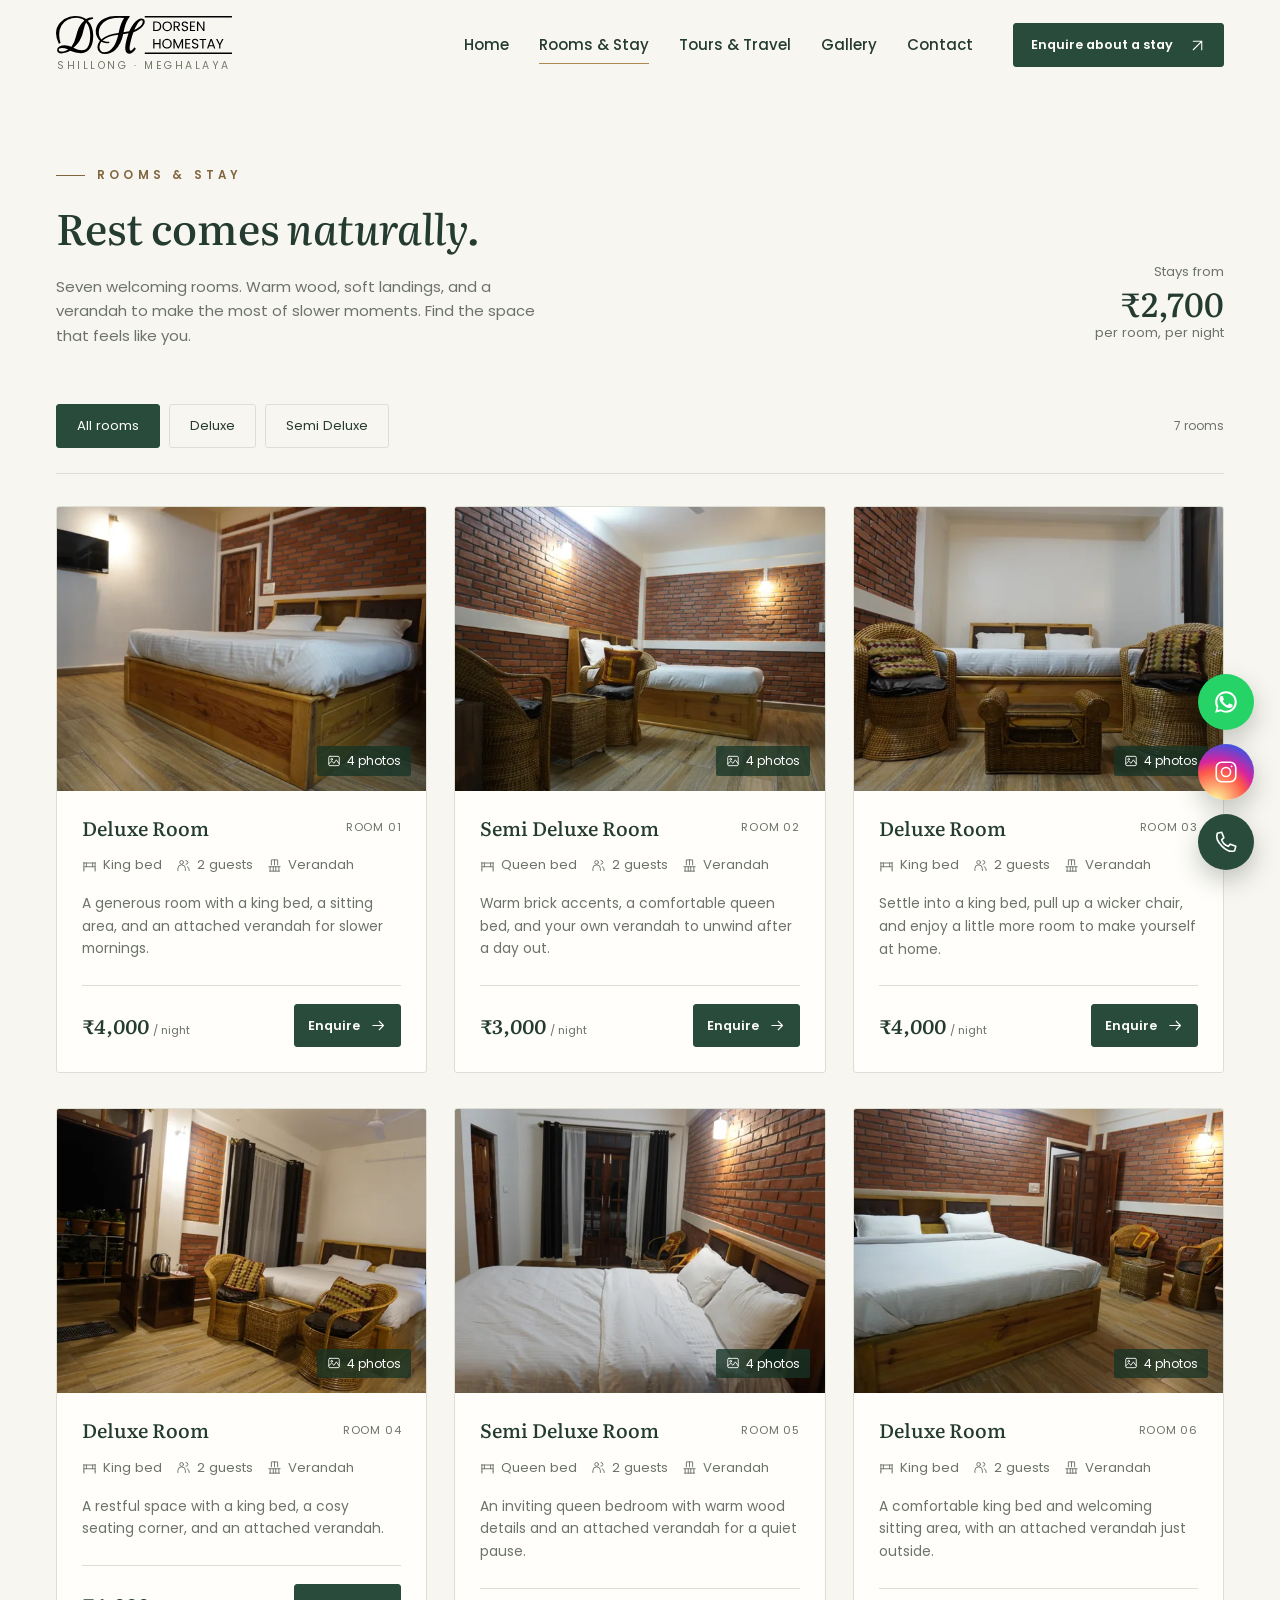
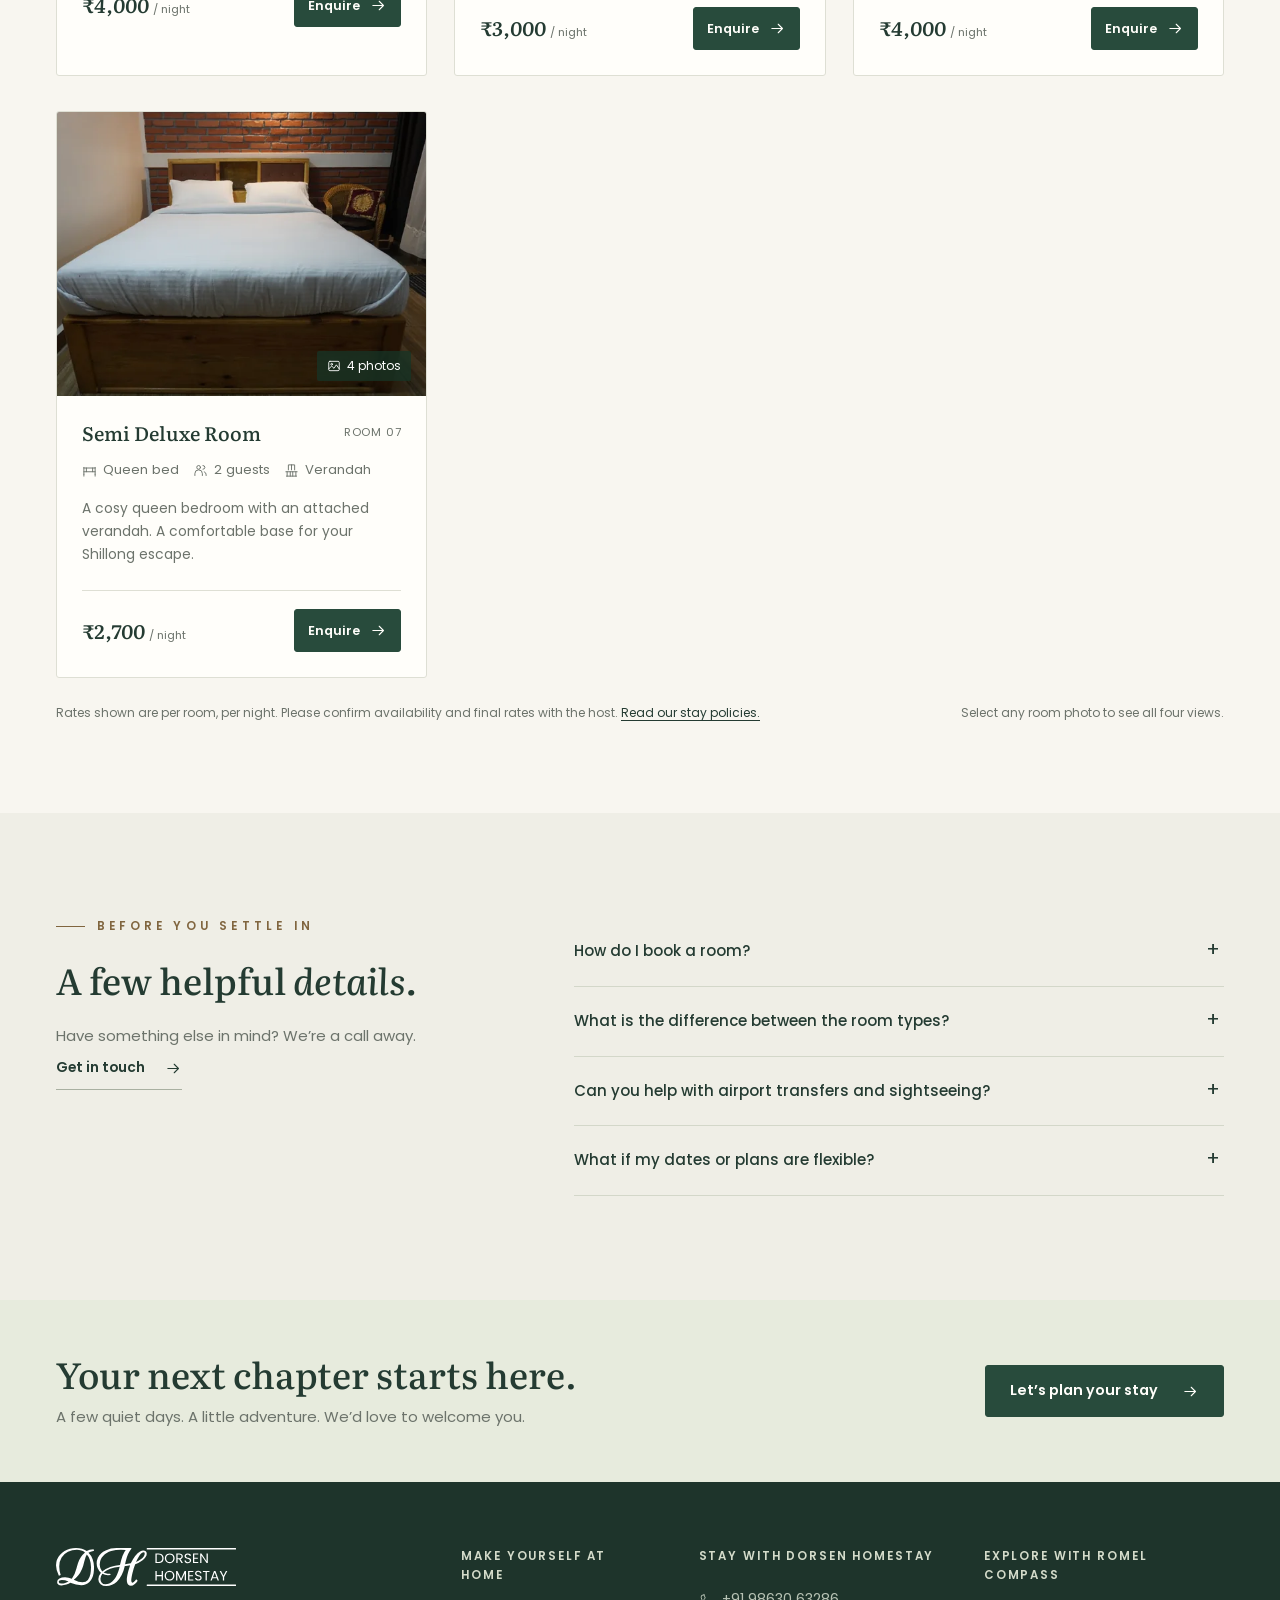
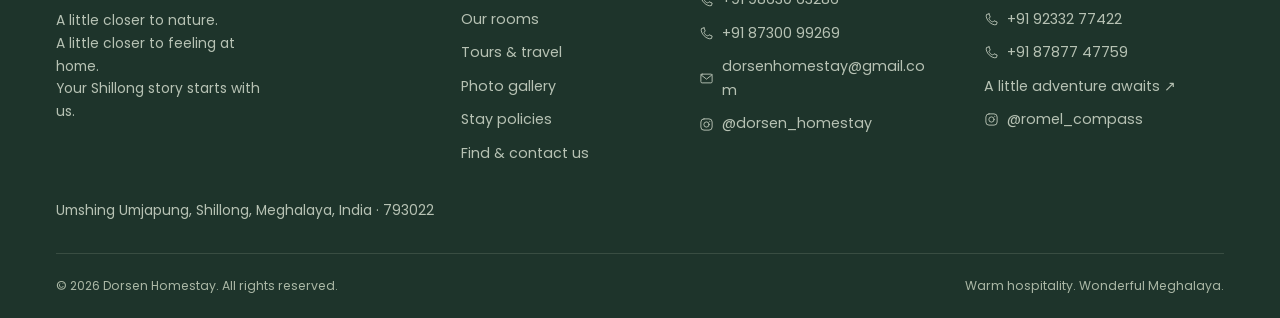
<file: rooms/index.html>
<!doctype html>
<html lang="en">
  <head>
    <meta charset="UTF-8" />
    <meta name="viewport" content="width=device-width, initial-scale=1" />
    <meta name="theme-color" content="#284b3c" />
    <title>Rooms & Stay | Dorsen Homestay, Shillong</title>
    <meta
      name="description"
      content="Explore all seven Deluxe and Semi Deluxe rooms at Dorsen Homestay in Shillong. View photographs, room rates, amenities, and enquire directly with the host."
    />
    <link rel="canonical" href="https://dorsenhomestay.com/rooms/" />
    <meta
      property="og:title"
      content="Rooms & Stay | Dorsen Homestay, Shillong"
    />
    <meta
      property="og:description"
      content="Explore all seven Deluxe and Semi Deluxe rooms at Dorsen Homestay in Shillong. View photographs, room rates, amenities, and enquire directly with the host."
    />
    <meta property="og:type" content="website" />
    <meta property="og:url" content="https://dorsenhomestay.com/rooms/" />
    <meta property="og:site_name" content="Dorsen Homestay" />
    <meta property="og:locale" content="en_IN" />
    <meta
      property="og:image"
      content="https://dorsenhomestay.com/res/media/optimized/room-1-2-1280.webp"
    />
    <meta property="og:image:width" content="1280" />
    <meta property="og:image:height" content="855" />
    <meta
      property="og:image:alt"
      content="Deluxe Room at Dorsen Homestay, Shillong"
    />
    <meta name="twitter:card" content="summary_large_image" />
    <meta
      name="twitter:title"
      content="Rooms & Stay | Dorsen Homestay, Shillong"
    />
    <meta
      name="twitter:description"
      content="Explore all seven Deluxe and Semi Deluxe rooms at Dorsen Homestay in Shillong. View photographs, room rates, amenities, and enquire directly with the host."
    />
    <meta
      name="twitter:image"
      content="https://dorsenhomestay.com/res/media/optimized/room-1-2-1280.webp"
    />
    <link
      rel="icon"
      href="../res/media/logo/dorsen-homestay-favicon.svg"
      type="image/svg+xml"
    />
    <link
      rel="apple-touch-icon"
      href="../res/media/logo/dorsen-homestay-favicon.png"
    />
    <link rel="preconnect" href="https://fonts.googleapis.com" />
    <link rel="preconnect" href="https://fonts.gstatic.com" crossorigin />
    <link
      href="https://fonts.googleapis.com/css2?family=Literata:ital,opsz,wght@0,7..72,400;0,7..72,500;0,7..72,600;1,7..72,400;1,7..72,500;1,7..72,600&family=Poppins:ital,wght@0,400;0,500;0,600;0,700;1,400&display=swap"
      rel="stylesheet"
    />

    <link rel="stylesheet" href="../res/css/site.css?v=3" />
    <script>
      document.documentElement.classList.add("js");
    </script>
    <script src="../res/js/site.js?v=2" defer></script>
    <noscript
      ><style>
        .contact-tabs,
        .filter-bar {
          display: none;
        }
        .tour-enquiry[hidden] {
          display: block !important;
          margin-top: 30px;
        }
      </style></noscript
    >
  </head>
  <body>
    <svg
      aria-hidden="true"
      xmlns="http://www.w3.org/2000/svg"
      style="position: absolute; width: 0; height: 0; overflow: hidden"
    >
      <symbol id="icon-arrow" viewBox="0 0 24 24">
        <path d="M4 12h15m-6-6 6 6-6 6" />
      </symbol>
      <symbol id="icon-up-right" viewBox="0 0 24 24">
        <path d="M6 18 18 6M6 6h12v12" />
      </symbol>
      <symbol id="icon-down" viewBox="0 0 24 24">
        <path d="M12 4v15m-6-6 6 6 6-6" />
      </symbol>
      <symbol id="icon-pin" viewBox="0 0 24 24">
        <path d="M20 10c0 6-8 11-8 11S4 16 4 10a8 8 0 1 1 16 0Z" />
        <circle cx="12" cy="10" r="2.5" />
      </symbol>
      <symbol id="icon-bed" viewBox="0 0 24 24">
        <path d="M3 18V7m18 11V7M3 14h18M3 18v3m18-3v3M3 8h18M7 8v6m10-6v6" />
      </symbol>
      <symbol id="icon-people" viewBox="0 0 24 24">
        <circle cx="9" cy="7" r="3" />
        <path
          d="M3 20v-3a6 6 0 0 1 12 0v3M16 4a3 3 0 0 1 0 6m2 4a5 5 0 0 1 3 5v1"
        />
      </symbol>
      <symbol id="icon-leaf" viewBox="0 0 24 24">
        <path d="M19 3C8 3 3 7 4 14c1 5 6 7 10 4 5-4 5-10 5-15ZM4 21 15 9" />
      </symbol>
      <symbol id="icon-coffee" viewBox="0 0 24 24">
        <path
          d="M4 8h12v7a5 5 0 0 1-5 5H9a5 5 0 0 1-5-5V8Zm12 0h2a3 3 0 0 1 0 6h-2M2 22h18M7 2v3m5-3v3"
        />
      </symbol>
      <symbol id="icon-wifi" viewBox="0 0 24 24">
        <path
          d="M2 8a16 16 0 0 1 20 0M5 12a11 11 0 0 1 14 0m-11 4a6 6 0 0 1 8 0"
        />
        <circle cx="12" cy="20" r=".7" />
      </symbol>
      <symbol id="icon-car" viewBox="0 0 24 24">
        <path d="m4 10 2-6h12l2 6M3 10h18v8H3v-8Zm2 8v3m14-3v3M6 14h2m8 0h2" />
      </symbol>
      <symbol id="icon-balcony" viewBox="0 0 24 24">
        <path
          d="M3 14h18M4 21h16M5 14v7m5-7v7m4-7v7m5-7v7M7 11V3h10v8M12 3v8"
        />
      </symbol>
      <symbol id="icon-service" viewBox="0 0 24 24">
        <path d="M3 17a9 9 0 0 1 18 0H3Zm-1 4h20M12 5V3m-2 0h4" />
      </symbol>
      <symbol id="icon-compass" viewBox="0 0 24 24">
        <circle cx="12" cy="12" r="9" />
        <path d="m16 8-2 6-6 2 2-6 6-2Z" />
      </symbol>
      <symbol id="icon-phone" viewBox="0 0 24 24">
        <path d="m8 3-4 1c-3 7 9 19 16 16l1-4-5-2-2 2c-3-1-5-3-6-6l2-2-2-5Z" />
      </symbol>
      <symbol id="icon-mail" viewBox="0 0 24 24">
        <rect x="3" y="5" width="18" height="14" rx="2" />
        <path d="m3 6 9 7 9-7" />
      </symbol>
      <symbol id="icon-photo" viewBox="0 0 24 24">
        <rect x="3" y="4" width="18" height="16" rx="2" />
        <circle cx="8" cy="9" r="1.5" />
        <path d="m3 17 5-5 4 4 4-6 5 7" />
      </symbol>
      <symbol id="icon-close" viewBox="0 0 24 24">
        <path d="m6 6 12 12M6 18 18 6" />
      </symbol>
      <symbol id="icon-left" viewBox="0 0 24 24">
        <path d="m14 5-7 7 7 7" />
      </symbol>
      <symbol id="icon-right" viewBox="0 0 24 24">
        <path d="m10 5 7 7-7 7" />
      </symbol>
      <symbol id="icon-plane" viewBox="0 0 24 24">
        <path d="m22 2-7 20-4-9-9-4L22 2ZM11 13 22 2" />
      </symbol>
      <symbol id="icon-home" viewBox="0 0 24 24">
        <path d="m3 10 9-7 9 7M5 9v12h14V9M9 21v-8h6v8" />
      </symbol>
      <symbol id="icon-whatsapp" viewBox="0 0 24 24">
        <path
          fill="currentColor"
          stroke="none"
          d="M17.47 14.38c-.3-.15-1.76-.87-2.03-.97-.27-.1-.47-.15-.67.15-.2.3-.77.97-.94 1.16-.17.2-.35.22-.64.08-.3-.15-1.26-.47-2.39-1.48-.88-.79-1.48-1.76-1.65-2.06-.17-.3-.02-.46.13-.6.13-.14.3-.35.45-.52.15-.17.2-.3.3-.5.1-.2.05-.37-.02-.52-.08-.15-.67-1.61-.92-2.21-.24-.58-.49-.5-.67-.51-.17-.01-.37-.01-.57-.01-.2 0-.52.07-.79.37-.27.3-1.04 1.02-1.04 2.48s1.07 2.87 1.21 3.07c.15.2 2.1 3.2 5.08 4.49.71.31 1.26.49 1.69.62.71.23 1.36.2 1.87.12.57-.08 1.76-.72 2.01-1.41.25-.7.25-1.29.17-1.42-.07-.12-.27-.2-.57-.35Z"
        />
        <path
          fill="currentColor"
          stroke="none"
          d="M12 2C6.48 2 2 6.48 2 12c0 1.76.46 3.42 1.28 4.85L2 22l5.31-1.36A9.95 9.95 0 0 0 12 22c5.52 0 10-4.48 10-10S17.52 2 12 2Zm0 18.02c-1.6 0-3.09-.44-4.36-1.2l-.31-.19-3.15.83.84-3.08-.2-.32A7.94 7.94 0 0 1 4.01 12c0-4.42 3.58-8 8-8s8 3.58 8 8-3.6 8.02-8.01 8.02Z"
        />
      </symbol>
      <symbol id="icon-instagram" viewBox="0 0 24 24">
        <rect x="3" y="3" width="18" height="18" rx="5" />
        <circle cx="12" cy="12" r="4.2" />
        <circle cx="17.2" cy="6.8" r=".9" fill="currentColor" stroke="none" />
      </symbol>
    </svg>
    <a class="skip-link" href="#main">Skip to content</a>
    <header class="site-header">
      <div class="container header-inner">
        <a class="brand" href=".././" aria-label="Dorsen Homestay home"
          ><img
            src="../res/media/logo/dorsen-homestay-dark.svg"
            alt="Dorsen Homestay"
            width="176"
            height="38"
          /><span class="brand-caption">Shillong · Meghalaya</span></a
        >
        <nav class="site-nav" id="site-navigation" aria-label="Main navigation">
          <a href=".././">Home</a
          ><a href="../rooms/" aria-current="page">Rooms & Stay</a
          ><a href="../tours/">Tours & Travel</a
          ><a href="../gallery/">Gallery</a><a href="../contact/">Contact</a>
          <div class="nav-mobile-contact">
            <a class="button" href="../contact/?interest=stay#enquiry"
              >Enquire about a stay<svg
                class="icon"
                aria-hidden="true"
                focusable="false"
              >
                <use href="#icon-arrow" /></svg
            ></a>
            <p>Your home in the hills.<br />Umshing, Shillong, Meghalaya</p>
          </div>
        </nav>
        <a class="button header-cta" href="../contact/?interest=stay#enquiry"
          >Enquire about a stay<svg
            class="icon"
            aria-hidden="true"
            focusable="false"
          >
            <use href="#icon-up-right" /></svg
        ></a>
        <button
          class="menu-toggle"
          type="button"
          aria-label="Open navigation"
          aria-expanded="false"
          aria-controls="site-navigation"
        >
          <span></span><span></span>
        </button>
      </div>
    </header>
    <main id="main" tabindex="-1">
      <section class="page-intro">
        <div class="container">
          <div class="page-intro-row">
            <div>
              <div class="eyebrow">Rooms & stay</div>
              <h1>Rest comes <em>naturally.</em></h1>
              <p>
                Seven welcoming rooms. Warm wood, soft landings, and a verandah
                to make the most of slower moments. Find the space that feels
                like you.
              </p>
            </div>
            <div class="page-intro-note">
              Stays from<strong>₹2,700</strong>per room, per night
            </div>
          </div>
        </div>
      </section>
      <section class="container room-list" aria-label="Choose your room">
        <div class="filter-bar">
          <div
            class="filter-buttons"
            data-filter-group="rooms"
            aria-label="Filter rooms by type"
          >
            <button
              class="filter-button"
              type="button"
              data-filter="all"
              aria-pressed="true"
            >
              All rooms</button
            ><button
              class="filter-button"
              type="button"
              data-filter="deluxe"
              aria-pressed="false"
            >
              Deluxe</button
            ><button
              class="filter-button"
              type="button"
              data-filter="semi-deluxe"
              aria-pressed="false"
            >
              Semi Deluxe
            </button>
          </div>
          <span class="result-count" data-count="rooms" aria-live="polite"
            >7 rooms</span
          >
        </div>
        <div class="room-grid">
          <article
            class="room-card reveal"
            id="room-1"
            data-collection="rooms"
            data-category="deluxe"
          >
            <a
              class="room-photo"
              href="../res/media/optimized/room-1-2-1280.webp"
              data-gallery='[{"src": "../res/media/optimized/room-1-2-1280.webp", "alt": "Deluxe Room, room 1 \u2014 view 2"}, {"src": "../res/media/optimized/room-1-1-1280.webp", "alt": "Deluxe Room, room 1 \u2014 view 1"}, {"src": "../res/media/optimized/room-1-3-1280.webp", "alt": "Deluxe Room, room 1 \u2014 view 3"}, {"src": "../res/media/optimized/room-1-4-1280.webp", "alt": "Deluxe Room, room 1 \u2014 bathroom"}]'
              data-gallery-title="Deluxe Room · Room 01"
              aria-label="View four photos of Deluxe Room, room 1"
              ><img
                class=""
                src="../res/media/optimized/room-1-2-1280.webp"
                srcset="
                  ../res/media/optimized/room-1-2-640.webp   640w,
                  ../res/media/optimized/room-1-2-1280.webp 1280w
                "
                sizes="(max-width: 640px) 100vw, (max-width: 900px) 50vw, 33vw"
                width="1280"
                height="855"
                alt="Deluxe Room at Dorsen Homestay, room 1"
                loading="lazy"
                decoding="async"
              /><span class="photo-count"
                ><svg class="icon" aria-hidden="true" focusable="false">
                  <use href="#icon-photo" /></svg
                >4 photos</span
              ></a
            >
            <div class="room-body">
              <div class="room-title-row">
                <h3>Deluxe Room</h3>
                <span class="room-number">ROOM 01</span>
              </div>
              <div class="room-features">
                <span
                  ><svg class="icon" aria-hidden="true" focusable="false">
                    <use href="#icon-bed" /></svg
                  >King bed</span
                ><span
                  ><svg class="icon" aria-hidden="true" focusable="false">
                    <use href="#icon-people" /></svg
                  >2 guests</span
                ><span
                  ><svg class="icon" aria-hidden="true" focusable="false">
                    <use href="#icon-balcony" /></svg
                  >Verandah</span
                >
              </div>
              <p>
                A generous room with a king bed, a sitting area, and an attached
                verandah for slower mornings.
              </p>
              <div class="room-bottom">
                <span class="room-price">₹4,000 <small>/ night</small></span
                ><a
                  class="button"
                  href="../contact/?interest=stay&amp;room=room-1#enquiry"
                  >Enquire<svg
                    class="icon"
                    aria-hidden="true"
                    focusable="false"
                  >
                    <use href="#icon-arrow" /></svg
                ></a>
              </div>
            </div>
          </article>
          <article
            class="room-card reveal"
            id="room-2"
            data-collection="rooms"
            data-category="semi-deluxe"
          >
            <a
              class="room-photo"
              href="../res/media/optimized/room-2-1-1280.webp"
              data-gallery='[{"src": "../res/media/optimized/room-2-1-1280.webp", "alt": "Semi Deluxe Room, room 2 \u2014 view 1"}, {"src": "../res/media/optimized/room-2-2-1280.webp", "alt": "Semi Deluxe Room, room 2 \u2014 view 2"}, {"src": "../res/media/optimized/room-2-3-1280.webp", "alt": "Semi Deluxe Room, room 2 \u2014 view 3"}, {"src": "../res/media/optimized/room-2-4-1280.webp", "alt": "Semi Deluxe Room, room 2 \u2014 bathroom"}]'
              data-gallery-title="Semi Deluxe Room · Room 02"
              aria-label="View four photos of Semi Deluxe Room, room 2"
              ><img
                class=""
                src="../res/media/optimized/room-2-1-1280.webp"
                srcset="
                  ../res/media/optimized/room-2-1-640.webp   640w,
                  ../res/media/optimized/room-2-1-1280.webp 1280w
                "
                sizes="(max-width: 640px) 100vw, (max-width: 900px) 50vw, 33vw"
                width="1280"
                height="855"
                alt="Semi Deluxe Room at Dorsen Homestay, room 2"
                loading="lazy"
                decoding="async"
              /><span class="photo-count"
                ><svg class="icon" aria-hidden="true" focusable="false">
                  <use href="#icon-photo" /></svg
                >4 photos</span
              ></a
            >
            <div class="room-body">
              <div class="room-title-row">
                <h3>Semi Deluxe Room</h3>
                <span class="room-number">ROOM 02</span>
              </div>
              <div class="room-features">
                <span
                  ><svg class="icon" aria-hidden="true" focusable="false">
                    <use href="#icon-bed" /></svg
                  >Queen bed</span
                ><span
                  ><svg class="icon" aria-hidden="true" focusable="false">
                    <use href="#icon-people" /></svg
                  >2 guests</span
                ><span
                  ><svg class="icon" aria-hidden="true" focusable="false">
                    <use href="#icon-balcony" /></svg
                  >Verandah</span
                >
              </div>
              <p>
                Warm brick accents, a comfortable queen bed, and your own
                verandah to unwind after a day out.
              </p>
              <div class="room-bottom">
                <span class="room-price">₹3,000 <small>/ night</small></span
                ><a
                  class="button"
                  href="../contact/?interest=stay&amp;room=room-2#enquiry"
                  >Enquire<svg
                    class="icon"
                    aria-hidden="true"
                    focusable="false"
                  >
                    <use href="#icon-arrow" /></svg
                ></a>
              </div>
            </div>
          </article>
          <article
            class="room-card reveal"
            id="room-3"
            data-collection="rooms"
            data-category="deluxe"
          >
            <a
              class="room-photo"
              href="../res/media/optimized/room-3-1-1280.webp"
              data-gallery='[{"src": "../res/media/optimized/room-3-1-1280.webp", "alt": "Deluxe Room, room 3 \u2014 view 1"}, {"src": "../res/media/optimized/room-3-2-1280.webp", "alt": "Deluxe Room, room 3 \u2014 view 2"}, {"src": "../res/media/optimized/room-3-3-1280.webp", "alt": "Deluxe Room, room 3 \u2014 view 3"}, {"src": "../res/media/optimized/room-3-4-1280.webp", "alt": "Deluxe Room, room 3 \u2014 bathroom"}]'
              data-gallery-title="Deluxe Room · Room 03"
              aria-label="View four photos of Deluxe Room, room 3"
              ><img
                class=""
                src="../res/media/optimized/room-3-1-1280.webp"
                srcset="
                  ../res/media/optimized/room-3-1-640.webp   640w,
                  ../res/media/optimized/room-3-1-1280.webp 1280w
                "
                sizes="(max-width: 640px) 100vw, (max-width: 900px) 50vw, 33vw"
                width="1280"
                height="855"
                alt="Deluxe Room at Dorsen Homestay, room 3"
                loading="lazy"
                decoding="async"
              /><span class="photo-count"
                ><svg class="icon" aria-hidden="true" focusable="false">
                  <use href="#icon-photo" /></svg
                >4 photos</span
              ></a
            >
            <div class="room-body">
              <div class="room-title-row">
                <h3>Deluxe Room</h3>
                <span class="room-number">ROOM 03</span>
              </div>
              <div class="room-features">
                <span
                  ><svg class="icon" aria-hidden="true" focusable="false">
                    <use href="#icon-bed" /></svg
                  >King bed</span
                ><span
                  ><svg class="icon" aria-hidden="true" focusable="false">
                    <use href="#icon-people" /></svg
                  >2 guests</span
                ><span
                  ><svg class="icon" aria-hidden="true" focusable="false">
                    <use href="#icon-balcony" /></svg
                  >Verandah</span
                >
              </div>
              <p>
                Settle into a king bed, pull up a wicker chair, and enjoy a
                little more room to make yourself at home.
              </p>
              <div class="room-bottom">
                <span class="room-price">₹4,000 <small>/ night</small></span
                ><a
                  class="button"
                  href="../contact/?interest=stay&amp;room=room-3#enquiry"
                  >Enquire<svg
                    class="icon"
                    aria-hidden="true"
                    focusable="false"
                  >
                    <use href="#icon-arrow" /></svg
                ></a>
              </div>
            </div>
          </article>
          <article
            class="room-card reveal"
            id="room-4"
            data-collection="rooms"
            data-category="deluxe"
          >
            <a
              class="room-photo"
              href="../res/media/optimized/room-4-1-1280.webp"
              data-gallery='[{"src": "../res/media/optimized/room-4-1-1280.webp", "alt": "Deluxe Room, room 4 \u2014 view 1"}, {"src": "../res/media/optimized/room-4-2-1280.webp", "alt": "Deluxe Room, room 4 \u2014 view 2"}, {"src": "../res/media/optimized/room-4-3-1280.webp", "alt": "Deluxe Room, room 4 \u2014 view 3"}, {"src": "../res/media/optimized/room-4-4-1280.webp", "alt": "Deluxe Room, room 4 \u2014 bathroom"}]'
              data-gallery-title="Deluxe Room · Room 04"
              aria-label="View four photos of Deluxe Room, room 4"
              ><img
                class=""
                src="../res/media/optimized/room-4-1-1280.webp"
                srcset="
                  ../res/media/optimized/room-4-1-640.webp   640w,
                  ../res/media/optimized/room-4-1-1280.webp 1280w
                "
                sizes="(max-width: 640px) 100vw, (max-width: 900px) 50vw, 33vw"
                width="1280"
                height="855"
                alt="Deluxe Room at Dorsen Homestay, room 4"
                loading="lazy"
                decoding="async"
              /><span class="photo-count"
                ><svg class="icon" aria-hidden="true" focusable="false">
                  <use href="#icon-photo" /></svg
                >4 photos</span
              ></a
            >
            <div class="room-body">
              <div class="room-title-row">
                <h3>Deluxe Room</h3>
                <span class="room-number">ROOM 04</span>
              </div>
              <div class="room-features">
                <span
                  ><svg class="icon" aria-hidden="true" focusable="false">
                    <use href="#icon-bed" /></svg
                  >King bed</span
                ><span
                  ><svg class="icon" aria-hidden="true" focusable="false">
                    <use href="#icon-people" /></svg
                  >2 guests</span
                ><span
                  ><svg class="icon" aria-hidden="true" focusable="false">
                    <use href="#icon-balcony" /></svg
                  >Verandah</span
                >
              </div>
              <p>
                A restful space with a king bed, a cosy seating corner, and an
                attached verandah.
              </p>
              <div class="room-bottom">
                <span class="room-price">₹4,000 <small>/ night</small></span
                ><a
                  class="button"
                  href="../contact/?interest=stay&amp;room=room-4#enquiry"
                  >Enquire<svg
                    class="icon"
                    aria-hidden="true"
                    focusable="false"
                  >
                    <use href="#icon-arrow" /></svg
                ></a>
              </div>
            </div>
          </article>
          <article
            class="room-card reveal"
            id="room-5"
            data-collection="rooms"
            data-category="semi-deluxe"
          >
            <a
              class="room-photo"
              href="../res/media/optimized/room-5-1-1280.webp"
              data-gallery='[{"src": "../res/media/optimized/room-5-1-1280.webp", "alt": "Semi Deluxe Room, room 5 \u2014 view 1"}, {"src": "../res/media/optimized/room-5-2-1280.webp", "alt": "Semi Deluxe Room, room 5 \u2014 view 2"}, {"src": "../res/media/optimized/room-5-3-1280.webp", "alt": "Semi Deluxe Room, room 5 \u2014 view 3"}, {"src": "../res/media/optimized/room-5-4-1280.webp", "alt": "Semi Deluxe Room, room 5 \u2014 bathroom"}]'
              data-gallery-title="Semi Deluxe Room · Room 05"
              aria-label="View four photos of Semi Deluxe Room, room 5"
              ><img
                class=""
                src="../res/media/optimized/room-5-1-1280.webp"
                srcset="
                  ../res/media/optimized/room-5-1-640.webp   640w,
                  ../res/media/optimized/room-5-1-1280.webp 1280w
                "
                sizes="(max-width: 640px) 100vw, (max-width: 900px) 50vw, 33vw"
                width="1280"
                height="855"
                alt="Semi Deluxe Room at Dorsen Homestay, room 5"
                loading="lazy"
                decoding="async"
              /><span class="photo-count"
                ><svg class="icon" aria-hidden="true" focusable="false">
                  <use href="#icon-photo" /></svg
                >4 photos</span
              ></a
            >
            <div class="room-body">
              <div class="room-title-row">
                <h3>Semi Deluxe Room</h3>
                <span class="room-number">ROOM 05</span>
              </div>
              <div class="room-features">
                <span
                  ><svg class="icon" aria-hidden="true" focusable="false">
                    <use href="#icon-bed" /></svg
                  >Queen bed</span
                ><span
                  ><svg class="icon" aria-hidden="true" focusable="false">
                    <use href="#icon-people" /></svg
                  >2 guests</span
                ><span
                  ><svg class="icon" aria-hidden="true" focusable="false">
                    <use href="#icon-balcony" /></svg
                  >Verandah</span
                >
              </div>
              <p>
                An inviting queen bedroom with warm wood details and an attached
                verandah for a quiet pause.
              </p>
              <div class="room-bottom">
                <span class="room-price">₹3,000 <small>/ night</small></span
                ><a
                  class="button"
                  href="../contact/?interest=stay&amp;room=room-5#enquiry"
                  >Enquire<svg
                    class="icon"
                    aria-hidden="true"
                    focusable="false"
                  >
                    <use href="#icon-arrow" /></svg
                ></a>
              </div>
            </div>
          </article>
          <article
            class="room-card reveal"
            id="room-6"
            data-collection="rooms"
            data-category="deluxe"
          >
            <a
              class="room-photo"
              href="../res/media/optimized/room-6-1-1280.webp"
              data-gallery='[{"src": "../res/media/optimized/room-6-1-1280.webp", "alt": "Deluxe Room, room 6 \u2014 view 1"}, {"src": "../res/media/optimized/room-6-2-1280.webp", "alt": "Deluxe Room, room 6 \u2014 view 2"}, {"src": "../res/media/optimized/room-6-3-1280.webp", "alt": "Deluxe Room, room 6 \u2014 view 3"}, {"src": "../res/media/optimized/room-6-4-1280.webp", "alt": "Deluxe Room, room 6 \u2014 bathroom"}]'
              data-gallery-title="Deluxe Room · Room 06"
              aria-label="View four photos of Deluxe Room, room 6"
              ><img
                class=""
                src="../res/media/optimized/room-6-1-1280.webp"
                srcset="
                  ../res/media/optimized/room-6-1-640.webp   640w,
                  ../res/media/optimized/room-6-1-1280.webp 1280w
                "
                sizes="(max-width: 640px) 100vw, (max-width: 900px) 50vw, 33vw"
                width="1280"
                height="855"
                alt="Deluxe Room at Dorsen Homestay, room 6"
                loading="lazy"
                decoding="async"
              /><span class="photo-count"
                ><svg class="icon" aria-hidden="true" focusable="false">
                  <use href="#icon-photo" /></svg
                >4 photos</span
              ></a
            >
            <div class="room-body">
              <div class="room-title-row">
                <h3>Deluxe Room</h3>
                <span class="room-number">ROOM 06</span>
              </div>
              <div class="room-features">
                <span
                  ><svg class="icon" aria-hidden="true" focusable="false">
                    <use href="#icon-bed" /></svg
                  >King bed</span
                ><span
                  ><svg class="icon" aria-hidden="true" focusable="false">
                    <use href="#icon-people" /></svg
                  >2 guests</span
                ><span
                  ><svg class="icon" aria-hidden="true" focusable="false">
                    <use href="#icon-balcony" /></svg
                  >Verandah</span
                >
              </div>
              <p>
                A comfortable king bed and welcoming sitting area, with an
                attached verandah just outside.
              </p>
              <div class="room-bottom">
                <span class="room-price">₹4,000 <small>/ night</small></span
                ><a
                  class="button"
                  href="../contact/?interest=stay&amp;room=room-6#enquiry"
                  >Enquire<svg
                    class="icon"
                    aria-hidden="true"
                    focusable="false"
                  >
                    <use href="#icon-arrow" /></svg
                ></a>
              </div>
            </div>
          </article>
          <article
            class="room-card reveal"
            id="room-7"
            data-collection="rooms"
            data-category="semi-deluxe"
          >
            <a
              class="room-photo"
              href="../res/media/optimized/room-7-1-1280.webp"
              data-gallery='[{"src": "../res/media/optimized/room-7-1-1280.webp", "alt": "Semi Deluxe Room, room 7 \u2014 view 1"}, {"src": "../res/media/optimized/room-7-2-1280.webp", "alt": "Semi Deluxe Room, room 7 \u2014 view 2"}, {"src": "../res/media/optimized/room-7-3-1280.webp", "alt": "Semi Deluxe Room, room 7 \u2014 view 3"}, {"src": "../res/media/optimized/room-7-4-1280.webp", "alt": "Semi Deluxe Room, room 7 \u2014 bathroom"}]'
              data-gallery-title="Semi Deluxe Room · Room 07"
              aria-label="View four photos of Semi Deluxe Room, room 7"
              ><img
                class=""
                src="../res/media/optimized/room-7-1-1280.webp"
                srcset="
                  ../res/media/optimized/room-7-1-640.webp   640w,
                  ../res/media/optimized/room-7-1-1280.webp 1280w
                "
                sizes="(max-width: 640px) 100vw, (max-width: 900px) 50vw, 33vw"
                width="1280"
                height="855"
                alt="Semi Deluxe Room at Dorsen Homestay, room 7"
                loading="lazy"
                decoding="async"
              /><span class="photo-count"
                ><svg class="icon" aria-hidden="true" focusable="false">
                  <use href="#icon-photo" /></svg
                >4 photos</span
              ></a
            >
            <div class="room-body">
              <div class="room-title-row">
                <h3>Semi Deluxe Room</h3>
                <span class="room-number">ROOM 07</span>
              </div>
              <div class="room-features">
                <span
                  ><svg class="icon" aria-hidden="true" focusable="false">
                    <use href="#icon-bed" /></svg
                  >Queen bed</span
                ><span
                  ><svg class="icon" aria-hidden="true" focusable="false">
                    <use href="#icon-people" /></svg
                  >2 guests</span
                ><span
                  ><svg class="icon" aria-hidden="true" focusable="false">
                    <use href="#icon-balcony" /></svg
                  >Verandah</span
                >
              </div>
              <p>
                A cosy queen bedroom with an attached verandah. A comfortable
                base for your Shillong escape.
              </p>
              <div class="room-bottom">
                <span class="room-price">₹2,700 <small>/ night</small></span
                ><a
                  class="button"
                  href="../contact/?interest=stay&amp;room=room-7#enquiry"
                  >Enquire<svg
                    class="icon"
                    aria-hidden="true"
                    focusable="false"
                  >
                    <use href="#icon-arrow" /></svg
                ></a>
              </div>
            </div>
          </article>
        </div>
        <div class="section-footnote">
          <span
            >Rates shown are per room, per night. Please confirm availability
            and final rates with the host.
            <a class="policy-link" href="../#policy"
              >Read our stay policies.</a
            ></span
          ><span>Select any room photo to see all four views.</span>
        </div>
      </section>
      <section class="section faq-section">
        <div class="container faq-grid">
          <div>
            <div class="eyebrow">Before you settle in</div>
            <h2>A few helpful <em>details.</em></h2>
            <p>Have something else in mind? We’re a call away.</p>
            <a class="text-link" href="../contact/"
              >Get in touch<svg
                class="icon"
                aria-hidden="true"
                focusable="false"
              >
                <use href="#icon-arrow" /></svg
            ></a>
          </div>
          <div class="faq-list">
            <details>
              <summary>How do I book a room?</summary>
              <p>
                Choose a room and send an enquiry or call us directly. We’ll
                confirm availability, the final rate, and the arrangements for
                your stay.
              </p>
            </details>
            <details>
              <summary>What is the difference between the room types?</summary>
              <p>
                Our Deluxe Rooms have a king bed; Semi Deluxe Rooms have a queen
                bed. Every listed room accommodates two guests and has an
                attached verandah. Browse the photographs to find your
                favourite.
              </p>
            </details>
            <details>
              <summary>
                Can you help with airport transfers and sightseeing?
              </summary>
              <p>
                Yes. Contact our travel partner, Romel Compass, to discuss
                airport pickup and drop-off, sightseeing, and accommodation
                arrangements.
              </p>
            </details>
            <details>
              <summary>What if my dates or plans are flexible?</summary>
              <p>
                That’s absolutely fine. Leave the dates blank in your enquiry
                and tell us what you have in mind. We can discuss room options
                and availability with you.
              </p>
            </details>
          </div>
        </div>
      </section>
      <section class="contact-banner">
        <div class="container">
          <div>
            <h2>Your next chapter starts here.</h2>
            <p>
              A few quiet days. A little adventure. We’d love to welcome you.
            </p>
          </div>
          <a class="button" href="../contact/?interest=stay#enquiry"
            >Let’s plan your stay<svg
              class="icon"
              aria-hidden="true"
              focusable="false"
            >
              <use href="#icon-arrow" /></svg
          ></a>
        </div>
      </section>
    </main>
    <footer class="site-footer">
      <div class="container">
        <div class="footer-grid">
          <div class="footer-brand">
            <a href=".././" aria-label="Dorsen Homestay home"
              ><img
                src="../res/media/logo/dorsen-homestay-light.svg"
                alt="Dorsen Homestay"
                width="180"
                height="40"
            /></a>
            <p>
              A little closer to nature.<br />A little closer to feeling at
              home.<br />Your Shillong story starts with us.
            </p>
          </div>
          <div>
            <h2 class="footer-heading">Make yourself at home</h2>
            <nav class="footer-links" aria-label="Footer navigation">
              <a href="../rooms/">Our rooms</a
              ><a href="../tours/">Tours & travel</a
              ><a href="../gallery/">Photo gallery</a
              ><a href="../#policy">Stay policies</a
              ><a href="../contact/">Find & contact us</a>
            </nav>
          </div>
          <div>
            <h2 class="footer-heading">Stay with Dorsen Homestay</h2>
            <div class="footer-links">
              <a href="tel:+919863063286"
                ><svg class="icon" aria-hidden="true" focusable="false">
                  <use href="#icon-phone" /></svg
                >+91 98630 63286</a
              ><a href="tel:+918730099269"
                ><svg class="icon" aria-hidden="true" focusable="false">
                  <use href="#icon-phone" /></svg
                >+91 87300 99269</a
              ><a href="mailto:dorsenhomestay@gmail.com"
                ><svg class="icon" aria-hidden="true" focusable="false">
                  <use href="#icon-mail" /></svg
                >dorsenhomestay@gmail.com</a
              ><a
                href="https://www.instagram.com/dorsen_homestay"
                target="_blank"
                rel="noopener"
                ><svg class="icon" aria-hidden="true" focusable="false">
                  <use href="#icon-instagram" /></svg
                >@dorsen_homestay</a
              >
            </div>
          </div>
          <div>
            <h2 class="footer-heading">Explore with Romel Compass</h2>
            <div class="footer-links">
              <a href="tel:+919233277422"
                ><svg class="icon" aria-hidden="true" focusable="false">
                  <use href="#icon-phone" /></svg
                >+91 92332 77422</a
              ><a href="tel:+918787747759"
                ><svg class="icon" aria-hidden="true" focusable="false">
                  <use href="#icon-phone" /></svg
                >+91 87877 47759</a
              ><a href="../tours/">A little adventure awaits ↗</a
              ><a
                href="https://www.instagram.com/romel_compass"
                target="_blank"
                rel="noopener"
                ><svg class="icon" aria-hidden="true" focusable="false">
                  <use href="#icon-instagram" /></svg
                >@romel_compass</a
              >
            </div>
          </div>
        </div>
        <div class="footer-address">
          <address>
            Umshing Umjapung, Shillong, Meghalaya, India · 793022
          </address>
        </div>
        <div class="footer-bottom">
          <span>© 2026 Dorsen Homestay. All rights reserved.</span
          ><span>Warm hospitality. Wonderful Meghalaya.</span>
        </div>
      </div>
    </footer>
    <div class="mobile-bar" aria-label="Quick contact">
      <a class="button" href="../contact/?interest=stay#enquiry"
        >Enquire about a stay<svg
          class="icon"
          aria-hidden="true"
          focusable="false"
        >
          <use href="#icon-arrow" /></svg
      ></a>
    </div>
    <dialog class="lightbox" aria-labelledby="lightbox-title">
      <div class="lightbox-header">
        <h2 class="lightbox-title" id="lightbox-title">Photo gallery</h2>
        <button
          class="icon-button"
          type="button"
          data-gallery-close
          aria-label="Close photo gallery"
        >
          <svg class="icon" aria-hidden="true" focusable="false">
            <use href="#icon-close" />
          </svg>
        </button>
      </div>
      <img class="lightbox-image" alt="" />
      <div class="lightbox-footer">
        <span class="lightbox-counter" aria-live="polite"></span>
        <div class="lightbox-controls">
          <button
            class="icon-button"
            type="button"
            data-gallery-prev
            aria-label="Previous photo"
          >
            <svg class="icon" aria-hidden="true" focusable="false">
              <use href="#icon-left" />
            </svg></button
          ><button
            class="icon-button"
            type="button"
            data-gallery-next
            aria-label="Next photo"
          >
            <svg class="icon" aria-hidden="true" focusable="false">
              <use href="#icon-right" />
            </svg>
          </button>
        </div>
      </div>
    </dialog>
    <div class="floating-actions">
      <div class="floating-popover" id="whatsapp-popover">
        <a
          class="floating-popover-link"
          href="https://wa.me/919863063286?text=Hi%20Dorsen%20Homestay%2C%20I%27d%20like%20to%20know%20more%20about%20staying%20with%20you."
          target="_blank"
          rel="noopener"
        >
          <svg class="icon" aria-hidden="true" focusable="false">
            <use href="#icon-whatsapp" />
          </svg>
          <span>Dorsen Homestay<small>+91 98630 63286</small></span>
        </a>
        <a
          class="floating-popover-link"
          href="https://wa.me/918787747759?text=Hi%20Romel%20Compass%2C%20I%27d%20like%20to%20know%20more%20about%20tours%20%26%20travel."
          target="_blank"
          rel="noopener"
        >
          <svg class="icon" aria-hidden="true" focusable="false">
            <use href="#icon-whatsapp" />
          </svg>
          <span>Romel Compass<small>+91 87877 47759</small></span>
        </a>
      </div>
      <button
        class="floating-button floating-whatsapp"
        type="button"
        aria-haspopup="true"
        aria-expanded="false"
        aria-controls="whatsapp-popover"
        aria-label="Chat on WhatsApp"
      >
        <svg class="icon" aria-hidden="true" focusable="false">
          <use href="#icon-whatsapp" />
        </svg>
      </button>
      <div class="floating-popover" id="instagram-popover">
        <a
          class="floating-popover-link"
          href="https://www.instagram.com/dorsen_homestay"
          target="_blank"
          rel="noopener"
        >
          <svg class="icon" aria-hidden="true" focusable="false">
            <use href="#icon-instagram" />
          </svg>
          <span>Dorsen Homestay<small>@dorsen_homestay</small></span>
        </a>
        <a
          class="floating-popover-link"
          href="https://www.instagram.com/romel_compass"
          target="_blank"
          rel="noopener"
        >
          <svg class="icon" aria-hidden="true" focusable="false">
            <use href="#icon-instagram" />
          </svg>
          <span>Romel Compass<small>@romel_compass</small></span>
        </a>
      </div>
      <button
        class="floating-button floating-instagram"
        type="button"
        aria-haspopup="true"
        aria-expanded="false"
        aria-controls="instagram-popover"
        aria-label="Follow us on Instagram"
      >
        <svg class="icon" aria-hidden="true" focusable="false">
          <use href="#icon-instagram" />
        </svg>
      </button>
      <div class="floating-popover" id="call-popover">
        <a class="floating-popover-link" href="tel:+919863063286">
          <svg class="icon" aria-hidden="true" focusable="false">
            <use href="#icon-phone" />
          </svg>
          <span>Dorsen Homestay<small>+91 98630 63286</small></span>
        </a>
        <a class="floating-popover-link" href="tel:+918787747759">
          <svg class="icon" aria-hidden="true" focusable="false">
            <use href="#icon-phone" />
          </svg>
          <span>Romel Compass<small>+91 87877 47759</small></span>
        </a>
      </div>
      <button
        class="floating-button floating-call"
        type="button"
        aria-haspopup="true"
        aria-expanded="false"
        aria-controls="call-popover"
        aria-label="Call us"
      >
        <svg class="icon" aria-hidden="true" focusable="false">
          <use href="#icon-phone" />
        </svg>
      </button>
    </div>
  </body>
</html>
</file>
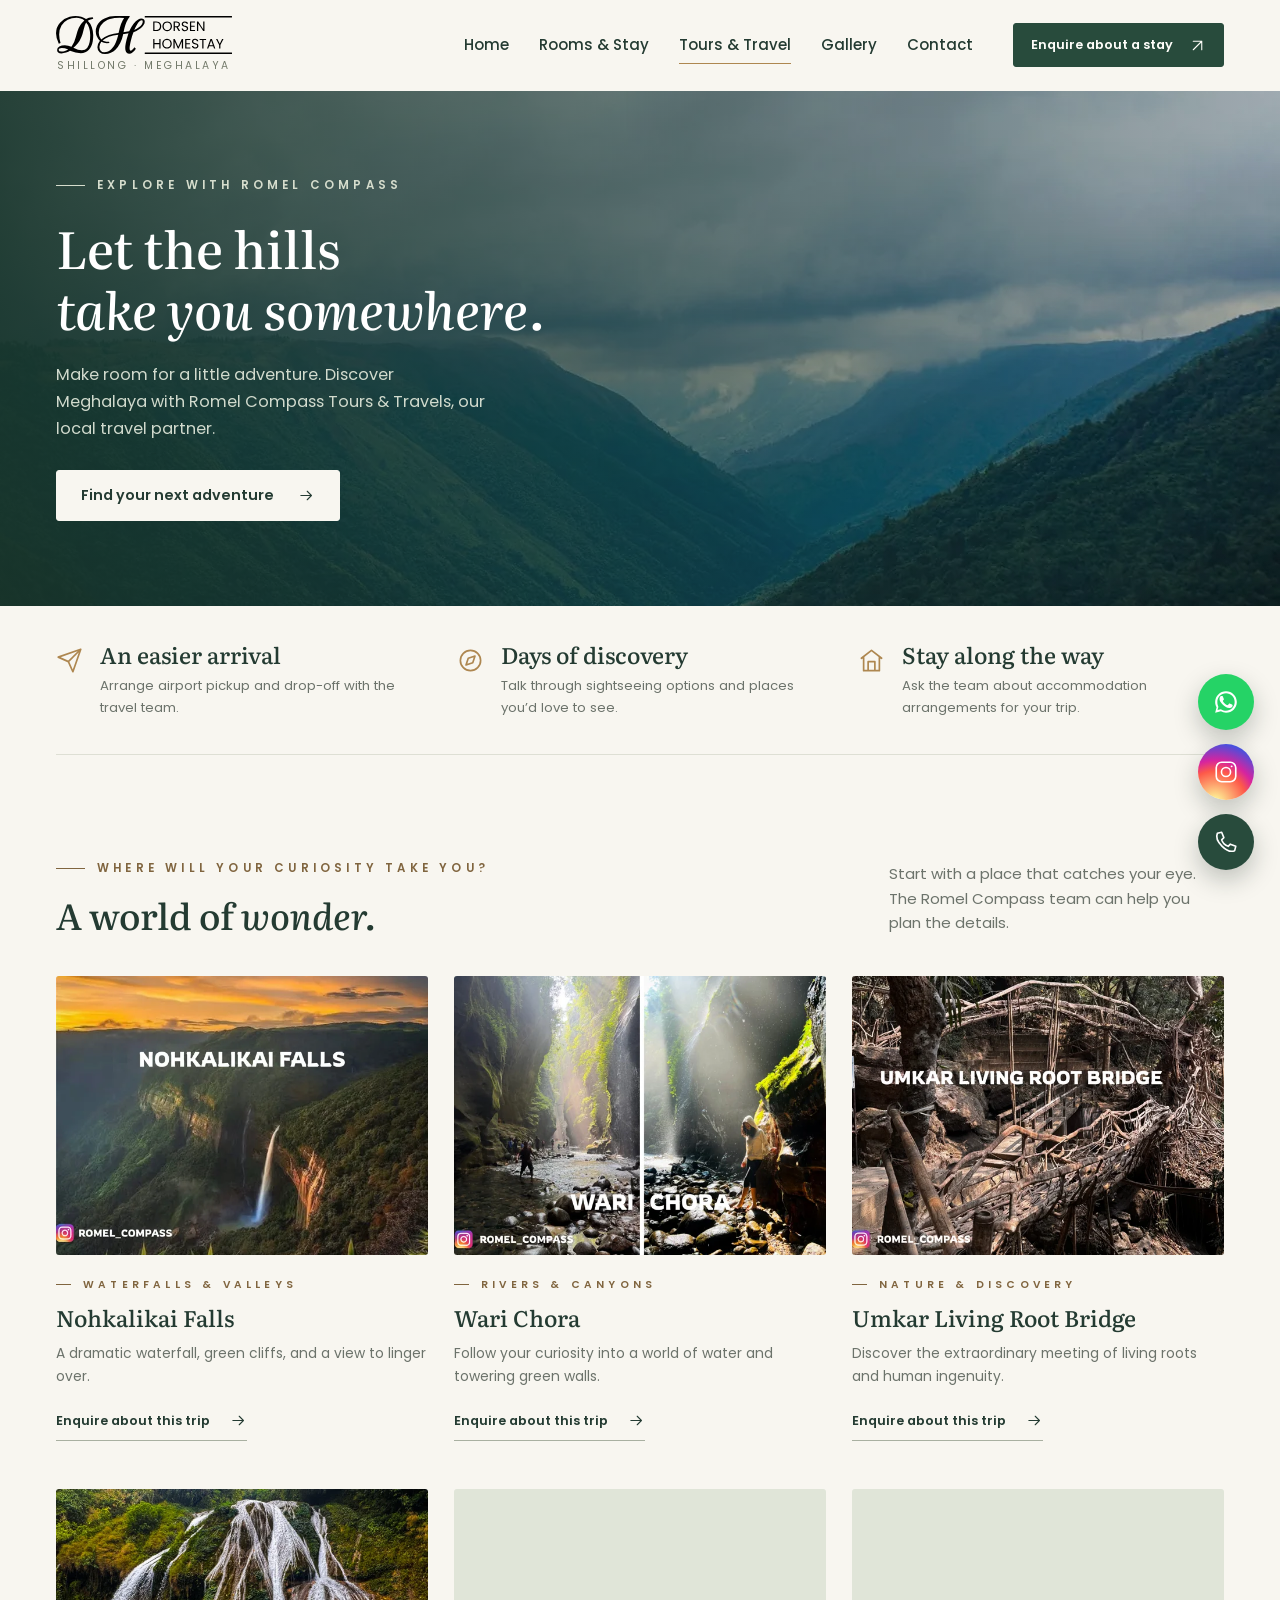
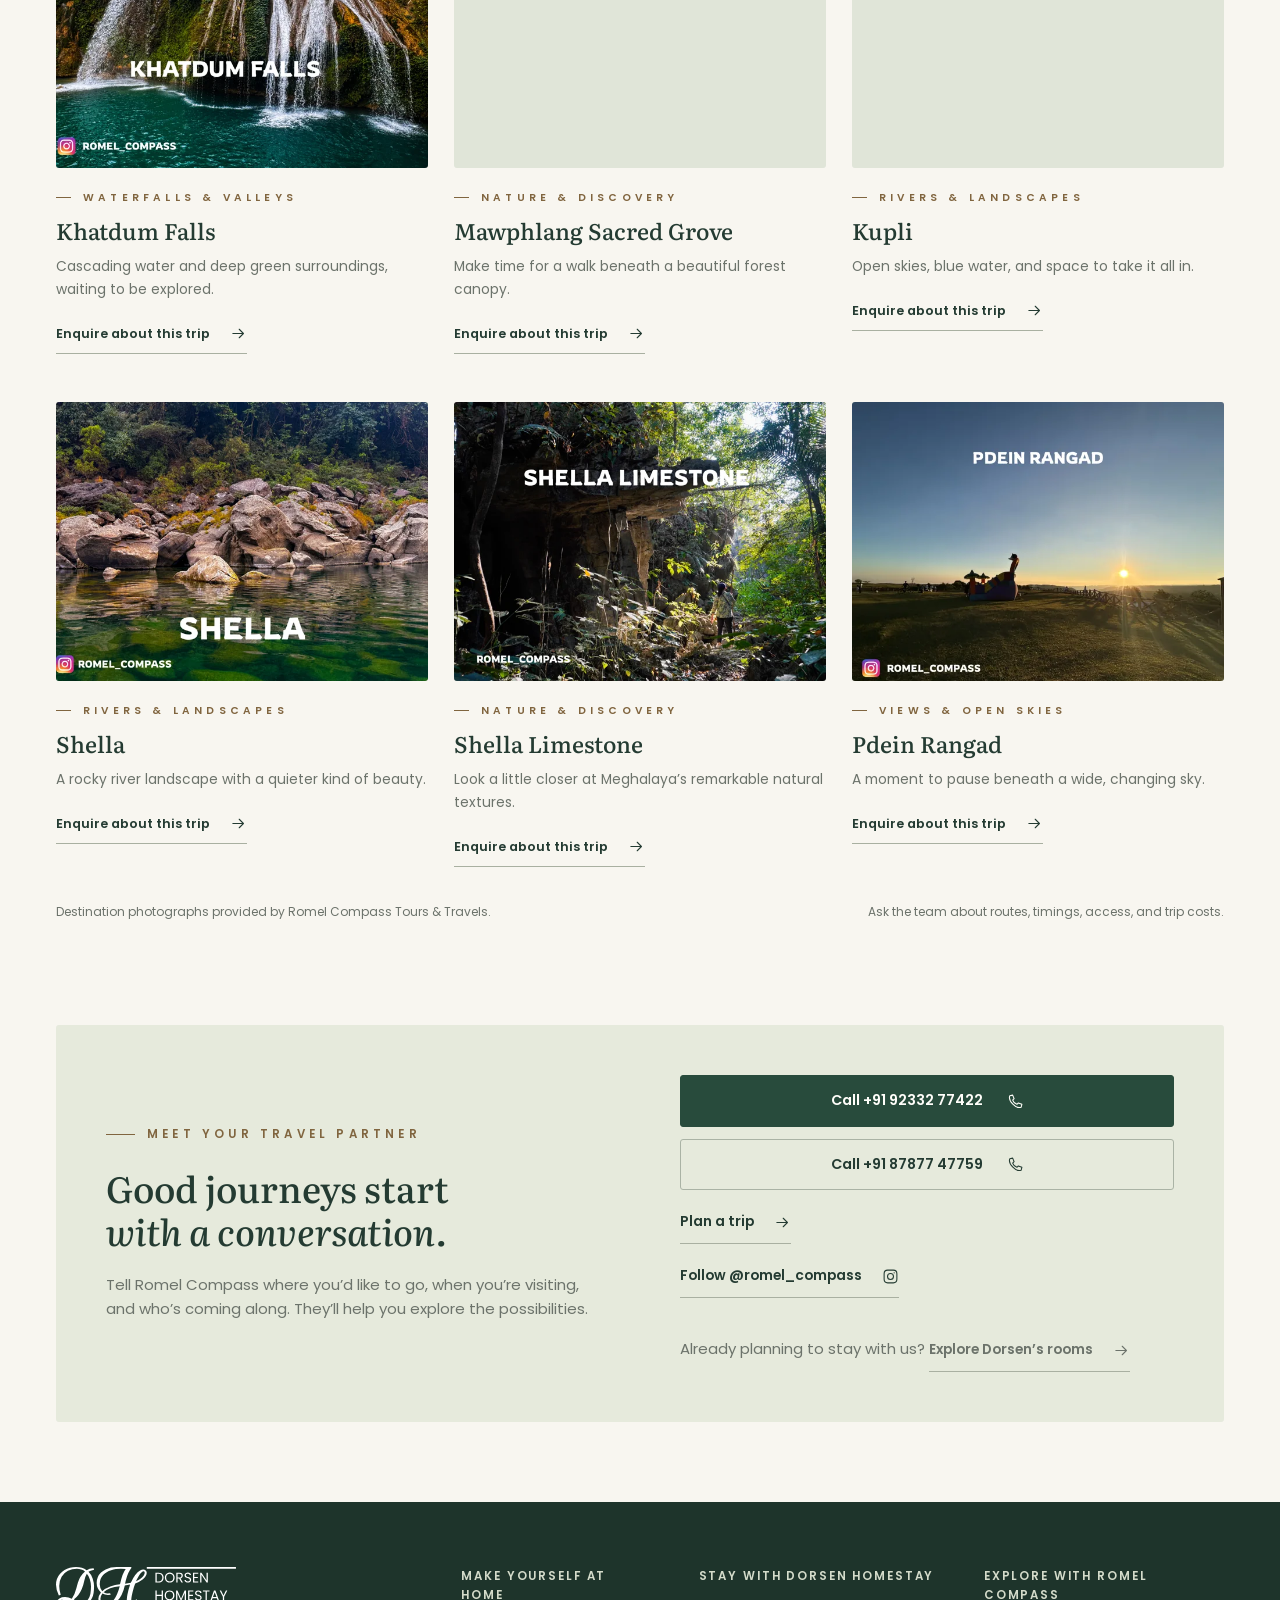
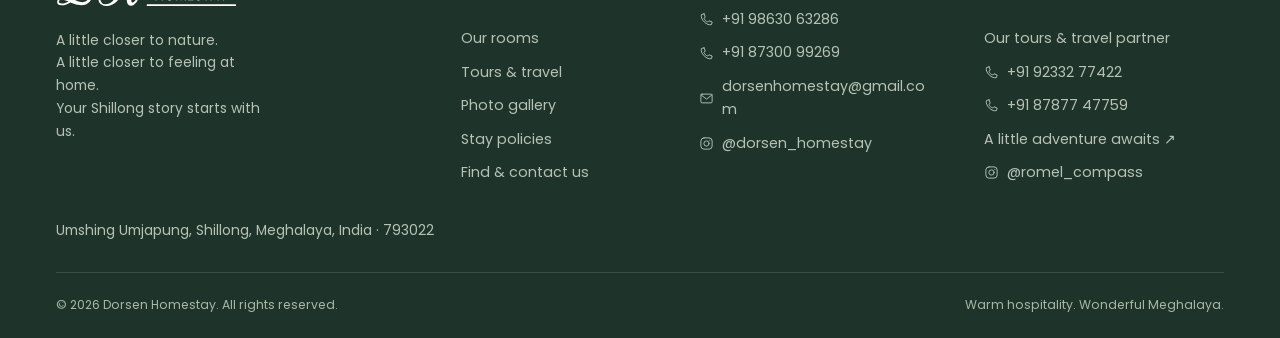
<file: tours/index.html>
<!doctype html>
<html lang="en">
  <head>
    <meta charset="UTF-8" />
    <meta name="viewport" content="width=device-width, initial-scale=1" />
    <meta name="theme-color" content="#284b3c" />
    <title>Explore Meghalaya | Romel Compass Tours & Travels</title>
    <meta
      name="description"
      content="Discover Meghalaya with Romel Compass, the travel partner of Dorsen Homestay. Browse destinations and arrange sightseeing, airport transfers, and your trip."
    />
    <link rel="canonical" href="https://dorsenhomestay.com/tours/" />
    <meta
      property="og:title"
      content="Explore Meghalaya | Romel Compass Tours & Travels"
    />
    <meta
      property="og:description"
      content="Discover Meghalaya with Romel Compass, the travel partner of Dorsen Homestay. Browse destinations and arrange sightseeing, airport transfers, and your trip."
    />
    <meta property="og:type" content="website" />
    <meta property="og:url" content="https://dorsenhomestay.com/tours/" />
    <meta property="og:site_name" content="Dorsen Homestay" />
    <meta property="og:locale" content="en_IN" />
    <meta
      property="og:image"
      content="https://dorsenhomestay.com/res/media/optimized/romel-compass-11-1280.webp"
    />
    <meta property="og:image:width" content="1280" />
    <meta property="og:image:height" content="960" />
    <meta
      property="og:image:alt"
      content="Nohkalikai Falls, photographed by Romel Compass Tours & Travels"
    />
    <meta name="twitter:card" content="summary_large_image" />
    <meta
      name="twitter:title"
      content="Explore Meghalaya | Romel Compass Tours & Travels"
    />
    <meta
      name="twitter:description"
      content="Discover Meghalaya with Romel Compass, the travel partner of Dorsen Homestay. Browse destinations and arrange sightseeing, airport transfers, and your trip."
    />
    <meta
      name="twitter:image"
      content="https://dorsenhomestay.com/res/media/optimized/romel-compass-11-1280.webp"
    />
    <link
      rel="icon"
      href="../res/media/logo/dorsen-homestay-favicon.svg"
      type="image/svg+xml"
    />
    <link
      rel="apple-touch-icon"
      href="../res/media/logo/dorsen-homestay-favicon.png"
    />
    <link rel="preconnect" href="https://fonts.googleapis.com" />
    <link rel="preconnect" href="https://fonts.gstatic.com" crossorigin />
    <link
      href="https://fonts.googleapis.com/css2?family=Literata:ital,opsz,wght@0,7..72,400;0,7..72,500;0,7..72,600;1,7..72,400;1,7..72,500;1,7..72,600&family=Poppins:ital,wght@0,400;0,500;0,600;0,700;1,400&display=swap"
      rel="stylesheet"
    />
    <link
      rel="preload"
      as="image"
      href="../res/media/optimized/shillong-1280.webp"
      imagesrcset="../res/media/optimized/shillong-640.webp 640w, ../res/media/optimized/shillong-1280.webp 1280w"
      imagesizes="100vw"
    />
    <link rel="stylesheet" href="../res/css/site.css?v=3" />
    <script>
      document.documentElement.classList.add("js");
    </script>
    <script src="../res/js/site.js?v=2" defer></script>
    <noscript
      ><style>
        .contact-tabs,
        .filter-bar {
          display: none;
        }
        .tour-enquiry[hidden] {
          display: block !important;
          margin-top: 30px;
        }
      </style></noscript
    >
    <script type="application/ld+json">
      {
        "@context": "https://schema.org",
        "@type": "TravelAgency",
        "name": "Romel Compass Tours & Travels",
        "image": "https://dorsenhomestay.com/res/media/optimized/romel-compass-11-1280.webp",
        "url": "https://dorsenhomestay.com/tours/",
        "telephone": "+91-92332-77422",
        "areaServed": "Meghalaya, India",
        "sameAs": ["https://www.instagram.com/romel_compass"]
      }
    </script>
  </head>
  <body>
    <svg
      aria-hidden="true"
      xmlns="http://www.w3.org/2000/svg"
      style="position: absolute; width: 0; height: 0; overflow: hidden"
    >
      <symbol id="icon-arrow" viewBox="0 0 24 24">
        <path d="M4 12h15m-6-6 6 6-6 6" />
      </symbol>
      <symbol id="icon-up-right" viewBox="0 0 24 24">
        <path d="M6 18 18 6M6 6h12v12" />
      </symbol>
      <symbol id="icon-down" viewBox="0 0 24 24">
        <path d="M12 4v15m-6-6 6 6 6-6" />
      </symbol>
      <symbol id="icon-pin" viewBox="0 0 24 24">
        <path d="M20 10c0 6-8 11-8 11S4 16 4 10a8 8 0 1 1 16 0Z" />
        <circle cx="12" cy="10" r="2.5" />
      </symbol>
      <symbol id="icon-bed" viewBox="0 0 24 24">
        <path d="M3 18V7m18 11V7M3 14h18M3 18v3m18-3v3M3 8h18M7 8v6m10-6v6" />
      </symbol>
      <symbol id="icon-people" viewBox="0 0 24 24">
        <circle cx="9" cy="7" r="3" />
        <path
          d="M3 20v-3a6 6 0 0 1 12 0v3M16 4a3 3 0 0 1 0 6m2 4a5 5 0 0 1 3 5v1"
        />
      </symbol>
      <symbol id="icon-leaf" viewBox="0 0 24 24">
        <path d="M19 3C8 3 3 7 4 14c1 5 6 7 10 4 5-4 5-10 5-15ZM4 21 15 9" />
      </symbol>
      <symbol id="icon-coffee" viewBox="0 0 24 24">
        <path
          d="M4 8h12v7a5 5 0 0 1-5 5H9a5 5 0 0 1-5-5V8Zm12 0h2a3 3 0 0 1 0 6h-2M2 22h18M7 2v3m5-3v3"
        />
      </symbol>
      <symbol id="icon-wifi" viewBox="0 0 24 24">
        <path
          d="M2 8a16 16 0 0 1 20 0M5 12a11 11 0 0 1 14 0m-11 4a6 6 0 0 1 8 0"
        />
        <circle cx="12" cy="20" r=".7" />
      </symbol>
      <symbol id="icon-car" viewBox="0 0 24 24">
        <path d="m4 10 2-6h12l2 6M3 10h18v8H3v-8Zm2 8v3m14-3v3M6 14h2m8 0h2" />
      </symbol>
      <symbol id="icon-balcony" viewBox="0 0 24 24">
        <path
          d="M3 14h18M4 21h16M5 14v7m5-7v7m4-7v7m5-7v7M7 11V3h10v8M12 3v8"
        />
      </symbol>
      <symbol id="icon-service" viewBox="0 0 24 24">
        <path d="M3 17a9 9 0 0 1 18 0H3Zm-1 4h20M12 5V3m-2 0h4" />
      </symbol>
      <symbol id="icon-compass" viewBox="0 0 24 24">
        <circle cx="12" cy="12" r="9" />
        <path d="m16 8-2 6-6 2 2-6 6-2Z" />
      </symbol>
      <symbol id="icon-phone" viewBox="0 0 24 24">
        <path d="m8 3-4 1c-3 7 9 19 16 16l1-4-5-2-2 2c-3-1-5-3-6-6l2-2-2-5Z" />
      </symbol>
      <symbol id="icon-mail" viewBox="0 0 24 24">
        <rect x="3" y="5" width="18" height="14" rx="2" />
        <path d="m3 6 9 7 9-7" />
      </symbol>
      <symbol id="icon-photo" viewBox="0 0 24 24">
        <rect x="3" y="4" width="18" height="16" rx="2" />
        <circle cx="8" cy="9" r="1.5" />
        <path d="m3 17 5-5 4 4 4-6 5 7" />
      </symbol>
      <symbol id="icon-close" viewBox="0 0 24 24">
        <path d="m6 6 12 12M6 18 18 6" />
      </symbol>
      <symbol id="icon-left" viewBox="0 0 24 24">
        <path d="m14 5-7 7 7 7" />
      </symbol>
      <symbol id="icon-right" viewBox="0 0 24 24">
        <path d="m10 5 7 7-7 7" />
      </symbol>
      <symbol id="icon-plane" viewBox="0 0 24 24">
        <path d="m22 2-7 20-4-9-9-4L22 2ZM11 13 22 2" />
      </symbol>
      <symbol id="icon-home" viewBox="0 0 24 24">
        <path d="m3 10 9-7 9 7M5 9v12h14V9M9 21v-8h6v8" />
      </symbol>
      <symbol id="icon-whatsapp" viewBox="0 0 24 24">
        <path
          fill="currentColor"
          stroke="none"
          d="M17.47 14.38c-.3-.15-1.76-.87-2.03-.97-.27-.1-.47-.15-.67.15-.2.3-.77.97-.94 1.16-.17.2-.35.22-.64.08-.3-.15-1.26-.47-2.39-1.48-.88-.79-1.48-1.76-1.65-2.06-.17-.3-.02-.46.13-.6.13-.14.3-.35.45-.52.15-.17.2-.3.3-.5.1-.2.05-.37-.02-.52-.08-.15-.67-1.61-.92-2.21-.24-.58-.49-.5-.67-.51-.17-.01-.37-.01-.57-.01-.2 0-.52.07-.79.37-.27.3-1.04 1.02-1.04 2.48s1.07 2.87 1.21 3.07c.15.2 2.1 3.2 5.08 4.49.71.31 1.26.49 1.69.62.71.23 1.36.2 1.87.12.57-.08 1.76-.72 2.01-1.41.25-.7.25-1.29.17-1.42-.07-.12-.27-.2-.57-.35Z"
        /><path
          fill="currentColor"
          stroke="none"
          d="M12 2C6.48 2 2 6.48 2 12c0 1.76.46 3.42 1.28 4.85L2 22l5.31-1.36A9.95 9.95 0 0 0 12 22c5.52 0 10-4.48 10-10S17.52 2 12 2Zm0 18.02c-1.6 0-3.09-.44-4.36-1.2l-.31-.19-3.15.83.84-3.08-.2-.32A7.94 7.94 0 0 1 4.01 12c0-4.42 3.58-8 8-8s8 3.58 8 8-3.6 8.02-8.01 8.02Z"
        />
      </symbol>
      <symbol id="icon-instagram" viewBox="0 0 24 24">
        <rect x="3" y="3" width="18" height="18" rx="5" />
        <circle cx="12" cy="12" r="4.2" />
        <circle cx="17.2" cy="6.8" r=".9" fill="currentColor" stroke="none" />
      </symbol>
    </svg>
    <a class="skip-link" href="#main">Skip to content</a>
    <header class="site-header">
      <div class="container header-inner">
        <a class="brand" href=".././" aria-label="Dorsen Homestay home"
          ><img
            src="../res/media/logo/dorsen-homestay-dark.svg"
            alt="Dorsen Homestay"
            width="176"
            height="38"
          /><span class="brand-caption">Shillong · Meghalaya</span></a
        >
        <nav class="site-nav" id="site-navigation" aria-label="Main navigation">
          <a href=".././">Home</a><a href="../rooms/">Rooms & Stay</a
          ><a href="../tours/" aria-current="page">Tours & Travel</a
          ><a href="../gallery/">Gallery</a><a href="../contact/">Contact</a>
          <div class="nav-mobile-contact">
            <a class="button" href="../contact/?interest=stay#enquiry"
              >Enquire about a stay<svg
                class="icon"
                aria-hidden="true"
                focusable="false"
              >
                <use href="#icon-arrow" /></svg
            ></a>
            <p>Your home in the hills.<br />Umshing, Shillong, Meghalaya</p>
          </div>
        </nav>
        <a class="button header-cta" href="../contact/?interest=stay#enquiry"
          >Enquire about a stay<svg
            class="icon"
            aria-hidden="true"
            focusable="false"
          >
            <use href="#icon-up-right" /></svg
        ></a>
        <button
          class="menu-toggle"
          type="button"
          aria-label="Open navigation"
          aria-expanded="false"
          aria-controls="site-navigation"
        >
          <span></span><span></span>
        </button>
      </div>
    </header>
    <main id="main" tabindex="-1">
      <section class="page-banner">
        <img
          class="page-banner-image"
          src="../res/media/optimized/shillong-1280.webp"
          srcset="
            ../res/media/optimized/shillong-640.webp   640w,
            ../res/media/optimized/shillong-1280.webp 1280w
          "
          sizes="100vw"
          width="1280"
          height="853"
          alt="The green valleys and cloud-covered hills of Meghalaya"
          fetchpriority="high"
          decoding="async"
        />
        <div class="container page-banner-content">
          <div class="eyebrow">Explore with Romel Compass</div>
          <h1>Let the hills<br /><em>take you somewhere.</em></h1>
          <p>
            Make room for a little adventure. Discover Meghalaya with Romel
            Compass Tours & Travels, our local travel partner.
          </p>
          <a class="button button-light" href="#destinations"
            >Find your next adventure<svg
              class="icon"
              aria-hidden="true"
              focusable="false"
            >
              <use href="#icon-arrow" /></svg
          ></a>
        </div>
      </section>
      <div class="container">
        <div class="tour-service-grid">
          <div class="tour-service">
            <svg class="icon" aria-hidden="true" focusable="false">
              <use href="#icon-plane" />
            </svg>
            <div>
              <h3>An easier arrival</h3>
              <p>Arrange airport pickup and drop-off with the travel team.</p>
            </div>
          </div>
          <div class="tour-service">
            <svg class="icon" aria-hidden="true" focusable="false">
              <use href="#icon-compass" />
            </svg>
            <div>
              <h3>Days of discovery</h3>
              <p>
                Talk through sightseeing options and places you’d love to see.
              </p>
            </div>
          </div>
          <div class="tour-service">
            <svg class="icon" aria-hidden="true" focusable="false">
              <use href="#icon-home" />
            </svg>
            <div>
              <h3>Stay along the way</h3>
              <p>
                Ask the team about accommodation arrangements for your trip.
              </p>
            </div>
          </div>
        </div>
      </div>
      <section class="section tour-destinations" id="destinations">
        <div class="container">
          <div class="section-head">
            <div>
              <div class="eyebrow">Where will your curiosity take you?</div>
              <h2>A world of <em>wonder.</em></h2>
            </div>
            <p>
              Start with a place that catches your eye. The Romel Compass team
              can help you plan the details.
            </p>
          </div>
          <div class="destination-grid">
            <article class="destination-card reveal">
              <a
                class="destination-photo"
                href="../res/media/optimized/romel-compass-11-1280.webp"
                data-gallery='[{"src": "../res/media/optimized/romel-compass-11-1280.webp", "alt": "Nohkalikai Falls \u2014 photograph from Romel Compass"}]'
                data-gallery-title="Nohkalikai Falls"
                aria-label="View photograph of Nohkalikai Falls"
                ><img
                  class=""
                  src="../res/media/optimized/romel-compass-11-1280.webp"
                  srcset="
                    ../res/media/optimized/romel-compass-11-640.webp   640w,
                    ../res/media/optimized/romel-compass-11-1280.webp 1280w
                  "
                  sizes="(max-width: 640px) 100vw, 33vw"
                  width="1280"
                  height="960"
                  alt="Nohkalikai Falls — Romel Compass Tours &amp; Travels"
                  loading="lazy"
                  decoding="async"
              /></a>
              <div class="destination-info">
                <div class="eyebrow">Waterfalls & valleys</div>
                <h3>Nohkalikai Falls</h3>
                <p>
                  A dramatic waterfall, green cliffs, and a view to linger over.
                </p>
                <a
                  class="text-link"
                  href="../contact/?interest=tours&amp;destination=Nohkalikai%20Falls#enquiry"
                  >Enquire about this trip<svg
                    class="icon"
                    aria-hidden="true"
                    focusable="false"
                  >
                    <use href="#icon-arrow" /></svg
                ></a>
              </div>
            </article>
            <article class="destination-card reveal">
              <a
                class="destination-photo"
                href="../res/media/optimized/romel-compass-9-1280.webp"
                data-gallery='[{"src": "../res/media/optimized/romel-compass-9-1280.webp", "alt": "Wari Chora \u2014 photograph from Romel Compass"}]'
                data-gallery-title="Wari Chora"
                aria-label="View photograph of Wari Chora"
                ><img
                  class=""
                  src="../res/media/optimized/romel-compass-9-1280.webp"
                  srcset="
                    ../res/media/optimized/romel-compass-9-640.webp   640w,
                    ../res/media/optimized/romel-compass-9-1280.webp 1280w
                  "
                  sizes="(max-width: 640px) 100vw, 33vw"
                  width="1280"
                  height="960"
                  alt="Wari Chora — Romel Compass Tours &amp; Travels"
                  loading="lazy"
                  decoding="async"
              /></a>
              <div class="destination-info">
                <div class="eyebrow">Rivers & canyons</div>
                <h3>Wari Chora</h3>
                <p>
                  Follow your curiosity into a world of water and towering green
                  walls.
                </p>
                <a
                  class="text-link"
                  href="../contact/?interest=tours&amp;destination=Wari%20Chora#enquiry"
                  >Enquire about this trip<svg
                    class="icon"
                    aria-hidden="true"
                    focusable="false"
                  >
                    <use href="#icon-arrow" /></svg
                ></a>
              </div>
            </article>
            <article class="destination-card reveal">
              <a
                class="destination-photo"
                href="../res/media/optimized/romel-compass-6-1280.webp"
                data-gallery='[{"src": "../res/media/optimized/romel-compass-6-1280.webp", "alt": "Umkar Living Root Bridge \u2014 photograph from Romel Compass"}]'
                data-gallery-title="Umkar Living Root Bridge"
                aria-label="View photograph of Umkar Living Root Bridge"
                ><img
                  class=""
                  src="../res/media/optimized/romel-compass-6-1280.webp"
                  srcset="
                    ../res/media/optimized/romel-compass-6-640.webp   640w,
                    ../res/media/optimized/romel-compass-6-1280.webp 1280w
                  "
                  sizes="(max-width: 640px) 100vw, 33vw"
                  width="1280"
                  height="960"
                  alt="Umkar Living Root Bridge — Romel Compass Tours &amp; Travels"
                  loading="lazy"
                  decoding="async"
              /></a>
              <div class="destination-info">
                <div class="eyebrow">Nature & discovery</div>
                <h3>Umkar Living Root Bridge</h3>
                <p>
                  Discover the extraordinary meeting of living roots and human
                  ingenuity.
                </p>
                <a
                  class="text-link"
                  href="../contact/?interest=tours&amp;destination=Umkar%20Living%20Root%20Bridge#enquiry"
                  >Enquire about this trip<svg
                    class="icon"
                    aria-hidden="true"
                    focusable="false"
                  >
                    <use href="#icon-arrow" /></svg
                ></a>
              </div>
            </article>
            <article class="destination-card reveal">
              <a
                class="destination-photo"
                href="../res/media/optimized/romel-compass-3-1280.webp"
                data-gallery='[{"src": "../res/media/optimized/romel-compass-3-1280.webp", "alt": "Khatdum Falls \u2014 photograph from Romel Compass"}]'
                data-gallery-title="Khatdum Falls"
                aria-label="View photograph of Khatdum Falls"
                ><img
                  class=""
                  src="../res/media/optimized/romel-compass-3-1280.webp"
                  srcset="
                    ../res/media/optimized/romel-compass-3-640.webp   640w,
                    ../res/media/optimized/romel-compass-3-1280.webp 1280w
                  "
                  sizes="(max-width: 640px) 100vw, 33vw"
                  width="1280"
                  height="960"
                  alt="Khatdum Falls — Romel Compass Tours &amp; Travels"
                  loading="lazy"
                  decoding="async"
              /></a>
              <div class="destination-info">
                <div class="eyebrow">Waterfalls & valleys</div>
                <h3>Khatdum Falls</h3>
                <p>
                  Cascading water and deep green surroundings, waiting to be
                  explored.
                </p>
                <a
                  class="text-link"
                  href="../contact/?interest=tours&amp;destination=Khatdum%20Falls#enquiry"
                  >Enquire about this trip<svg
                    class="icon"
                    aria-hidden="true"
                    focusable="false"
                  >
                    <use href="#icon-arrow" /></svg
                ></a>
              </div>
            </article>
            <article class="destination-card reveal">
              <a
                class="destination-photo"
                href="../res/media/optimized/romel-compass-5-1280.webp"
                data-gallery='[{"src": "../res/media/optimized/romel-compass-5-1280.webp", "alt": "Mawphlang Sacred Grove \u2014 photograph from Romel Compass"}]'
                data-gallery-title="Mawphlang Sacred Grove"
                aria-label="View photograph of Mawphlang Sacred Grove"
                ><img
                  class=""
                  src="../res/media/optimized/romel-compass-5-1280.webp"
                  srcset="
                    ../res/media/optimized/romel-compass-5-640.webp   640w,
                    ../res/media/optimized/romel-compass-5-1280.webp 1280w
                  "
                  sizes="(max-width: 640px) 100vw, 33vw"
                  width="1280"
                  height="960"
                  alt="Mawphlang Sacred Grove — Romel Compass Tours &amp; Travels"
                  loading="lazy"
                  decoding="async"
              /></a>
              <div class="destination-info">
                <div class="eyebrow">Nature & discovery</div>
                <h3>Mawphlang Sacred Grove</h3>
                <p>Make time for a walk beneath a beautiful forest canopy.</p>
                <a
                  class="text-link"
                  href="../contact/?interest=tours&amp;destination=Mawphlang%20Sacred%20Grove#enquiry"
                  >Enquire about this trip<svg
                    class="icon"
                    aria-hidden="true"
                    focusable="false"
                  >
                    <use href="#icon-arrow" /></svg
                ></a>
              </div>
            </article>
            <article class="destination-card reveal">
              <a
                class="destination-photo"
                href="../res/media/optimized/romel-compass-8-1280.webp"
                data-gallery='[{"src": "../res/media/optimized/romel-compass-8-1280.webp", "alt": "Kupli \u2014 photograph from Romel Compass"}]'
                data-gallery-title="Kupli"
                aria-label="View photograph of Kupli"
                ><img
                  class=""
                  src="../res/media/optimized/romel-compass-8-1280.webp"
                  srcset="
                    ../res/media/optimized/romel-compass-8-640.webp   640w,
                    ../res/media/optimized/romel-compass-8-1280.webp 1280w
                  "
                  sizes="(max-width: 640px) 100vw, 33vw"
                  width="1280"
                  height="960"
                  alt="Kupli — Romel Compass Tours &amp; Travels"
                  loading="lazy"
                  decoding="async"
              /></a>
              <div class="destination-info">
                <div class="eyebrow">Rivers & landscapes</div>
                <h3>Kupli</h3>
                <p>Open skies, blue water, and space to take it all in.</p>
                <a
                  class="text-link"
                  href="../contact/?interest=tours&amp;destination=Kupli#enquiry"
                  >Enquire about this trip<svg
                    class="icon"
                    aria-hidden="true"
                    focusable="false"
                  >
                    <use href="#icon-arrow" /></svg
                ></a>
              </div>
            </article>
            <article class="destination-card reveal">
              <a
                class="destination-photo"
                href="../res/media/optimized/romel-compass-4-1280.webp"
                data-gallery='[{"src": "../res/media/optimized/romel-compass-4-1280.webp", "alt": "Shella \u2014 photograph from Romel Compass"}]'
                data-gallery-title="Shella"
                aria-label="View photograph of Shella"
                ><img
                  class=""
                  src="../res/media/optimized/romel-compass-4-1280.webp"
                  srcset="
                    ../res/media/optimized/romel-compass-4-640.webp   640w,
                    ../res/media/optimized/romel-compass-4-1280.webp 1280w
                  "
                  sizes="(max-width: 640px) 100vw, 33vw"
                  width="1280"
                  height="960"
                  alt="Shella — Romel Compass Tours &amp; Travels"
                  loading="lazy"
                  decoding="async"
              /></a>
              <div class="destination-info">
                <div class="eyebrow">Rivers & landscapes</div>
                <h3>Shella</h3>
                <p>A rocky river landscape with a quieter kind of beauty.</p>
                <a
                  class="text-link"
                  href="../contact/?interest=tours&amp;destination=Shella#enquiry"
                  >Enquire about this trip<svg
                    class="icon"
                    aria-hidden="true"
                    focusable="false"
                  >
                    <use href="#icon-arrow" /></svg
                ></a>
              </div>
            </article>
            <article class="destination-card reveal">
              <a
                class="destination-photo"
                href="../res/media/optimized/romel-compass-10-1280.webp"
                data-gallery='[{"src": "../res/media/optimized/romel-compass-10-1280.webp", "alt": "Shella Limestone \u2014 photograph from Romel Compass"}]'
                data-gallery-title="Shella Limestone"
                aria-label="View photograph of Shella Limestone"
                ><img
                  class=""
                  src="../res/media/optimized/romel-compass-10-1280.webp"
                  srcset="
                    ../res/media/optimized/romel-compass-10-640.webp   640w,
                    ../res/media/optimized/romel-compass-10-1280.webp 1280w
                  "
                  sizes="(max-width: 640px) 100vw, 33vw"
                  width="1280"
                  height="960"
                  alt="Shella Limestone — Romel Compass Tours &amp; Travels"
                  loading="lazy"
                  decoding="async"
              /></a>
              <div class="destination-info">
                <div class="eyebrow">Nature & discovery</div>
                <h3>Shella Limestone</h3>
                <p>
                  Look a little closer at Meghalaya’s remarkable natural
                  textures.
                </p>
                <a
                  class="text-link"
                  href="../contact/?interest=tours&amp;destination=Shella%20Limestone#enquiry"
                  >Enquire about this trip<svg
                    class="icon"
                    aria-hidden="true"
                    focusable="false"
                  >
                    <use href="#icon-arrow" /></svg
                ></a>
              </div>
            </article>
            <article class="destination-card reveal">
              <a
                class="destination-photo"
                href="../res/media/optimized/romel-compass-7-1280.webp"
                data-gallery='[{"src": "../res/media/optimized/romel-compass-7-1280.webp", "alt": "Pdein Rangad \u2014 photograph from Romel Compass"}]'
                data-gallery-title="Pdein Rangad"
                aria-label="View photograph of Pdein Rangad"
                ><img
                  class=""
                  src="../res/media/optimized/romel-compass-7-1280.webp"
                  srcset="
                    ../res/media/optimized/romel-compass-7-640.webp   640w,
                    ../res/media/optimized/romel-compass-7-1280.webp 1280w
                  "
                  sizes="(max-width: 640px) 100vw, 33vw"
                  width="1280"
                  height="960"
                  alt="Pdein Rangad — Romel Compass Tours &amp; Travels"
                  loading="lazy"
                  decoding="async"
              /></a>
              <div class="destination-info">
                <div class="eyebrow">Views & open skies</div>
                <h3>Pdein Rangad</h3>
                <p>A moment to pause beneath a wide, changing sky.</p>
                <a
                  class="text-link"
                  href="../contact/?interest=tours&amp;destination=Pdein%20Rangad#enquiry"
                  >Enquire about this trip<svg
                    class="icon"
                    aria-hidden="true"
                    focusable="false"
                  >
                    <use href="#icon-arrow" /></svg
                ></a>
              </div>
            </article>
          </div>
          <div class="section-footnote">
            <span
              >Destination photographs provided by Romel Compass Tours &
              Travels.</span
            ><span
              >Ask the team about routes, timings, access, and trip costs.</span
            >
          </div>
        </div>
      </section>
      <section class="container" style="padding-bottom: 80px">
        <div class="partner-panel">
          <div>
            <div class="eyebrow">Meet your travel partner</div>
            <h2>Good journeys start<br /><em>with a conversation.</em></h2>
            <p>
              Tell Romel Compass where you’d like to go, when you’re visiting,
              and who’s coming along. They’ll help you explore the
              possibilities.
            </p>
          </div>
          <div class="partner-actions">
            <a class="button" href="tel:+919233277422"
              >Call +91 92332 77422<svg
                class="icon"
                aria-hidden="true"
                focusable="false"
              >
                <use href="#icon-phone" /></svg></a
            ><a class="button button-outline" href="tel:+918787747759"
              >Call +91 87877 47759<svg
                class="icon"
                aria-hidden="true"
                focusable="false"
              >
                <use href="#icon-phone" /></svg></a
            ><a class="text-link" href="../contact/?interest=tours#enquiry"
              >Plan a trip<svg
                class="icon"
                aria-hidden="true"
                focusable="false"
              >
                <use href="#icon-arrow" /></svg></a
            ><a
              class="text-link"
              href="https://www.instagram.com/romel_compass"
              target="_blank"
              rel="noopener"
              >Follow @romel_compass<svg
                class="icon"
                aria-hidden="true"
                focusable="false"
              >
                <use href="#icon-instagram" /></svg
            ></a>
            <p>
              Already planning to stay with us?
              <a class="text-link" href="../rooms/"
                >Explore Dorsen’s rooms<svg
                  class="icon"
                  aria-hidden="true"
                  focusable="false"
                >
                  <use href="#icon-arrow" /></svg
              ></a>
            </p>
          </div>
        </div>
      </section>
    </main>
    <footer class="site-footer">
      <div class="container">
        <div class="footer-grid">
          <div class="footer-brand">
            <a href=".././" aria-label="Dorsen Homestay home"
              ><img
                src="../res/media/logo/dorsen-homestay-light.svg"
                alt="Dorsen Homestay"
                width="180"
                height="40"
            /></a>
            <p>
              A little closer to nature.<br />A little closer to feeling at
              home.<br />Your Shillong story starts with us.
            </p>
          </div>
          <div>
            <h2 class="footer-heading">Make yourself at home</h2>
            <nav class="footer-links" aria-label="Footer navigation">
              <a href="../rooms/">Our rooms</a
              ><a href="../tours/">Tours & travel</a
              ><a href="../gallery/">Photo gallery</a
              ><a href="../#policy">Stay policies</a
              ><a href="../contact/">Find & contact us</a>
            </nav>
          </div>
          <div>
            <h2 class="footer-heading">Stay with Dorsen Homestay</h2>
            <div class="footer-links">
              <a href="tel:+919863063286"
                ><svg class="icon" aria-hidden="true" focusable="false">
                  <use href="#icon-phone" /></svg
                >+91 98630 63286</a
              ><a href="tel:+918730099269"
                ><svg class="icon" aria-hidden="true" focusable="false">
                  <use href="#icon-phone" /></svg
                >+91 87300 99269</a
              ><a href="mailto:dorsenhomestay@gmail.com"
                ><svg class="icon" aria-hidden="true" focusable="false">
                  <use href="#icon-mail" /></svg
                >dorsenhomestay@gmail.com</a
              ><a
                href="https://www.instagram.com/dorsen_homestay"
                target="_blank"
                rel="noopener"
                ><svg class="icon" aria-hidden="true" focusable="false">
                  <use href="#icon-instagram" /></svg
                >@dorsen_homestay</a
              >
            </div>
          </div>
          <div>
            <h2 class="footer-heading">Explore with Romel Compass</h2>
            <div class="footer-links">
              <p>Our tours & travel partner</p>
              <a href="tel:+919233277422"
                ><svg class="icon" aria-hidden="true" focusable="false">
                  <use href="#icon-phone" /></svg
                >+91 92332 77422</a
              ><a href="tel:+918787747759"
                ><svg class="icon" aria-hidden="true" focusable="false">
                  <use href="#icon-phone" /></svg
                >+91 87877 47759</a
              ><a href="../tours/">A little adventure awaits ↗</a
              ><a
                href="https://www.instagram.com/romel_compass"
                target="_blank"
                rel="noopener"
                ><svg class="icon" aria-hidden="true" focusable="false">
                  <use href="#icon-instagram" /></svg
                >@romel_compass</a
              >
            </div>
          </div></div>
        <div class="footer-address"><address>Umshing Umjapung, Shillong, Meghalaya, India · 793022</address></div>
        <div class="footer-bottom">
          <span>© 2026 Dorsen Homestay. All rights reserved.</span
          ><span>Warm hospitality. Wonderful Meghalaya.</span>
        </div>
      </div>
    </footer>
    <div class="mobile-bar" aria-label="Quick contact">
      <a class="button" href="../contact/?interest=tours#enquiry"
        >Plan a trip<svg class="icon" aria-hidden="true" focusable="false">
          <use href="#icon-arrow" /></svg
      ></a>
    </div>
    <dialog class="lightbox" aria-labelledby="lightbox-title">
      <div class="lightbox-header">
        <h2 class="lightbox-title" id="lightbox-title">Photo gallery</h2>
        <button
          class="icon-button"
          type="button"
          data-gallery-close
          aria-label="Close photo gallery"
        >
          <svg class="icon" aria-hidden="true" focusable="false">
            <use href="#icon-close" />
          </svg>
        </button>
      </div>
      <img class="lightbox-image" alt="" />
      <div class="lightbox-footer">
        <span class="lightbox-counter" aria-live="polite"></span>
        <div class="lightbox-controls">
          <button
            class="icon-button"
            type="button"
            data-gallery-prev
            aria-label="Previous photo"
          >
            <svg class="icon" aria-hidden="true" focusable="false">
              <use href="#icon-left" />
            </svg></button
          ><button
            class="icon-button"
            type="button"
            data-gallery-next
            aria-label="Next photo"
          >
            <svg class="icon" aria-hidden="true" focusable="false">
              <use href="#icon-right" />
            </svg>
          </button>
        </div>
      </div>
    </dialog>
    <div class="floating-actions">
      <div class="floating-popover" id="whatsapp-popover">
        <a
          class="floating-popover-link"
          href="https://wa.me/919863063286?text=Hi%20Dorsen%20Homestay%2C%20I%27d%20like%20to%20know%20more%20about%20staying%20with%20you."
          target="_blank"
          rel="noopener"
        >
          <svg class="icon" aria-hidden="true" focusable="false">
            <use href="#icon-whatsapp" />
          </svg>
          <span>Dorsen Homestay<small>+91 98630 63286</small></span>
        </a>
        <a
          class="floating-popover-link"
          href="https://wa.me/918787747759?text=Hi%20Romel%20Compass%2C%20I%27d%20like%20to%20know%20more%20about%20tours%20%26%20travel."
          target="_blank"
          rel="noopener"
        >
          <svg class="icon" aria-hidden="true" focusable="false">
            <use href="#icon-whatsapp" />
          </svg>
          <span>Romel Compass<small>+91 87877 47759</small></span>
        </a>
      </div>
      <button
        class="floating-button floating-whatsapp"
        type="button"
        aria-haspopup="true"
        aria-expanded="false"
        aria-controls="whatsapp-popover"
        aria-label="Chat on WhatsApp"
      >
        <svg class="icon" aria-hidden="true" focusable="false">
          <use href="#icon-whatsapp" />
        </svg>
      </button>
      <div class="floating-popover" id="instagram-popover">
        <a
          class="floating-popover-link"
          href="https://www.instagram.com/dorsen_homestay"
          target="_blank"
          rel="noopener"
        >
          <svg class="icon" aria-hidden="true" focusable="false">
            <use href="#icon-instagram" />
          </svg>
          <span>Dorsen Homestay<small>@dorsen_homestay</small></span>
        </a>
        <a
          class="floating-popover-link"
          href="https://www.instagram.com/romel_compass"
          target="_blank"
          rel="noopener"
        >
          <svg class="icon" aria-hidden="true" focusable="false">
            <use href="#icon-instagram" />
          </svg>
          <span>Romel Compass<small>@romel_compass</small></span>
        </a>
      </div>
      <button
        class="floating-button floating-instagram"
        type="button"
        aria-haspopup="true"
        aria-expanded="false"
        aria-controls="instagram-popover"
        aria-label="Follow us on Instagram"
      >
        <svg class="icon" aria-hidden="true" focusable="false">
          <use href="#icon-instagram" />
        </svg>
      </button>
      <div class="floating-popover" id="call-popover">
        <a class="floating-popover-link" href="tel:+919863063286">
          <svg class="icon" aria-hidden="true" focusable="false">
            <use href="#icon-phone" />
          </svg>
          <span>Dorsen Homestay<small>+91 98630 63286</small></span>
        </a>
        <a class="floating-popover-link" href="tel:+918787747759">
          <svg class="icon" aria-hidden="true" focusable="false">
            <use href="#icon-phone" />
          </svg>
          <span>Romel Compass<small>+91 87877 47759</small></span>
        </a>
      </div>
      <button
        class="floating-button floating-call"
        type="button"
        aria-haspopup="true"
        aria-expanded="false"
        aria-controls="call-popover"
        aria-label="Call us"
      >
        <svg class="icon" aria-hidden="true" focusable="false">
          <use href="#icon-phone" />
        </svg>
      </button>
    </div>
  </body>
</html>
</file>
<file: res/css/site.css>
@charset "UTF-8";

:root {
  --paper: #f8f6f0;
  --white: #fffefa;
  --ink: #243b32;
  --muted: #6c736b;
  --green: #284b3c;
  --green-dark: #1e382d;
  --gold: #ae8750;
  --line: #dedfd4;
  --serif: "Literata", Georgia, serif;
  --sans: "Poppins", Arial, sans-serif;
  /* Shared desktop type scale; compact sizes are set below 1000px. */
  --type-hero: 51px;
  --type-title: 42px;
  --type-section: 36px;
  --type-feature: 37.5px;
  --type-subheading: 27px;
  --type-card: 19.5px;
  --type-lead: 16.2px;
  --type-body: 15px;
  --type-small: 13.2px;
  --type-label: 11.7px;
  --type-caption: 11.1px;
  --type-button: 14.25px;
  --ease: cubic-bezier(.22, 1, .36, 1);
}
* { box-sizing: border-box; }
html { scroll-behavior: smooth; scroll-padding-top: 110px; }
body { margin: 0; background: var(--paper); color: var(--ink); -webkit-font-smoothing: antialiased; font: 400 var(--type-body)/1.65 var(--sans); }
body.menu-open, body.dialog-open { overflow: hidden; }
img { display: block; max-width: 100%; height: auto; }
a { color: inherit; text-decoration: none; }
button, input, select, textarea { font: inherit; }
button, select { cursor: pointer; }
button { color: inherit; }
button, a, input, select, textarea, summary { -webkit-tap-highlight-color: transparent; }
:focus-visible { outline: 3px solid var(--gold); outline-offset: 5px; }
::selection { background: #d8dfcd; color: var(--ink); }
[hidden] { display: none !important; }
h1, h2, h3, h4, p { margin: 0; }
h1, h2, h3, h4 { font-family: var(--serif); font-weight: 500; line-height: 1.2; }
h1 { font-size: var(--type-hero); letter-spacing: normal; }
h2 { font-size: var(--type-section); letter-spacing: normal; }
h3 { font-size: var(--type-subheading); letter-spacing: normal; }
p { color: var(--muted); }
em { font-weight: inherit; }
svg.icon { width: 21px; height: 21px; fill: none; stroke: currentColor; stroke-width: 1.5; stroke-linecap: round; stroke-linejoin: round; flex: 0 0 auto; }
.container { width: min(1200px, calc(100% - 112px)); margin-inline: auto; }
.section { padding-block: 104px; }
.eyebrow { display: flex; align-items: center; gap: 12px; margin-bottom: 22px; color: #80653f; text-transform: uppercase; font: 600 var(--type-label)/1.65 var(--sans); letter-spacing: 4.2px; }
.eyebrow::before { content: ""; width: 29px; height: 1px; background: currentColor; }
.button { display: inline-flex; align-items: center; justify-content: center; gap: 24px; min-height: 51px; padding: 13px 24px; border: 1px solid var(--green); border-radius: 3px; background: var(--green); color: var(--white); font-weight: 600; transition: background .25s, transform .25s var(--ease), border-color .25s; font-size: var(--type-button); line-height: 1.65; }
.button:hover { background: var(--green-dark); border-color: var(--green-dark); transform: translateY(-2px); }
.button .icon { width: 17px; height: 17px; }
.button-light { background: var(--paper); border-color: var(--paper); color: var(--ink); }
.button-light:hover { background: #e8ebde; border-color: #e8ebde; }
.button-outline { background: transparent; color: var(--ink); border-color: #aab3a5; }
.button-outline:hover { background: #e8ebde; border-color: var(--ink); }
.text-link { display: inline-flex; align-items: center; gap: 20px; padding-block: 9px; border-bottom: 1px solid #a9b0a1; font-weight: 600; transition: gap .25s; font-size: 13.8px; }
.text-link:hover { gap: 27px; }
.text-link .icon { width: 17px; height: 17px; }
.skip-link { position: fixed; top: -100px; left: 20px; z-index: 200; padding: 12px 20px; background: var(--white); }
.skip-link:focus { top: 12px; }
.site-header { position: sticky; top: 0; z-index: 40; height: 91px; background: rgba(248, 246, 240, .97); border-bottom: 1px solid transparent; transition: box-shadow .3s, border-color .3s; }
.site-header.is-scrolled { border-bottom-color: var(--line); box-shadow: 0 4px 25px #20382d08; }
.header-inner { height: 100%; display: flex; align-items: center; gap: 40px; }
.brand { display: flex; flex-direction: column; align-items: center; flex-shrink: 0; }
.brand img { width: 176px; height: 38px; object-fit: contain; }
.brand-caption { font-size: 10.5px; letter-spacing: .24em; text-transform: uppercase; color: #727969; margin-top: 3px; }
.site-nav { display: flex; align-items: center; gap: 30px; margin-left: auto; }
.site-nav a { font-weight: 500; position: relative; padding-block: 12px; white-space: nowrap; font-size: var(--type-body); }
.site-nav a::after { content: ""; position: absolute; bottom: 5px; left: 0; right: 100%; height: 1px; background: var(--gold); transition: right .3s; }
.site-nav a:hover::after, .site-nav a[aria-current="page"]::after { right: 0; }
.header-cta { min-height: 43px; padding: 10px 17px; gap: 16px; font-size: 12.75px; }
.menu-toggle { display: none; width: 44px; height: 44px; border: 1px solid var(--line); background: transparent; border-radius: 3px; padding: 11px; }
.menu-toggle span { display: block; width: 20px; height: 1px; background: var(--ink); margin-block: 5px; transition: transform .25s; }
.menu-toggle[aria-expanded="true"] span:first-child { transform: translateY(3px) rotate(45deg); }
.menu-toggle[aria-expanded="true"] span:last-child { transform: translateY(-3px) rotate(-45deg); }
.nav-mobile-contact { display: none; }
.hero { position: relative; color: white; min-height: min(720px, 80svh); display: flex; align-items: center; overflow: hidden; background: #334c3e; }
.hero-image, .explore-image, .page-banner-image { position: absolute; inset: 0; width: 100%; height: 100%; object-fit: cover; }
.hero-image { object-position: center 80%; animation: hero-settle 1.5s var(--ease) both; }
.hero::after { content: ""; position: absolute; inset: 0; background: linear-gradient(90deg, #102a26c9 0%, #102a2670 48%, #102a2618 100%), linear-gradient(0deg, #102a2655, transparent 60%); }
.hero-content { z-index: 1; position: relative; padding-top: 38px; padding-bottom: 92px; }
.hero .eyebrow { color: #efeee3; margin-bottom: 29px; font-size: 10.5px; letter-spacing: 3.6px; }
.hero h1 { max-width: 740px; font-size: var(--type-hero); font-style: italic; }
.hero h1 em { color: #e3e7d6; }
.hero-copy { color: #e3e9df; margin-top: 25px; font-size: var(--type-lead); line-height: 1.65; max-width: 460px; }
.hero-actions { display: flex; align-items: center; gap: 30px; margin-top: 32px; flex-wrap: wrap; }
.hero-actions .text-link { color: white; border-color: #cbd2c478; font-size: 13.8px; }
.hero-bottom { position: absolute; bottom: 27px; z-index: 2; left: 0; right: 0; display: flex; align-items: center; justify-content: space-between; font-size: var(--type-caption); text-transform: uppercase; letter-spacing: .15em; }
.hero-location { display: flex; align-items: center; gap: 8px; }
.hero-location .icon { width: 15px; }
.hero-scroll { display: flex; gap: 12px; align-items: center; }
.hero-note { position: absolute; z-index: 2; bottom: 94px; right: max(56px, calc((100% - 1200px)/2)); display: flex; align-items: center; gap: 18px; padding: 13px; padding-right: 24px; border: 1px solid #ffffff55; background: #f8f6f013; backdrop-filter: blur(12px); border-radius: 3px; transition: background .3s; }
.hero-note:hover { background: #f8f6f02a; }
.hero-note img { width: 78px; height: 86px; object-fit: cover; border-radius: 2px; }
.hero-note span { display: block; font-size: var(--type-caption); letter-spacing: .14em; text-transform: uppercase; color: #e1e6d9; }
.hero-note strong { display: block; font-family: var(--serif); font-weight: 500; line-height: 1.2; margin-top: 8px; font-size: 19.5px; }
.welcome-strip { border-bottom: 1px solid var(--line); }
.strip-inner { display: grid; grid-template-columns: 1.3fr 1fr 1fr 1fr; align-items: center; min-height: 100px; gap: 25px; }
.strip-title { font: italic 22.5px/1.2 var(--serif); }
.strip-item { display: flex; align-items: center; gap: 14px; padding-left: 27px; border-left: 1px solid var(--line); font-size: var(--type-small); }
.strip-item .icon { color: #897348; width: 24px; height: 24px; }
.strip-item strong { font-weight: inherit; }
.strip-item small { display: block; color: var(--muted); margin-top: 3px; font-size: var(--type-caption); }
.intro-grid { display: grid; grid-template-columns: 1fr 1fr; gap: 110px; align-items: center; }
.intro-photos { position: relative; padding-right: 65px; padding-bottom: 48px; }
.intro-photos .property-image { width: 100%; aspect-ratio: .94; object-fit: cover; border-radius: 3px; }
.intro-photos .detail-image { position: absolute; right: 0; bottom: 0; width: 48%; aspect-ratio: .96; object-fit: cover; border: 8px solid var(--paper); border-radius: 2px; }
.photo-caption { margin-top: 15px; font-size: var(--type-caption); letter-spacing: .12em; text-transform: uppercase; color: var(--muted); }
.intro-copy h2 { margin-bottom: 26px; font-size: var(--type-title); }
.intro-copy p + p { margin-top: 17px; }
.intro-copy .text-link { margin-top: 25px; }
.signature { color: var(--green); margin-top: 30px; font: italic 22.5px/1.4 var(--serif); }
.section-head { display: flex; align-items: flex-end; justify-content: space-between; gap: 36px; margin-bottom: 40px; }
.section-head .eyebrow { margin-bottom: 15px; }
.section-head > p { max-width: 335px; font-size: var(--type-body); }
.rooms-section { background: #efeee6; }
.room-grid { display: grid; grid-template-columns: repeat(3, minmax(0, 1fr)); gap: 27px; }
.room-card { min-width: 0; scroll-margin-top: 120px; background: var(--white); border-radius: 3px; overflow: hidden; }
.room-photo { display: block; position: relative; width: 100%; border: 0; padding: 0; background: #dbdacf; text-align: left; overflow: hidden; }
.room-photo img { width: 100%; aspect-ratio: 1.34; object-fit: cover; transition: transform .7s var(--ease); }
.room-photo:hover img { transform: scale(1.045); }
.room-tag { position: absolute; top: 16px; left: 16px; padding: 5px 11px; font-size: 10.5px; letter-spacing: .12em; text-transform: uppercase; background: #fffefaed; border-radius: 2px; }
.photo-count { position: absolute; bottom: 15px; right: 15px; background: #173426c2; color: white; display: flex; gap: 6px; align-items: center; padding: 5px 10px; font-size: 12px; border-radius: 2px; }
.photo-count .icon { width: 14px; height: 14px; }
.room-body { padding: 25px; }
.room-title-row { display: flex; align-items: center; justify-content: space-between; gap: 12px; }
.room-number { font-size: var(--type-caption); letter-spacing: .07em; color: var(--muted); white-space: nowrap; }
.room-card h3 { font-size: var(--type-card); }
.room-features { display: flex; flex-wrap: wrap; gap: 14px; color: var(--muted); margin-top: 15px; font-size: var(--type-small); }
.room-features span { display: inline-flex; gap: 6px; align-items: center; }
.room-features .icon { width: 15px; height: 15px; }
.room-body > p { margin-top: 17px; font-size: 13.8px; }
.room-bottom { display: flex; align-items: center; justify-content: space-between; margin-top: 24px; padding-top: 18px; border-top: 1px solid var(--line); gap: 10px; }
.room-price { font-weight: 600; font-size: 19.5px; font-family: var(--serif); font-style: italic; }
.room-price small { color: var(--muted); font-weight: 400; font-family: var(--sans); font-style: normal; font-size: var(--type-caption); }
.room-bottom .text-link { border-bottom: none; padding: 0; gap: 10px; font-size: 12.75px; }
.section-footnote { display: flex; justify-content: space-between; gap: 24px; margin-top: 25px; font-size: 12px; color: var(--muted); }
.amenity-heading { text-align: center; }
.amenity-heading .eyebrow { justify-content: center; }
.amenity-grid { display: grid; grid-template-columns: repeat(6, 1fr); margin-top: 48px; }
.amenity { text-align: center; padding: 10px 20px; border-right: 1px solid var(--line); }
.amenity:last-child { border: 0; }
.amenity .icon { width: 29px; height: 29px; margin: 0 auto 16px; color: #8b784e; }
.amenity span { display: block; font-size: var(--type-small); }
.explore-section { display: grid; grid-template-columns: 1.1fr 1fr; background: var(--green-dark); color: var(--paper); }
.explore-visual { min-height: 610px; position: relative; overflow: hidden; }
.explore-visual::after { content: ""; position: absolute; inset: 0; background: linear-gradient(0deg, #152d2c80, transparent 70%); }
.explore-visual .photo-caption { position: absolute; bottom: 30px; left: 45px; color: white; z-index: 1; }
.explore-content { display: flex; flex-direction: column; justify-content: center; align-items: flex-start; padding: 65px clamp(40px, 5vw, 85px); }
.explore-content .eyebrow { color: #c4c9ae; }
.explore-content h2 { font-size: var(--type-feature); }
.explore-content > p { color: #c6d1c5; margin-top: 25px; max-width: 360px; font-size: var(--type-body); }
.partner-mark { margin-top: 24px; display: flex; align-items: center; gap: 13px; }
.partner-mark > .icon { width: 35px; height: 35px; color: #c5bc96; }
.partner-mark strong { font: 500 24px/1.2 var(--serif); }
.partner-mark small { display: block; font-size: 10.5px; text-transform: uppercase; letter-spacing: .17em; color: #bdcbbd; }
.explore-content .button { margin-top: 32px; }
.destination-grid { display: grid; grid-template-columns: repeat(3, minmax(0, 1fr)); gap: 26px; }
.destination-card { min-width: 0; }
.destination-photo { position: relative; overflow: hidden; display: block; padding: 0; border: none; width: 100%; background: #e0e5d8; border-radius: 3px; }
.destination-photo img { width: 100%; aspect-ratio: 4 / 3; object-fit: contain; transition: transform .8s var(--ease); }
.destination-photo:hover img { transform: scale(1.025); }
.destination-info { padding: 21px 0 10px; }
.destination-info .eyebrow { font-size: 10.5px; margin-bottom: 11px; }
.destination-info .eyebrow::before { width: 15px; }
.destination-info h3 { font-size: 22.5px; }
.destination-info p { margin-top: 12px; font-size: 13.8px; }
.destination-info .text-link { margin-top: 12px; font-size: 12.75px; }
.gallery-section { background: #efeee6; }
.gallery-preview { display: grid; grid-template-columns: 1.3fr .8fr 1fr; gap: 18px; }
.gallery-preview .gallery-tile:first-child { grid-row: span 2; }
.gallery-preview .gallery-tile:nth-child(4) { grid-column: span 2; }
.gallery-tile { display: block; position: relative; overflow: hidden; min-width: 0; padding: 0; border: 0; background: #d5d8ca; border-radius: 3px; }
.gallery-tile img { width: 100%; height: 100%; min-height: 180px; object-fit: cover; transition: transform .8s var(--ease); }
.gallery-tile:hover img { transform: scale(1.035); }
.gallery-tile::after { content: "↗"; position: absolute; right: 14px; bottom: 14px; display: grid; place-items: center; width: 33px; height: 33px; border-radius: 50%; background: #fffefaeb; font-size: 18px; }
.gallery-preview { grid-template-rows: 205px 205px; }
.visit-grid { display: grid; grid-template-columns: .85fr 1fr; gap: 100px; align-items: center; }
.visit-copy p { margin-top: 23px; max-width: 355px; }
.visit-copy .text-link { margin-top: 25px; }
.address-line { display: flex; align-items: flex-start; gap: 12px; margin-top: 26px; font-size: var(--type-body); }
.address-line .icon { color: #8b784e; margin-top: 3px; }
.map-frame { width: 100%; height: 340px; border: 0; display: block; border-radius: 3px; background: #e3e7da; }
.contact-banner { background: #e7ebdd; padding-block: 52px; }
.contact-banner .container { display: flex; align-items: center; justify-content: space-between; gap: 30px; }
.contact-banner h2 { font-size: var(--type-section); }
.contact-banner p { margin-top: 10px; font-size: var(--type-body); }
.site-footer { background: #1e342b; color: #ebeee3; padding-top: 65px; }
.footer-grid { display: grid; grid-template-columns: 1.5fr .8fr 1fr 1fr; gap: 45px; padding-bottom: 35px; }
.footer-brand img { width: 180px; height: 40px; object-fit: contain; object-position: left; }
.footer-brand p { max-width: 220px; margin-top: 23px; color: #b7c2b4; font-size: 13.8px; }
.footer-heading { text-transform: uppercase; letter-spacing: .16em; margin-bottom: 22px; color: #d4dbca; font: 600 var(--type-label)/1.65 var(--sans); }
.footer-links { display: flex; flex-direction: column; gap: 10px; color: #b7c2b4; font-size: 14.25px; }
.footer-grid > div { min-width: 0; }
.footer-links a { overflow-wrap: anywhere; }
.footer-links a:has(.icon) { display: inline-flex; align-items: center; gap: 8px; }
.footer-links a .icon { width: 15px; height: 15px; flex: 0 0 auto; }
.footer-links a:hover { color: white; text-decoration: underline; text-underline-offset: 5px; }
.footer-links p { color: inherit; }
.footer-address { padding-bottom: 30px; color: #b7c2b4; font-size: 13.8px; }
.footer-address address { font-style: normal; }
.footer-bottom { display: flex; justify-content: space-between; gap: 25px; padding-block: 22px; border-top: 1px solid #dbe0cb24; color: #aab7a5; font-size: 12.3px; }
.mobile-bar { display: none; }
.floating-actions { position: fixed; right: 26px; bottom: 30px; z-index: 38; display: flex; flex-direction: column; align-items: flex-end; gap: 14px; }
.floating-button { position: relative; display: flex; align-items: center; justify-content: center; width: 56px; height: 56px; border: 0; border-radius: 50%; color: white; box-shadow: 0 10px 25px #17281f40; transition: transform .2s, box-shadow .2s; }
.floating-button:hover { transform: translateY(-2px); box-shadow: 0 14px 30px #17281f4d; }
.floating-button .icon { width: 26px; height: 26px; }
.floating-whatsapp { background: #25d366; }
.floating-whatsapp .icon { fill: currentColor; stroke: none; }
.floating-instagram { background: radial-gradient(circle at 30% 105%, #fdf497 0%, #fdf497 5%, #fd5949 45%, #d6249f 60%, #285aeb 90%); }
.floating-call { background: var(--green); }
.floating-popover { position: absolute; right: 0; bottom: calc(100% + 14px); width: 250px; background: var(--white); border: 1px solid var(--line); border-radius: 8px; box-shadow: 0 16px 40px #17281f33; padding: 8px; display: flex; flex-direction: column; gap: 4px; transform-origin: bottom right; opacity: 0; transform: translateY(10px) scale(.94); pointer-events: none; transition: opacity .18s var(--ease), transform .18s var(--ease); }
.floating-popover.is-open { opacity: 1; transform: none; pointer-events: auto; }
.floating-popover-link { display: flex; align-items: center; gap: 12px; padding: 10px; border-radius: 5px; font-size: 13.8px; font-weight: 600; }
.floating-popover-link:hover { background: #efeee6; }
.floating-popover-link .icon { width: 22px; height: 22px; flex-shrink: 0; color: var(--green); }
.floating-popover-link span { display: flex; flex-direction: column; gap: 2px; }
.floating-popover-link small { color: var(--muted); font-weight: 400; font-size: var(--type-caption); }
.page-intro { padding: 75px 0 55px; }
.breadcrumb { display: flex; gap: 10px; color: var(--muted); font-size: 12px; margin-bottom: 35px; }
.breadcrumb a { text-decoration: underline; text-underline-offset: 3px; }
.page-intro .eyebrow { margin-bottom: 17px; }
.page-intro h1 { font-size: var(--type-title); }
.page-intro p { max-width: 490px; margin-top: 22px; font-size: var(--type-body); }
.page-intro-row { display: flex; align-items: flex-end; justify-content: space-between; gap: 30px; }
.page-intro-note { max-width: 180px; text-align: right; font-size: var(--type-small); color: var(--muted); padding-bottom: 5px; }
.page-intro-note strong { display: block; color: var(--ink); font: 500 33px/1.2 var(--serif); }
.filter-bar { display: flex; align-items: center; justify-content: space-between; gap: 20px; padding-bottom: 25px; margin-bottom: 32px; border-bottom: 1px solid var(--line); }
.filter-buttons { display: flex; gap: 9px; flex-wrap: wrap; }
.filter-button, .contact-tab { border: 1px solid var(--line); border-radius: 3px; background: transparent; padding: 10px 20px; min-height: 42px; transition: background .2s, color .2s; font-size: var(--type-small); }
.filter-button:hover { background: #e8ebde; }
.filter-button[aria-pressed="true"], .contact-tab[aria-selected="true"] { background: var(--green); border-color: var(--green); color: white; }
.result-count { color: var(--muted); font-size: 12px; white-space: nowrap; }
.room-list { padding-bottom: 90px; }
.room-list .room-grid { row-gap: 35px; }
.room-list .room-card { border: 1px solid var(--line); }
.room-list .room-photo img { aspect-ratio: 1.3; }
.room-list .room-bottom { flex-wrap: wrap; }
.room-list .room-bottom .button { padding: 10px 13px; min-height: 40px; gap: 10px; font-size: 12.75px; }
.faq-section { background: #efeee6; }
.faq-grid { display: grid; grid-template-columns: .8fr 1.2fr; gap: 85px; }
.faq-grid > div > p { margin-top: 22px; font-size: var(--type-body); }
.faq-list details { border-bottom: 1px solid #d3d7c9; }
.faq-list summary { cursor: pointer; list-style: none; padding: 22px 34px 22px 0; position: relative; font-weight: 500; font-size: var(--type-body); }
.faq-list summary::-webkit-details-marker { display: none; }
.faq-list summary::after { content: "+"; position: absolute; right: 4px; font-size: 20px; font-weight: 400; top: 16px; }
.faq-list details[open] summary::after { content: "−"; }
.faq-list details p { padding: 0 30px 23px 0; font-size: 13.8px; }
.policy-section { background: #efeee6; border-bottom: 1px solid var(--line); }
.policy-grid { display: grid; grid-template-columns: .85fr 1.15fr; gap: 85px; align-items: start; }
.policy-intro > p { max-width: 360px; margin-top: 23px; }
.policy-intro .text-link { margin-top: 20px; }
.policy-times { margin: 30px 0 0; padding: 25px; background: var(--white); border: 1px solid var(--line); border-radius: 3px; }
.policy-times h3 { font-family: var(--sans); font-size: var(--type-small); font-weight: 600; margin-bottom: 20px; }
.policy-times dl { margin: 0; }
.policy-time + .policy-time { margin-top: 18px; padding-top: 18px; border-top: 1px solid var(--line); }
.policy-time dt { color: var(--muted); font-size: var(--type-small); margin-bottom: 6px; }
.policy-time dd { margin: 0; font-size: var(--type-body); font-weight: 500; }
.policy-list { border-top: 1px solid #d3d7c9; }
.policy-items { margin: 0; padding: 0 25px 23px 20px; color: var(--muted); font-size: 13.8px; line-height: 1.75; }
.policy-items li + li { margin-top: 12px; }
.policy-items li::marker { color: var(--gold); }
.policy-link { text-decoration: underline; text-underline-offset: 3px; color: var(--ink); }
.policy-link:hover { text-decoration-thickness: 2px; }
@media (max-width: 999px) {
  .policy-grid { gap: 40px; }
}
@media (max-width: 640px) {
  .policy-grid { grid-template-columns: 1fr; gap: 30px; }
  .policy-times { padding: 22px; }
}
.page-banner { min-height: 515px; position: relative; color: white; display: flex; align-items: center; overflow: hidden; background: var(--green-dark); }
.page-banner::after { content: ""; position: absolute; inset: 0; background: linear-gradient(90deg, #19362bea, #19362b35); }
.page-banner-content { position: relative; z-index: 1; padding-block: 65px; }
.page-banner .breadcrumb, .page-banner .eyebrow { color: #d6ddcd; }
.page-banner h1 { max-width: 800px; font-size: var(--type-hero); }
.page-banner p { color: #d1dacd; max-width: 430px; margin-top: 23px; font-size: var(--type-lead); }
.page-banner .button { margin-top: 27px; }
.tour-service-grid { display: grid; grid-template-columns: repeat(3, 1fr); border-bottom: 1px solid var(--line); padding-block: 35px; gap: 35px; }
.tour-service { display: flex; gap: 17px; align-items: flex-start; }
.tour-service > .icon { color: var(--gold); width: 27px; height: 27px; margin-top: 6px; }
.tour-service h3 { font-size: 22.5px; }
.tour-service p { margin-top: 7px; font-size: var(--type-small); }
.tour-destinations .destination-grid { row-gap: 38px; }
.partner-panel { display: grid; grid-template-columns: 1fr 1fr; gap: 80px; padding: 50px; background: #e6eadc; border-radius: 3px; align-items: center; }
.partner-panel h2 { font-size: var(--type-section); }
.partner-panel p { margin-top: 20px; font-size: var(--type-body); }
.partner-actions { display: flex; flex-direction: column; align-items: flex-start; gap: 12px; }
.partner-actions .button { width: 100%; }
.gallery-grid { display: grid; grid-template-columns: repeat(3, minmax(0, 1fr)); gap: 20px; padding-bottom: 90px; }
.gallery-grid .gallery-tile { aspect-ratio: 1.1; }
.gallery-grid .gallery-tile:nth-child(5n+1) { aspect-ratio: 1.1; }
.gallery-grid .gallery-tile img { min-height: 0; }
.contact-layout { display: grid; grid-template-columns: 1fr 1.05fr; gap: 90px; padding-bottom: 90px; align-items: start; }
.contact-detail { padding-block: 23px; border-bottom: 1px solid var(--line); }
.contact-detail:first-child { padding-top: 0; }
.contact-detail h2 { margin-bottom: 16px; font-size: var(--type-subheading); }
.contact-detail p { font-size: var(--type-body); }
.contact-detail .contact-link { display: flex; align-items: center; gap: 12px; width: fit-content; padding-block: 7px; overflow-wrap: anywhere; font-size: 14.25px; }
.contact-link:hover { text-decoration: underline; text-underline-offset: 4px; }
.contact-detail .contact-link .icon { width: 17px; height: 17px; color: #92744b; }
.enquiry-card { padding: 35px; background: var(--white); border: 1px solid var(--line); border-radius: 4px; scroll-margin-top: 110px; }
.enquiry-card h2 { font-size: var(--type-subheading); }
.enquiry-card > p { margin-top: 13px; font-size: var(--type-small); }
.contact-tabs { display: flex; gap: 8px; margin-block: 25px; padding-bottom: 23px; border-bottom: 1px solid var(--line); }
.contact-tab { flex: 1; }
.form-grid { display: grid; grid-template-columns: 1fr 1fr; gap: 19px 16px; }
.form-field { display: flex; flex-direction: column; gap: 6px; min-width: 0; }
.form-field.full { grid-column: 1 / -1; }
.form-field label { font-weight: 600; font-size: var(--type-small); }
.form-field label span { font-weight: 400; color: var(--muted); }
.form-field input, .form-field select, .form-field textarea { width: 100%; min-width: 0; border: 1px solid #d6dacf; background: #fbfbf6; border-radius: 2px; padding: 11px 12px; color: var(--ink); min-height: 44px; font-size: var(--type-body); }
.form-field textarea { resize: vertical; min-height: 100px; }
.form-field input:focus, .form-field select:focus, .form-field textarea:focus { border-color: var(--green); }
.form-submit { width: 100%; margin-top: 22px; }
.form-note { font-size: 12px; color: var(--muted); margin-top: 12px; }
.form-status { padding: 14px; background: #edf0e4; margin-top: 14px; font-size: var(--type-small); }
.tour-enquiry h3 { font-size: 24px; }
.tour-enquiry p { margin-block: 17px; font-size: var(--type-body); }
.tour-enquiry .button { width: 100%; margin-top: 10px; }
.tour-links { display: flex; flex-direction: column; align-items: flex-start; gap: 10px; }
.tour-interest { background: #edf0e4; padding: 12px 16px; margin-bottom: 22px; font-size: 13.8px; }
.contact-map { padding-bottom: 85px; }
.contact-map .map-frame { height: 400px; }
.lightbox { padding: 0; border: 0; width: min(1000px, calc(100% - 48px)); max-height: calc(100svh - 48px); border-radius: 5px; background: #172920; color: white; overflow: auto; }
.lightbox::backdrop { background: #0e1c16ed; backdrop-filter: blur(6px); }
.lightbox-header { display: flex; justify-content: space-between; align-items: center; gap: 20px; padding: 14px 22px; }
.lightbox-title { font: 500 22.5px/1.2 var(--serif); }
.icon-button { display: inline-flex; align-items: center; justify-content: center; width: 44px; height: 44px; border: 1px solid #ffffff40; border-radius: 50%; background: transparent; color: white; flex-shrink: 0; }
.icon-button:hover { background: #ffffff20; }
.lightbox-image { width: 100%; height: min(66svh, 620px); object-fit: contain; background: #101e17; }
.lightbox-footer { display: flex; justify-content: space-between; align-items: center; padding: 15px 22px; gap: 20px; }
.lightbox-counter { font-size: var(--type-small); color: #d3decd; }
.lightbox-controls { display: flex; gap: 10px; }
.reveal { opacity: 1; transform: none; }
.motion-ready .reveal { opacity: 0; transform: translateY(22px); transition: opacity .8s var(--ease), transform .8s var(--ease); }
.motion-ready .reveal.is-visible { opacity: 1; transform: none; }
@keyframes hero-settle { from { transform: scale(1.04); } to { transform: scale(1); } }
@media (min-width: 1600px) { .hero { min-height: 760px; } }
@media (max-width: 1150px) {
  .container { width: calc(100% - 72px); }
  .header-inner { gap: 25px; }
  .site-nav { gap: 22px; }
  .brand img { width: 155px; }
  .header-cta { padding-inline: 13px; gap: 10px; font-size: 12.75px; }
  .intro-grid { gap: 65px; }
  .hero-note { right: 36px; }
  .room-body { padding: 20px; }
  .room-title-row { display: block; }
  .room-number { display: block; margin-top: 5px; }
  .room-features { gap: 10px; font-size: var(--type-small); }
  .visit-grid { gap: 60px; }
  .footer-grid { gap: 30px; }
  .contact-layout { gap: 50px; }
}
@media (max-width: 999px) {
  :root {
    --type-hero: 32.25px;
    --type-title: 33px;
    --type-section: 28.5px;
    --type-feature: 30px;
    --type-subheading: 25.5px;
    --type-lead: 14.4px;
  }
  .site-header { height: 79px; }
  .header-inner { gap: 18px; }
  .header-cta { margin-left: auto; font-size: 12.75px; }
  .menu-toggle { display: block; }
  .js .site-nav { display: none; position: fixed; top: 79px; left: 0; right: 0; bottom: 0; flex-direction: column; align-items: stretch; gap: 0; margin: 0; padding: 28px 36px; background: var(--paper); overflow-y: auto; }
  .js .site-nav.is-open { display: flex; }
  .js .site-nav > a { padding: 12px 0; border-bottom: 1px solid var(--line); font: 500 22.5px/1.65 var(--sans); }
  .site-nav a::after { display: none; }
  .js .site-nav a[aria-current="page"] { color: #94713e; }
  .nav-mobile-contact { display: block; margin-top: 32px; }
  .nav-mobile-contact p { font-size: 13.8px; margin-top: 20px; }
  html:not(.js) .site-header { height: auto; position: relative; }
  html:not(.js) .header-inner { flex-wrap: wrap; padding-block: 15px; }
  html:not(.js) .site-nav { order: 3; width: 100%; flex-wrap: wrap; gap: 20px; }
  html:not(.js) .menu-toggle { display: none; }
  .hero { min-height: 650px; }
  .hero h1 { font-size: var(--type-hero); font-style: italic; }
  .hero-note { bottom: 85px; padding: 9px 15px 9px 9px; gap: 10px; }
  .hero-note img { width: 60px; height: 72px; }
  .hero-note strong { font-size: 19.5px; }
  .strip-inner { grid-template-columns: repeat(3, 1fr); gap: 15px; }
  .strip-title { display: none; font: italic 22.5px/1.2 var(--serif); }
  .strip-item { padding-left: 18px; font-size: var(--type-small); }
  .strip-item:nth-child(2) { padding-left: 0; border: 0; }
  .section { padding-block: 75px; }
  .intro-grid { gap: 45px; }
  .intro-photos { padding-right: 35px; padding-bottom: 35px; }
  .intro-photos .property-image { aspect-ratio: .74; }
  .intro-photos .detail-image { width: 55%; }
  .intro-copy p { font-size: var(--type-body); }
  .room-grid { grid-template-columns: repeat(2, minmax(0, 1fr)); gap: 22px; }
  .rooms-section .room-card:last-child { display: none; }
  .room-title-row { display: flex; }
  .amenity-grid { grid-template-columns: repeat(3, 1fr); row-gap: 35px; }
  .amenity:nth-child(3) { border: 0; }
  .explore-visual { min-height: 570px; }
  .explore-content { padding: 45px 35px; }
  .destination-grid { gap: 20px; }
  .destination-info h3 { font-size: 22.5px; }
  .gallery-preview { grid-template-rows: 165px 165px; }
  .gallery-tile img { min-height: 0; }
  .visit-grid { gap: 40px; }
  .footer-grid { grid-template-columns: 1.3fr 1fr; gap: 40px 55px; }
  .contact-banner h2 { font-size: var(--type-section); }
  .faq-grid { gap: 45px; }
  .partner-panel { gap: 40px; padding: 35px; }
  .contact-layout { gap: 35px; grid-template-columns: .8fr 1fr; }
  .enquiry-card { padding: 24px; }
}
@media (max-width: 640px) {
  html { scroll-padding-top: 88px; }
  body { padding-bottom: 65px; font: 400 var(--type-body)/1.65 var(--sans); }
  .container { width: calc(100% - 40px); }
  .section { padding-block: 60px; }
  .site-header { height: 73px; }
  .brand img { width: 141px; height: 32px; }
  .brand-caption { font-size: 10.5px; }
  .header-cta { display: none; font-size: 12.75px; }
  .menu-toggle { margin-left: auto; }
  .js .site-nav { top: 73px; padding: 20px; }
  .hero { min-height: 655px; min-height: max(600px, min(760px, calc(100svh - 138px))); }
  .hero::after { background: linear-gradient(90deg, #102a26bc, #102a2655), linear-gradient(0deg, #102a2680, transparent 60%); }
  .hero-image { object-position: 46% 78%; }
  .hero-content { padding-top: 45px; padding-bottom: 160px; }
  .hero .eyebrow { margin-bottom: 25px; font-size: 10.5px; letter-spacing: 3.6px; }
  .hero h1 { font-size: var(--type-hero); font-style: italic; }
  .hero-copy { margin-top: 20px; font-size: var(--type-lead); line-height: 1.65; max-width: 460px; }
  .hero-actions { gap: 23px; margin-top: 26px; flex-wrap: wrap; }
  .hero-actions .button { padding-inline: 18px; gap: 15px; font-size: var(--type-button); }
  .hero-actions .text-link { gap: 12px; font-size: 13.8px; }
  .hero-note { bottom: 60px; right: 20px; left: 20px; padding: 9px; padding-right: 18px; gap: 14px; }
  .hero-note img { width: 52px; height: 50px; }
  .hero-note strong { margin-top: 3px; font-size: 19.5px; }
  .hero-note strong br { display: none; }
  .hero-note span { font-size: 10.5px; }
  .hero-note > .icon { margin-left: auto; }
  .hero-bottom { bottom: 20px; font-size: 10.5px; letter-spacing: .07em; }
  .hero-scroll { gap: 6px; }
  .hero-scroll .icon { width: 14px; }
  .strip-inner { grid-template-rows: auto auto auto; row-gap: 6px; column-gap: 8px; min-height: auto; padding-block: 28px 24px; text-align: center; }
  .strip-item { display: contents; font-size: var(--type-small); }
  .strip-item > div { display: contents; }
  .strip-item .icon { grid-row: 1; width: 19px; height: 19px; margin-inline: auto; }
  .strip-item strong { grid-row: 2; display: block; }
  .strip-item small { grid-row: 3; font-size: var(--type-caption); margin-top: 0; }
  .intro-grid { grid-template-columns: 1fr; gap: 37px; }
  .intro-photos { padding-right: 55px; padding-bottom: 35px; }
  .intro-photos .property-image { aspect-ratio: 1.02; }
  .intro-photos .detail-image { width: 45%; aspect-ratio: .94; border-width: 6px; }
  .intro-copy p { font-size: var(--type-body); }
  h2 { font-size: var(--type-section); letter-spacing: normal; }
  .eyebrow { margin-bottom: 17px; font: 600 var(--type-label)/1.65 var(--sans); letter-spacing: 4.2px; }
  .section-head { display: block; margin-bottom: 30px; }
  .section-head > .text-link { margin-top: 20px; }
  .section-head > p { margin-top: 18px; font-size: var(--type-body); }
  .room-grid { grid-template-columns: 1fr; gap: 24px; }
  .rooms-section .room-card:last-child { display: block; }
  .room-photo img { aspect-ratio: 1.44; }
  .room-body { padding: 23px; }
  .room-title-row { display: flex; }
  .room-features { gap: 17px; font-size: var(--type-small); }
  .section-footnote { flex-direction: column; gap: 8px; }
  .amenity-grid { margin-top: 30px; row-gap: 25px; }
  .amenity { padding-inline: 8px; }
  .amenity span { font-size: var(--type-small); }
  .amenity .icon { width: 25px; height: 25px; margin-bottom: 10px; }
  .amenity-heading h2 { font-size: var(--type-section); }
  .explore-section { grid-template-columns: 1fr; }
  .explore-visual { min-height: 320px; }
  .explore-visual .photo-caption { left: 23px; bottom: 22px; }
  .explore-content { padding: 45px 25px 50px; }
  .explore-content h2 { font-size: var(--type-feature); }
  .explore-content > p { max-width: 100%; font-size: var(--type-body); }
  .destination-grid { grid-template-columns: 1fr; gap: 30px; }
  .destination-info h3 { font-size: 22.5px; }
  .gallery-preview { grid-template-columns: 1fr 1fr; grid-template-rows: 195px 155px; gap: 11px; }
  .gallery-preview .gallery-tile:first-child { grid-row: auto; }
  .gallery-preview .gallery-tile:nth-child(4) { grid-column: auto; }
  .visit-grid { grid-template-columns: 1fr; gap: 35px; }
  .map-frame { height: 300px; }
  .contact-banner { padding-block: 40px; }
  .contact-banner .container { align-items: flex-start; flex-direction: column; gap: 25px; }
  .contact-banner h2 { font-size: var(--type-section); }
  .site-footer { padding-top: 48px; }
  .footer-grid { gap: 30px; padding-bottom: 35px; grid-template-columns: 1fr; }
  .footer-brand p { max-width: 285px; margin-top: 17px; font-size: 13.8px; }
  .footer-heading { margin-bottom: 15px; font: 600 var(--type-label)/1.65 var(--sans); }
  .footer-links { gap: 9px; font-size: 14.25px; }
  .footer-bottom { flex-direction: column; gap: 8px; padding-block: 20px; font-size: 12.3px; }
  .mobile-bar { position: fixed; display: flex; align-items: center; bottom: 0; left: 0; right: 0; z-index: 35; min-height: 65px; padding: 9px 20px calc(9px + env(safe-area-inset-bottom)); background: var(--paper); border-top: 1px solid var(--line); gap: 15px; }
  .mobile-bar .button { flex: 1; min-height: 43px; font-size: 12.75px; gap: 12px; padding: 10px 14px; }
  body.menu-open .mobile-bar { display: none; }
  .floating-actions { right: 16px; bottom: calc(65px + env(safe-area-inset-bottom) + 16px); gap: 12px; }
  .floating-button { width: 50px; height: 50px; }
  .floating-button .icon { width: 23px; height: 23px; }
  .floating-popover { width: 225px; }
  body.menu-open .floating-actions { display: none; }
  .page-intro { padding: 40px 0 35px; }
  .breadcrumb { margin-bottom: 28px; font-size: var(--type-caption); }
  .page-intro h1 { font-size: var(--type-title); }
  .page-intro-row { align-items: flex-start; }
  .page-intro-note { display: none; }
  .filter-bar { align-items: flex-start; flex-direction: column; gap: 14px; margin-bottom: 25px; padding-bottom: 20px; }
  .filter-button { padding: 9px 15px; font-size: var(--type-small); }
  .room-list { padding-bottom: 60px; }
  .room-list .room-photo img { aspect-ratio: 1.4; }
  .faq-grid { grid-template-columns: 1fr; gap: 25px; }
  .faq-list summary { font-size: var(--type-body); }
  .page-banner { min-height: 530px; }
  .page-banner-content { padding-block: 38px; }
  .page-banner h1 { font-size: var(--type-hero); }
  .page-banner .eyebrow { font-size: 10.5px; }
  .tour-service-grid { grid-template-columns: 1fr; gap: 25px; }
  .tour-service p { max-width: 270px; font-size: var(--type-small); }
  .partner-panel { grid-template-columns: 1fr; gap: 25px; padding: 30px 23px; }
  .partner-panel h2 { font-size: var(--type-section); }
  .gallery-grid { grid-template-columns: 1fr 1fr; gap: 12px; padding-bottom: 55px; }
  .gallery-tile::after { width: 26px; height: 26px; font-size: 16px; bottom: 8px; right: 8px; }
  .form-field input, .form-field select, .form-field textarea { font-size: 16px; }
  .contact-layout { grid-template-columns: 1fr; gap: 38px; padding-bottom: 50px; }
  .enquiry-card { padding: 25px 20px; }
  .contact-map { padding-bottom: 55px; }
  .contact-map .map-frame { height: 310px; }
  .lightbox { width: calc(100% - 20px); max-height: calc(100svh - 30px); }
  .lightbox-header, .lightbox-footer { padding: 12px 15px; }
  .lightbox-title { font: 500 22.5px/1.2 var(--serif); }
  .lightbox-image { height: 54svh; }
}
@media (max-width: 370px) {
  .container { width: calc(100% - 32px); }
  .hero h1 { font-size: var(--type-hero); font-style: italic; }
  .hero { min-height: 700px; }
  .hero-actions { gap: 16px; row-gap: 22px; flex-wrap: wrap; margin-bottom: 10px; }
  .hero-note { right: 16px; left: 16px; }
  .hero-scroll { display: none; }
  .room-features { gap: 12px; font-size: var(--type-small); }
  .form-grid { grid-template-columns: 1fr; }
}
@media (prefers-reduced-motion: reduce) {
  *, *::before, *::after { animation: none !important; transition: none !important; scroll-behavior: auto !important; }
  .motion-ready .reveal { opacity: 1; transform: none; }
}
</file>
